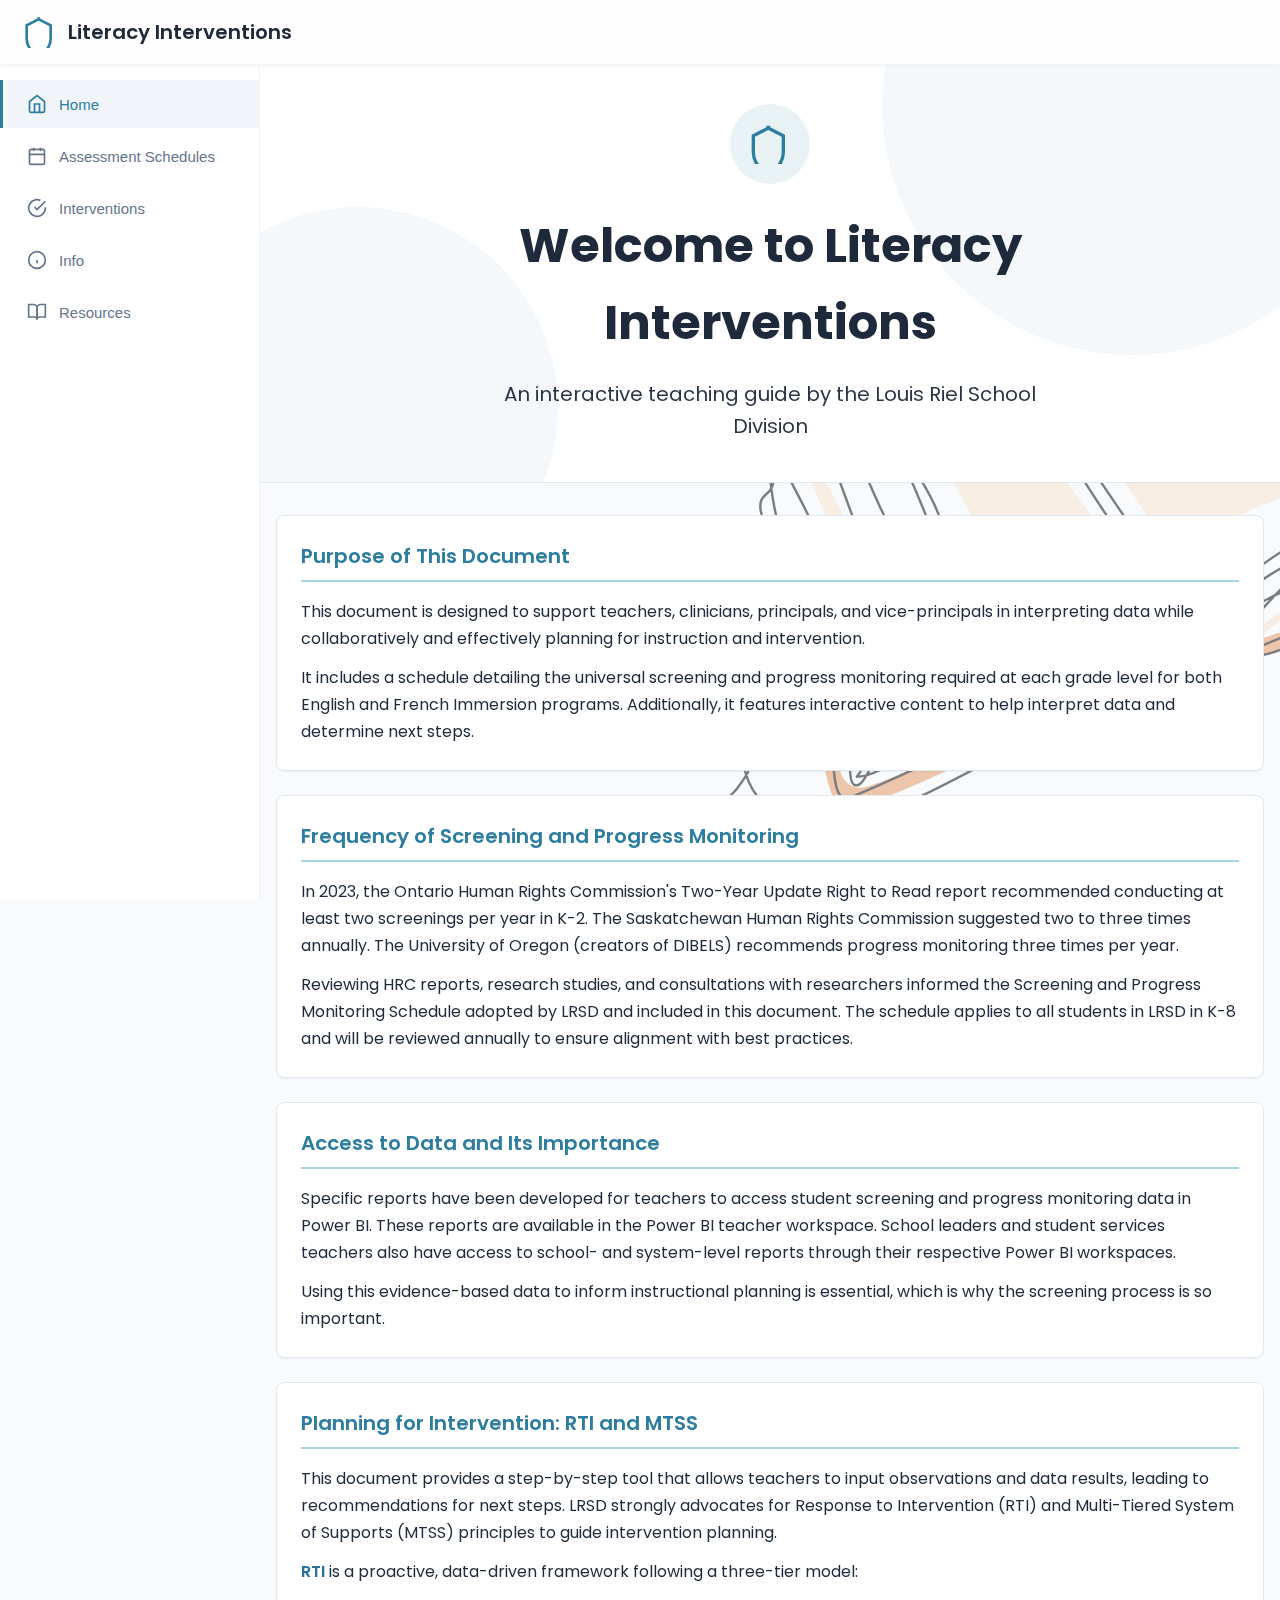
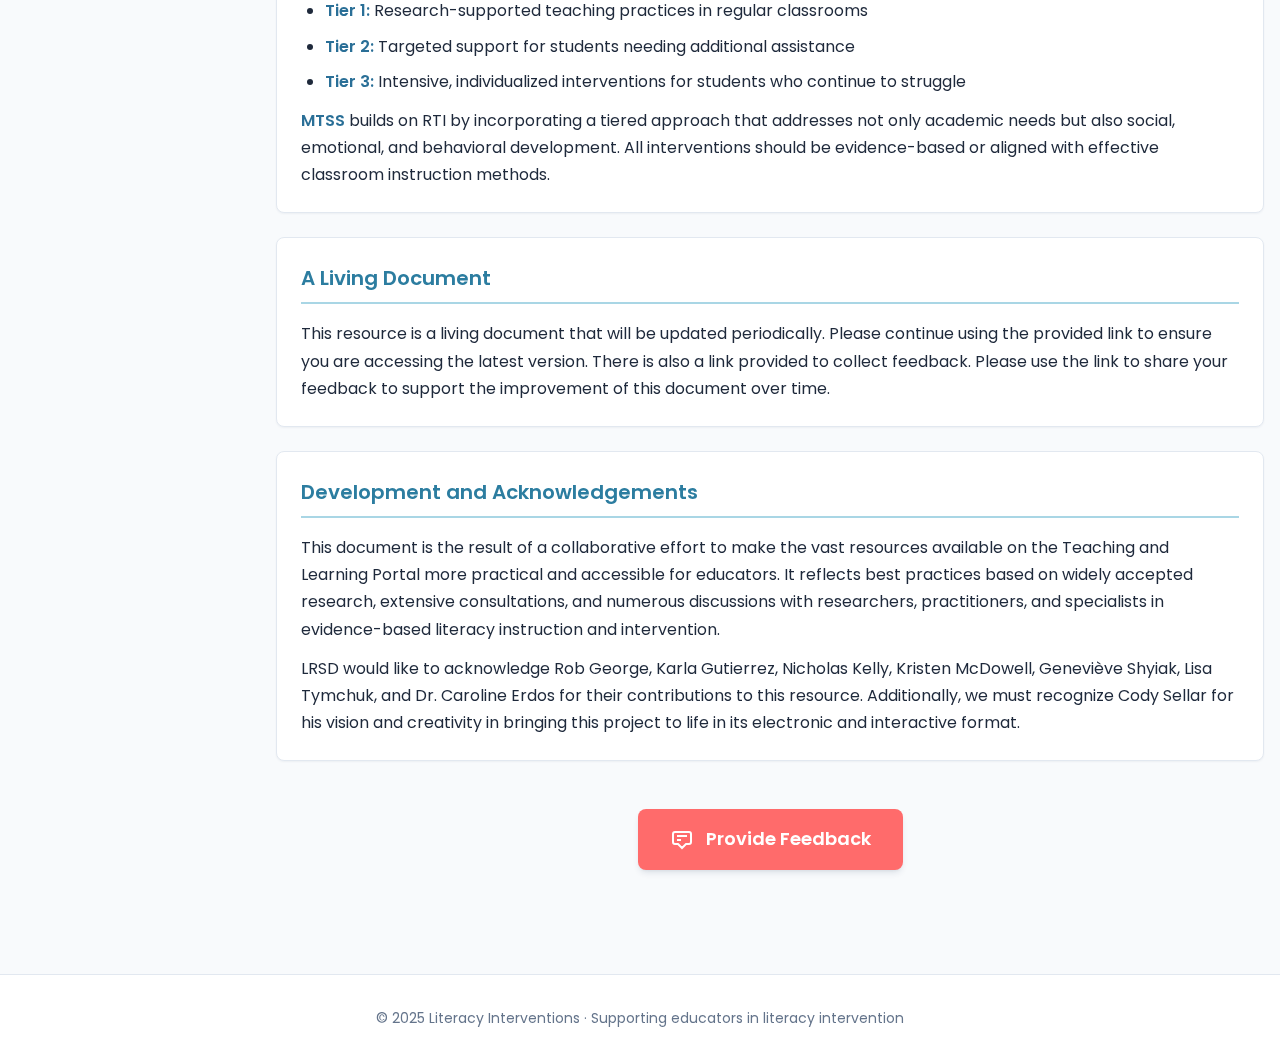
<file: index.html>
<!DOCTYPE html>
<html lang="en">
<head>
    <meta charset="UTF-8">
    <meta name="viewport" content="width=device-width, initial-scale=1.0">
    <title>Literacy Interventions - Interactive Teaching Guide</title>
    <link rel="preconnect" href="https://fonts.googleapis.com">
    <link rel="preconnect" href="https://fonts.gstatic.com" crossorigin>
    <link href="https://fonts.googleapis.com/css2?family=Poppins:wght@300;400;500;600;700&display=swap" rel="stylesheet">
    <link rel="stylesheet" href="styles.css">
</head>
<body>
    <!-- Top Navigation -->
    <nav class="top-nav">
        <div class="nav-container">
            <div class="logo-section">
                <svg class="logo-icon" viewBox="0 0 24 24" fill="none" stroke="currentColor" stroke-width="2">
                    <path d="M12 2L2 7v10c0 5.55 3.84 10.74 9 12 5.16-1.26 9-6.45 9-12V7l-10-5z"/>
                </svg>
                <h1 class="logo-text">Literacy Interventions</h1>
            </div>
            
            <div class="nav-links">
                <button class="nav-link active" data-page="home">Home</button>
                <button class="nav-link" data-page="assessment-schedules">Assessment Schedules</button>
                <button class="nav-link" data-page="interventions">Interventions</button>
                <button class="nav-link" data-page="info">Info</button>
                <button class="nav-link" data-page="resources">Resources</button>
            </div>

            <button class="mobile-menu-btn" aria-label="Menu">
                <span></span>
                <span></span>
                <span></span>
            </button>
        </div>
    </nav>

    <!-- Sidebar Navigation -->
    <aside class="sidebar">
        <nav class="sidebar-nav">
            <button class="sidebar-item active" data-page="home">
                <svg class="sidebar-icon" viewBox="0 0 24 24" fill="none" stroke="currentColor" stroke-width="2">
                    <path d="M3 9l9-7 9 7v11a2 2 0 01-2 2H5a2 2 0 01-2-2z"/>
                    <path d="M9 22V12h6v10"/>
                </svg>
                <span class="sidebar-label">Home</span>
            </button>
            <button class="sidebar-item" data-page="assessment-schedules">
                <svg class="sidebar-icon" viewBox="0 0 24 24" fill="none" stroke="currentColor" stroke-width="2">
                    <rect x="3" y="4" width="18" height="18" rx="2" ry="2"/>
                    <path d="M16 2v4M8 2v4M3 10h18"/>
                </svg>
                <span class="sidebar-label">Assessment Schedules</span>
            </button>
            <button class="sidebar-item" data-page="interventions">
                <svg class="sidebar-icon" viewBox="0 0 24 24" fill="none" stroke="currentColor" stroke-width="2">
                    <path d="M22 11.08V12a10 10 0 11-5.93-9.14"/>
                    <path d="M22 4L12 14.01l-3-3"/>
                </svg>
                <span class="sidebar-label">Interventions</span>
            </button>
            <button class="sidebar-item" data-page="info">
                <svg class="sidebar-icon" viewBox="0 0 24 24" fill="none" stroke="currentColor" stroke-width="2">
                    <circle cx="12" cy="12" r="10"/>
                    <path d="M12 16v-4M12 8h.01"/>
                </svg>
                <span class="sidebar-label">Info</span>
            </button>
            <button class="sidebar-item" data-page="resources">
                <svg class="sidebar-icon" viewBox="0 0 24 24" fill="none" stroke="currentColor" stroke-width="2">
                    <path d="M2 3h6a4 4 0 014 4v14a3 3 0 00-3-3H2z"/>
                    <path d="M22 3h-6a4 4 0 00-4 4v14a3 3 0 013-3h7z"/>
                </svg>
                <span class="sidebar-label">Resources</span>
            </button>
        </nav>
    </aside>

    <!-- Mobile Navigation Overlay -->
    <div class="mobile-nav-overlay">
        <div class="mobile-nav-content">
            <button class="mobile-nav-item active" data-page="home">
                <span>Home</span>
                <svg viewBox="0 0 24 24" fill="none" stroke="currentColor" stroke-width="2">
                    <path d="M9 18l6-6-6-6"/>
                </svg>
            </button>
            <button class="mobile-nav-item" data-page="assessment-schedules">
                <span>Assessment Schedules</span>
                <svg viewBox="0 0 24 24" fill="none" stroke="currentColor" stroke-width="2">
                    <path d="M9 18l6-6-6-6"/>
                </svg>
            </button>
            <button class="mobile-nav-item" data-page="interventions">
                <span>Interventions</span>
                <svg viewBox="0 0 24 24" fill="none" stroke="currentColor" stroke-width="2">
                    <path d="M9 18l6-6-6-6"/>
                </svg>
            </button>
            <button class="mobile-nav-item" data-page="info">
                <span>Info</span>
                <svg viewBox="0 0 24 24" fill="none" stroke="currentColor" stroke-width="2">
                    <path d="M9 18l6-6-6-6"/>
                </svg>
            </button>
            <button class="mobile-nav-item" data-page="resources">
                <span>Resources</span>
                <svg viewBox="0 0 24 24" fill="none" stroke="currentColor" stroke-width="2">
                    <path d="M9 18l6-6-6-6"/>
                </svg>
            </button>
        </div>
    </div>

    <!-- Main Content -->
    <main class="main-content">
        
        <!-- Home Section -->
        <section id="home-section" class="content-section active">
            <div class="home-hero">
                <div class="hero-content">
                    <div class="hero-icon">
                        <svg viewBox="0 0 24 24" fill="none" stroke="currentColor" stroke-width="2" aria-hidden="true" role="presentation">
                            <path d="M12 2L2 7v10c0 5.55 3.84 10.74 9 12 5.16-1.26 9-6.45 9-12V7l-10-5z"/>
                        </svg>
                    </div>
                    <h1 class="hero-title">Welcome to Literacy Interventions</h1>
                    <p class="hero-subtitle">An interactive teaching guide by the Louis Riel School Division</p>
                </div>
            </div>

            <div class="home-content">
                <div class="content-card">
                    <h2 class="section-heading">Purpose of This Document</h2>
                    <p>This document is designed to support teachers, clinicians, principals, and vice-principals in interpreting data while collaboratively and effectively planning for instruction and intervention.</p>
                    <p>It includes a schedule detailing the universal screening and progress monitoring required at each grade level for both English and French Immersion programs. Additionally, it features interactive content to help interpret data and determine next steps.</p>
                </div>

                <div class="content-card">
                    <h2 class="section-heading">Frequency of Screening and Progress Monitoring</h2>
                    <p>In 2023, the Ontario Human Rights Commission's Two-Year Update Right to Read report recommended conducting at least two screenings per year in K-2. The Saskatchewan Human Rights Commission suggested two to three times annually. The University of Oregon (creators of DIBELS) recommends progress monitoring three times per year.</p>
                    <p>Reviewing HRC reports, research studies, and consultations with researchers informed the Screening and Progress Monitoring Schedule adopted by LRSD and included in this document. The schedule applies to all students in LRSD in K-8 and will be reviewed annually to ensure alignment with best practices.</p>
                </div>

                <div class="content-card">
                    <h2 class="section-heading">Access to Data and Its Importance</h2>
                    <p>Specific reports have been developed for teachers to access student screening and progress monitoring data in Power BI. These reports are available in the Power BI teacher workspace. School leaders and student services teachers also have access to school- and system-level reports through their respective Power BI workspaces.</p>
                    <p>Using this evidence-based data to inform instructional planning is essential, which is why the screening process is so important.</p>
                </div>

                <div class="content-card">
                    <h2 class="section-heading">Planning for Intervention: RTI and MTSS</h2>
                    <p>This document provides a step-by-step tool that allows teachers to input observations and data results, leading to recommendations for next steps. LRSD strongly advocates for Response to Intervention (RTI) and Multi-Tiered System of Supports (MTSS) principles to guide intervention planning.</p>
                    <p><strong>RTI</strong> is a proactive, data-driven framework following a three-tier model:</p>
                    <ul>
                        <li><strong>Tier 1:</strong> Research-supported teaching practices in regular classrooms</li>
                        <li><strong>Tier 2:</strong> Targeted support for students needing additional assistance</li>
                        <li><strong>Tier 3:</strong> Intensive, individualized interventions for students who continue to struggle</li>
                    </ul>
                    <p><strong>MTSS</strong> builds on RTI by incorporating a tiered approach that addresses not only academic needs but also social, emotional, and behavioral development. All interventions should be evidence-based or aligned with effective classroom instruction methods.</p>
                </div>

                <div class="content-card">
                    <h2 class="section-heading">A Living Document</h2>
                    <p>This resource is a living document that will be updated periodically. Please continue using the provided link to ensure you are accessing the latest version. There is also a link provided to collect feedback. Please use the link to share your feedback to support the improvement of this document over time.</p>
                </div>

                <div class="content-card">
                    <h2 class="section-heading">Development and Acknowledgements</h2>
                    <p>This document is the result of a collaborative effort to make the vast resources available on the Teaching and Learning Portal more practical and accessible for educators. It reflects best practices based on widely accepted research, extensive consultations, and numerous discussions with researchers, practitioners, and specialists in evidence-based literacy instruction and intervention.</p>
                    <p>LRSD would like to acknowledge Rob George, Karla Gutierrez, Nicholas Kelly, Kristen McDowell, Geneviève Shyiak, Lisa Tymchuk, and Dr. Caroline Erdos for their contributions to this resource. Additionally, we must recognize Cody Sellar for his vision and creativity in bringing this project to life in its electronic and interactive format.</p>
                </div>

                <div class="feedback-section">
                    <a href="https://forms.gle/your-feedback-form" target="_blank" rel="noopener noreferrer" class="feedback-button">
                        <svg viewBox="0 0 24 24" fill="none" stroke="currentColor" stroke-width="2" aria-hidden="true" role="presentation">
                            <path d="M7 8h10M7 12h4m1 8l-4-4H5a2 2 0 01-2-2V6a2 2 0 012-2h14a2 2 0 012 2v8a2 2 0 01-2 2h-3l-4 4z"/>
                        </svg>
                        Provide Feedback
                    </a>
                </div>
            </div>
        </section>
        
        <!-- Interventions Section with Filterable Menu -->
        <section id="interventions-section" class="content-section">
            <!-- Interventions Options Screen -->
            <div id="interventions-options-screen" class="interventions-options">
                <div class="interventions-header-compact">
                    <h2 class="section-title">Interventions & Assessments</h2>
                    <p class="section-subtitle">Choose how you would like to access interventions and assessments</p>
                </div>
                
                <div class="interventions-options-grid">
                    <button class="intervention-option-card intervention-option-featured" onclick="openInteractiveFlowchart()" aria-label="Open Interactive Flowchart - Guided decision making through all intervention tiers">
                        <div class="option-icon">
                            <svg viewBox="0 0 24 24" fill="none" stroke="currentColor" stroke-width="2" aria-hidden="true">
                                <path d="M12 2v4m0 12v4M4.93 4.93l2.83 2.83m8.48 8.48l2.83 2.83M2 12h4m12 0h4M4.93 19.07l2.83-2.83m8.48-8.48l2.83-2.83"/>
                            </svg>
                        </div>
                        <div class="option-content">
                            <h3>Interactive Flowchart</h3>
                            <p>Guided decision making through intervention tiers</p>
                        </div>
                        <div class="card-arrow">
                            <svg viewBox="0 0 24 24" fill="none" stroke="currentColor" stroke-width="2" aria-hidden="true">
                                <path d="M9 18l6-6-6-6"/>
                            </svg>
                        </div>
                    </button>

                    <button class="intervention-option-card" onclick="openInterventionsMenuView()" aria-label="Open Interventions Menu - Search and filter interventions and assessments by criteria">
                        <div class="option-icon">
                            <svg viewBox="0 0 24 24" fill="none" stroke="currentColor" stroke-width="2" aria-hidden="true">
                                <path d="M4 6h16M4 12h16M4 18h16"/>
                            </svg>
                        </div>
                        <div class="option-content">
                            <h3>Interventions Menu</h3>
                            <p>Search and filter by criteria</p>
                        </div>
                        <div class="card-arrow">
                            <svg viewBox="0 0 24 24" fill="none" stroke="currentColor" stroke-width="2" aria-hidden="true">
                                <path d="M9 18l6-6-6-6"/>
                            </svg>
                        </div>
                    </button>
                </div>
            </div>

            <!-- Interventions Menu View (hidden by default) -->
            <div id="interventions-menu-full-view" class="interventions-detail-view" style="display: none;">
                <div class="dropdown-wizard">
                    <div class="dropdown-wizard-header">
                        <button class="back-btn-minimal" onclick="returnToInterventionsOptions()" aria-label="Back">
                            <svg viewBox="0 0 24 24" fill="none" stroke="currentColor" stroke-width="2">
                                <path d="M19 12H5M12 19l-7-7 7-7"/>
                            </svg>
                        </button>
                        <span class="wizard-title">Find Interventions</span>
                        <button class="reset-btn-minimal" onclick="restartMenu()" aria-label="Reset">
                            <svg viewBox="0 0 24 24" fill="none" stroke="currentColor" stroke-width="2">
                                <path d="M3 12a9 9 0 0 1 9-9 9.75 9.75 0 0 1 6.74 2.74L21 8"/>
                                <path d="M21 3v5h-5"/>
                            </svg>
                        </button>
                    </div>
                    
                    <!-- Inline Dropdowns Row -->
                    <div class="dropdown-row">
                        <!-- Language filter hidden per requirements -->
                        <div class="dropdown-group dropdown-group-small" style="display: none;">
                            <label for="language-filter">Program</label>
                            <select id="language-filter" class="styled-select" onchange="onLanguageFilterChange(this.value)">
                                <option value="">All</option>
                                <option value="English">English</option>
                                <option value="French">French Immersion</option>
                            </select>
                        </div>
                        
                        <div class="dropdown-group">
                            <label for="screener-select">Screener</label>
                            <select id="screener-select" class="styled-select" onchange="onScreenerDropdownChange(this.value)">
                                <option value="">Select...</option>
                                <optgroup label="English">
                                    <option value="DIBELS">DIBELS (K-6)</option>
                                    <option value="CTOPP-2">CTOPP-2 (K-3)</option>
                                </optgroup>
                                <optgroup label="French Immersion">
                                    <option value="THaFoL">THaFoL (K-3)</option>
                                    <option value="IDAPEL">IDAPEL (K-3)</option>
                                </optgroup>
                            </select>
                        </div>
                        
                        <div class="dropdown-group">
                            <label for="subtest-select">Subtest</label>
                            <select id="subtest-select" class="styled-select" disabled onchange="onSubtestDropdownChange(this.value)">
                                <option value="">Select...</option>
                            </select>
                        </div>
                        
                        <div class="dropdown-group">
                            <label for="pillar-select">Pillar</label>
                            <select id="pillar-select" class="styled-select" disabled onchange="onPillarDropdownChange(this.value)">
                                <option value="">Select...</option>
                            </select>
                        </div>
                        
                        <div class="dropdown-group">
                            <label for="type-select">Type</label>
                            <select id="type-select" class="styled-select" disabled onchange="onTypeDropdownChange(this.value)">
                                <option value="">Select...</option>
                                <option value="Assessment">Assessment</option>
                                <option value="Intervention">Intervention</option>
                            </select>
                        </div>
                    </div>
                    
                    <!-- Compact Results Section -->
                    <div id="dropdown-results" class="dropdown-results" style="display: none;">
                        <div class="results-header-compact">
                            <span id="results-count-compact">0 results</span>
                        </div>
                        <div id="results-list-compact" class="results-list-compact"></div>
                    </div>
                </div>
            </div>
            
            <!-- Flowchart View Container -->
            <div id="flowchart-container" class="flowchart-view-hidden"></div>
        </section>

        <!-- Assessment Schedules Section -->
        <section id="assessment-schedules-section" class="content-section">
            <div class="hero-area">
                <h2 class="section-title">Assessment Schedules</h2>
                <p class="section-subtitle">Literacy assessment timing and schedules for different programs and grade levels</p>
                
                <!-- View Toggle -->
                <div class="schedule-toggle" role="tablist" aria-label="Schedule view options">
                    <button 
                        class="toggle-segment active" 
                        role="tab" 
                        aria-selected="true" 
                        aria-controls="schedule-calendar-view"
                        data-view="calendar"
                        id="calendar-tab">
                        Calendar
                    </button>
                    <button 
                        class="toggle-segment" 
                        role="tab" 
                        aria-selected="false" 
                        aria-controls="schedule-table-view"
                        data-view="table"
                        id="table-tab">
                        Table
                    </button>
                </div>
            </div>

            <div class="content-wrapper">
                <!-- Calendar View -->
                <div id="schedule-calendar-view" class="schedule-view active" role="tabpanel" aria-labelledby="calendar-tab">
                    <div id="calendar-container"></div>
                    <div id="calendar-legend" class="calendar-legend"></div>
                </div>

                <!-- Table View -->
                <div id="schedule-table-view" class="schedule-view" role="tabpanel" aria-labelledby="table-tab" hidden>
                    <div id="table-container"></div>
                </div>

                <div class="best-practices">
                    <h3>Assessment Best Practices</h3>
                    <div class="practice-grid">
                        <div class="practice-item">
                            <svg class="practice-icon" viewBox="0 0 24 24" fill="none" stroke="currentColor" stroke-width="2">
                                <circle cx="12" cy="12" r="10"/>
                                <circle cx="12" cy="12" r="6"/>
                                <circle cx="12" cy="12" r="2"/>
                            </svg>
                            <span>Quiet testing environment</span>
                        </div>
                        <div class="practice-item">
                            <svg class="practice-icon" viewBox="0 0 24 24" fill="none" stroke="currentColor" stroke-width="2">
                                <circle cx="12" cy="12" r="10"/>
                                <path d="M12 6v6l4 2"/>
                            </svg>
                            <span>Consistent timing</span>
                        </div>
                        <div class="practice-item">
                            <svg class="practice-icon" viewBox="0 0 24 24" fill="none" stroke="currentColor" stroke-width="2">
                                <path d="M3 3v18h18"/>
                                <path d="M18 17V9M14 17v-3M10 17v-5M6 17v-1"/>
                            </svg>
                            <span>Multiple data points</span>
                        </div>
                        <div class="practice-item">
                            <svg class="practice-icon" viewBox="0 0 24 24" fill="none" stroke="currentColor" stroke-width="2">
                                <path d="M17 21v-2a4 4 0 00-4-4H5a4 4 0 00-4 4v2"/>
                                <circle cx="9" cy="7" r="4"/>
                                <path d="M23 21v-2a4 4 0 00-3-3.87M16 3.13a4 4 0 010 7.75"/>
                            </svg>
                            <span>Trained assessors</span>
                        </div>
                        <div class="practice-item">
                            <svg class="practice-icon" viewBox="0 0 24 24" fill="none" stroke="currentColor" stroke-width="2">
                                <path d="M14 2H6a2 2 0 00-2 2v16a2 2 0 002 2h12a2 2 0 002-2V8z"/>
                                <path d="M14 2v6h6M16 13H8M16 17H8M10 9H8"/>
                            </svg>
                            <span>Clear documentation</span>
                        </div>
                        <div class="practice-item">
                            <svg class="practice-icon" viewBox="0 0 24 24" fill="none" stroke="currentColor" stroke-width="2">
                                <path d="M21 15a2 2 0 01-2 2H7l-4 4V5a2 2 0 012-2h14a2 2 0 012 2z"/>
                            </svg>
                            <span>Team collaboration</span>
                        </div>
                    </div>
                </div>
            </div>
        </section>

        <!-- Info Section -->
        <section id="info-section" class="content-section">
            <div class="hero-area">
                <h2 class="section-title">Information & Support</h2>
                <p class="section-subtitle">Educational information about assessment and literacy concepts</p>
            </div>

            <div class="content-wrapper">
                <!-- Understanding Scores/Percentiles -->
                <div class="info-subsection">
                    <div class="subsection-header">
                        <h3>Understanding Scores & Percentiles</h3>
                    </div>
                    
                    <div class="info-grid">
                        <div class="info-block">
                            <h4>Assessment Scores</h4>
                            <p>Assessment scores represent a student's performance on specific literacy tasks. Scores are compared to grade-level benchmarks to determine if a student is meeting expectations.</p>
                            <ul class="score-list">
                                <li><span class="color-badge blue">Blue</span> Strong performance, skill demonstrated</li>
                                <li><span class="color-badge green">Green</span> Adequate performance, skill present</li>
                                <li><span class="color-badge yellow">Yellow</span> Below benchmark, skill needs attention</li>
                                <li><span class="color-badge red">Red</span> Well below benchmark, immediate intervention needed</li>
                            </ul>
                        </div>

                        <div class="info-block">
                            <h4>Percentiles</h4>
                            <p>Percentiles indicate how a student's performance compares to other students nationally. A percentile rank of 75 means the student performed better than 75% of students at the same grade level.</p>
                            <ul class="score-list">
                                <li><strong>90th percentile or above:</strong> Exceeding expectations</li>
                                <li><strong>40th-90th percentile:</strong> Meeting grade-level expectations</li>
                                <li><strong>20th-39th percentile:</strong> Some risk, needs monitoring</li>
                                <li><strong>Below 20th percentile:</strong> At risk, needs intervention</li>
                            </ul>
                        </div>
                    </div>
                </div>

                <!-- FAQs -->
                <div class="info-subsection">
                    <div class="subsection-header">
                        <h3>Frequently Asked Questions</h3>
                    </div>

                    <div class="faq-container">
                        <!-- DIBELS FAQs -->
                        <div class="faq-category">
                            <h4 class="faq-category-title">DIBELS Assessments</h4>
                            
                            <div class="faq-item">
                                <button class="faq-question" onclick="toggleFAQ(this)">
                                    <span>What is DIBELS?</span>
                                    <div class="faq-icon">
                                        <span class="plus"></span>
                                    </div>
                                </button>
                                <div class="faq-answer">
                                    <p>DIBELS (Dynamic Indicators of Basic Early Literacy Skills) is a set of procedures and measures for assessing the acquisition of literacy skills from kindergarten through sixth grade. It is designed to be short, efficient measures of early literacy development.</p>
                                </div>
                            </div>

                            <div class="faq-item">
                                <button class="faq-question" onclick="toggleFAQ(this)">
                                    <span>How long does DIBELS testing take?</span>
                                    <div class="faq-icon">
                                        <span class="plus"></span>
                                    </div>
                                </button>
                                <div class="faq-answer">
                                    <p>DIBELS assessments are designed to be brief. Individual subtests typically take 1-3 minutes each. A complete screening battery usually takes 10-15 minutes per student.</p>
                                </div>
                            </div>
                        </div>

                        <!-- THaFoL FAQs -->
                        <div class="faq-category">
                            <h4 class="faq-category-title">THaFoL Assessments</h4>
                            
                            <div class="faq-item">
                                <button class="faq-question" onclick="toggleFAQ(this)">
                                    <span>What is THaFoL?</span>
                                    <div class="faq-icon">
                                        <span class="plus"></span>
                                    </div>
                                </button>
                                <div class="faq-answer">
                                    <p>THaFoL (Test des Habiletés Fondamentales en Lecture) is a French literacy assessment tool designed for French Immersion and Francophone programs. It measures foundational reading skills in French.</p>
                                </div>
                            </div>
                        </div>

                        <!-- CTOPP-2 FAQs -->
                        <div class="faq-category">
                            <h4 class="faq-category-title">CTOPP-2 Assessments</h4>
                            
                            <div class="faq-item">
                                <button class="faq-question" onclick="toggleFAQ(this)">
                                    <span>What is CTOPP-2?</span>
                                    <div class="faq-icon">
                                        <span class="plus"></span>
                                    </div>
                                </button>
                                <div class="faq-answer">
                                    <p>CTOPP-2 (Comprehensive Test of Phonological Processing, Second Edition) assesses phonological awareness, phonological memory, and rapid naming. It is used to identify individuals who may have reading difficulties related to phonological processing.</p>
                                </div>
                            </div>
                        </div>

                        <!-- LRSD Portal FAQs -->
                        <div class="faq-category">
                            <h4 class="faq-category-title">LRSD Portal & Data Access</h4>
                            
                            <div class="faq-item">
                                <button class="faq-question" onclick="toggleFAQ(this)">
                                    <span>How do I access literacy data in the LRSD Portal?</span>
                                    <div class="faq-icon">
                                        <span class="plus"></span>
                                    </div>
                                </button>
                                <div class="faq-answer">
                                    <p>Log in to the LRSD Portal with your credentials. Navigate to the Assessment section, select Literacy Assessments, and choose your student or class. Data is organized by assessment period (Fall, Winter, Spring) and subtest.</p>
                                </div>
                            </div>

                            <div class="faq-item">
                                <button class="faq-question" onclick="toggleFAQ(this)">
                                    <span>Who can I contact for help with assessment data?</span>
                                    <div class="faq-icon">
                                        <span class="plus"></span>
                                    </div>
                                </button>
                                <div class="faq-answer">
                                    <p>Contact your school's literacy coordinator or the district literacy support team. They can help you interpret data, troubleshoot portal access issues, and guide intervention planning.</p>
                                </div>
                            </div>
                        </div>
                    </div>
                </div>
            </div>
        </section>

        <!-- Understanding Scores Section (for backward compatibility) -->
        <section id="understanding-scores-section" class="content-section">
            <div class="hero-area">
                <h2 class="section-title">Understanding Assessment Scores</h2>
                <p class="section-subtitle">Interpreting results and determining next steps</p>
            </div>

            <div class="content-wrapper">
                <div class="info-grid">
                    <div class="info-block">
                        <h3>Score Categories</h3>
                        <p>Understanding benchmark levels</p>
                        <ul style="list-style: none; padding: 0;">
                            <li style="padding: 0.5rem 0; color: #3b82f6;">
                                <strong>Blue (Strong):</strong> Skill demonstrated, exceeding expectations
                            </li>
                            <li style="padding: 0.5rem 0; color: #10b981;">
                                <strong>Green (Adequate):</strong> Meeting grade-level expectations
                            </li>
                            <li style="padding: 0.5rem 0; color: #f59e0b;">
                                <strong>Yellow (Below):</strong> Some risk, needs monitoring
                            </li>
                            <li style="padding: 0.5rem 0; color: #ef4444;">
                                <strong>Red (Well Below):</strong> High risk, needs intervention
                            </li>
                        </ul>
                    </div>

                    <div class="info-block">
                        <h3>Decision Rules</h3>
                        <p>When to move between tiers</p>
                        <ul style="list-style: none; padding: 0;">
                            <li style="padding: 0.5rem 0;">
                                <strong>Move to Tier 2:</strong> Below benchmark for 2+ screenings
                            </li>
                            <li style="padding: 0.5rem 0;">
                                <strong>Move to Tier 3:</strong> Well below + minimal progress in Tier 2
                            </li>
                            <li style="padding: 0.5rem 0;">
                                <strong>Fade Support:</strong> At benchmark for 3+ progress checks
                            </li>
                        </ul>
                    </div>
                </div>
            </div>
        </section>

        <!-- FAQs Section -->
        <section id="faqs-section" class="content-section">
            <div class="hero-area">
                <h2 class="section-title">Frequently Asked Questions</h2>
                <p class="section-subtitle">Common questions about literacy interventions</p>
            </div>

            <div class="content-wrapper">
                <div class="faq-container">
                    <div class="faq-item">
                        <button class="faq-question" onclick="toggleFAQ(this)">
                            <span>What is RTI/MTSS?</span>
                            <div class="faq-icon">
                                <span class="plus"></span>
                            </div>
                        </button>
                        <div class="faq-answer">
                            <p>Response to Intervention (RTI) and Multi-Tiered System of Supports (MTSS) are frameworks for providing academic support to all students through increasingly intensive levels of instruction.</p>
                        </div>
                    </div>

                    <div class="faq-item">
                        <button class="faq-question" onclick="toggleFAQ(this)">
                            <span>How long should interventions last?</span>
                            <div class="faq-icon">
                                <span class="plus"></span>
                            </div>
                        </button>
                        <div class="faq-answer">
                            <p>Interventions should be implemented with fidelity for at least 6-8 weeks before making decisions about effectiveness. Tier 2 typically involves 20-30 minutes daily, while Tier 3 requires 45-60 minutes daily.</p>
                        </div>
                    </div>

                    <div class="faq-item">
                        <button class="faq-question" onclick="toggleFAQ(this)">
                            <span>What group sizes are recommended?</span>
                            <div class="faq-icon">
                                <span class="plus"></span>
                            </div>
                        </button>
                        <div class="faq-answer">
                            <p>Tier 1: Whole class instruction. Tier 2: Small groups of 3-6 students with similar needs. Tier 3: Groups of 1-3 students or individual instruction for intensive support.</p>
                        </div>
                    </div>

                    <div class="faq-item">
                        <button class="faq-question" onclick="toggleFAQ(this)">
                            <span>Should interventions replace core instruction?</span>
                            <div class="faq-icon">
                                <span class="plus"></span>
                            </div>
                        </button>
                        <div class="faq-answer">
                            <p>No. Interventions should be provided in addition to, not instead of, high-quality core instruction. All students need access to grade-level content and instruction.</p>
                        </div>
                    </div>
                </div>
            </div>
        </section>

        <!-- Resources Section -->
        <section id="resources-section" class="content-section">
            <div class="hero-area">
                <h2 class="section-title">Resources</h2>
                <p class="section-subtitle">Tools and materials for literacy intervention</p>
            </div>

            <div class="content-wrapper">
                <div class="resource-grid">
                    <div class="resource-category">
                        <div class="category-header">
                            <svg class="category-icon" viewBox="0 0 24 24" fill="none" stroke="currentColor" stroke-width="2">
                                <path d="M3 3v18h18"/>
                                <path d="M18 17V9M14 17v-3M10 17v-5M6 17v-1"/>
                            </svg>
                            <h3>Assessment Tools</h3>
                        </div>
                        <ul class="resource-list">
                            <li><a href="https://dibels.uoregon.edu/" target="_blank" rel="noopener noreferrer">DIBELS Assessment Suite</a></li>
                            <li><a href="https://www.fastbridge.org/" target="_blank" rel="noopener noreferrer">FastBridge Learning</a></li>
                            <li><a href="https://www.pearsonassessments.com/aimsweb" target="_blank" rel="noopener noreferrer">AIMSweb Plus</a></li>
                            <li><a href="https://www.renaissance.com/products/star-reading/" target="_blank" rel="noopener noreferrer">STAR Reading</a></li>
                        </ul>
                    </div>

                    <div class="resource-category">
                        <div class="category-header">
                            <svg class="category-icon" viewBox="0 0 24 24" fill="none" stroke="currentColor" stroke-width="2">
                                <path d="M4 19.5A2.5 2.5 0 016.5 17H20"/>
                                <path d="M6.5 2H20v20H6.5A2.5 2.5 0 014 19.5v-15A2.5 2.5 0 016.5 2z"/>
                            </svg>
                            <h3>Intervention Programs</h3>
                        </div>
                        <ul class="resource-list">
                            <li><a href="https://www.wilsonlanguage.com/programs/fundations/" target="_blank" rel="noopener noreferrer">Wilson Fundations</a></li>
                            <li><a href="https://www.ortonacademy.org/" target="_blank" rel="noopener noreferrer">Orton-Gillingham</a></li>
                            <li><a href="https://ufli.education.ufl.edu/foundations/" target="_blank" rel="noopener noreferrer">UFLI Foundations</a></li>
                            <li><a href="https://www.95percentgroup.com/" target="_blank" rel="noopener noreferrer">95 Percent Group</a></li>
                        </ul>
                    </div>

                    <div class="resource-category">
                        <div class="category-header">
                            <svg class="category-icon" viewBox="0 0 24 24" fill="none" stroke="currentColor" stroke-width="2">
                                <path d="M22 10v6M2 10l10-5 10 5-10 5z"/>
                                <path d="M6 12v5c3 3 9 3 12 0v-5"/>
                            </svg>
                            <h3>Professional Development</h3>
                        </div>
                        <ul class="resource-list">
                            <li><a href="https://www.lexialearning.com/letrs" target="_blank" rel="noopener noreferrer">LETRS Training</a></li>
                            <li><a href="https://www.readingrockets.org/" target="_blank" rel="noopener noreferrer">Reading Rockets</a></li>
                            <li><a href="https://dyslexiaida.org/" target="_blank" rel="noopener noreferrer">IDA Certification</a></li>
                            <li><a href="https://www.pbis.org/" target="_blank" rel="noopener noreferrer">MTSS Implementation</a></li>
                        </ul>
                    </div>

                    <div class="resource-category">
                        <div class="category-header">
                            <svg class="category-icon" viewBox="0 0 24 24" fill="none" stroke="currentColor" stroke-width="2">
                                <rect x="2" y="3" width="20" height="14" rx="2" ry="2"/>
                                <path d="M8 21h8M12 17v4"/>
                            </svg>
                            <h3>Digital Tools</h3>
                        </div>
                        <ul class="resource-list">
                            <li><a href="https://www.lexialearning.com/products/core5" target="_blank" rel="noopener noreferrer">Lexia Core5</a></li>
                            <li><a href="https://www.curriculumassociates.com/products/i-ready-learning" target="_blank" rel="noopener noreferrer">iReady Reading</a></li>
                            <li><a href="https://www.raz-kids.com/" target="_blank" rel="noopener noreferrer">Raz-Kids</a></li>
                            <li><a href="https://www.nessy.com/" target="_blank" rel="noopener noreferrer">Nessy Learning</a></li>
                        </ul>
                    </div>

                    <div class="resource-category">
                        <div class="category-header">
                            <svg class="category-icon" viewBox="0 0 24 24" fill="none" stroke="currentColor" stroke-width="2">
                                <circle cx="11" cy="11" r="8"/>
                                <path d="M21 21l-4.35-4.35"/>
                            </svg>
                            <h3>Research & Evidence</h3>
                        </div>
                        <ul class="resource-list">
                            <li><a href="https://ies.ed.gov/ncee/wwc/" target="_blank" rel="noopener noreferrer">What Works Clearinghouse</a></li>
                            <li><a href="https://www.nationalreadingpanel.org/" target="_blank" rel="noopener noreferrer">National Reading Panel</a></li>
                            <li><a href="https://www.aecf.org/" target="_blank" rel="noopener noreferrer">Annie E. Casey Foundation</a></li>
                            <li><a href="https://www.readinghorizons.com/research" target="_blank" rel="noopener noreferrer">Reading Research</a></li>
                        </ul>
                    </div>

                    <div class="resource-category">
                        <div class="category-header">
                            <svg class="category-icon" viewBox="0 0 24 24" fill="none" stroke="currentColor" stroke-width="2">
                                <path d="M3 9l9-7 9 7v11a2 2 0 01-2 2H5a2 2 0 01-2-2z"/>
                                <path d="M9 22V12h6v10"/>
                            </svg>
                            <h3>Family Resources</h3>
                        </div>
                        <ul class="resource-list">
                            <li><a href="https://www.understood.org/" target="_blank" rel="noopener noreferrer">Understood.org</a></li>
                            <li><a href="https://www.readwritethink.org/" target="_blank" rel="noopener noreferrer">ReadWriteThink</a></li>
                            <li><a href="https://www.starfall.com/" target="_blank" rel="noopener noreferrer">Starfall</a></li>
                            <li><a href="https://www.storylineonline.net/" target="_blank" rel="noopener noreferrer">Storyline Online</a></li>
                        </ul>
                    </div>
                </div>
            </div>
        </section>
    </main>

    <!-- Footer -->
    <footer class="site-footer">
        <p>© 2025 Literacy Interventions · Supporting educators in literacy intervention</p>
    </footer>

    <!-- Flowchart Review Modal -->

    <script src="app.js"></script>
</body>
</html>
</file>
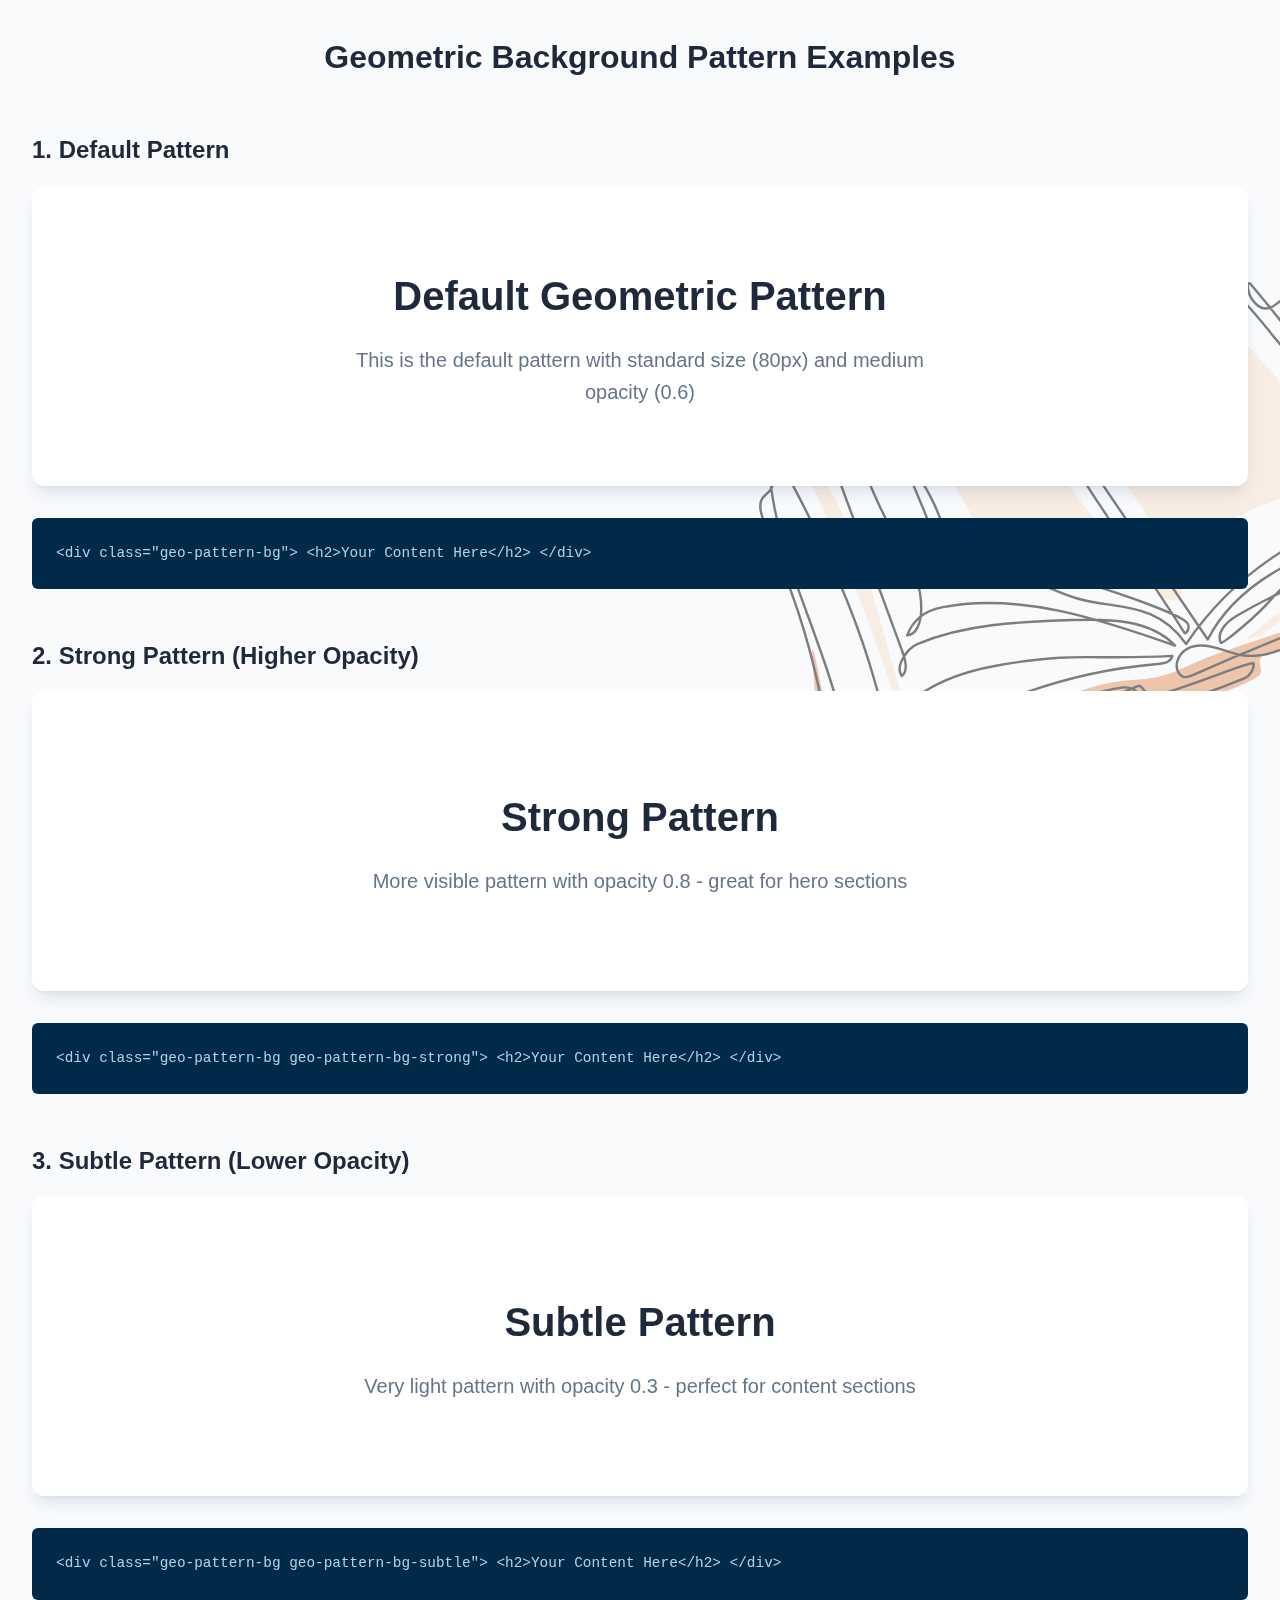
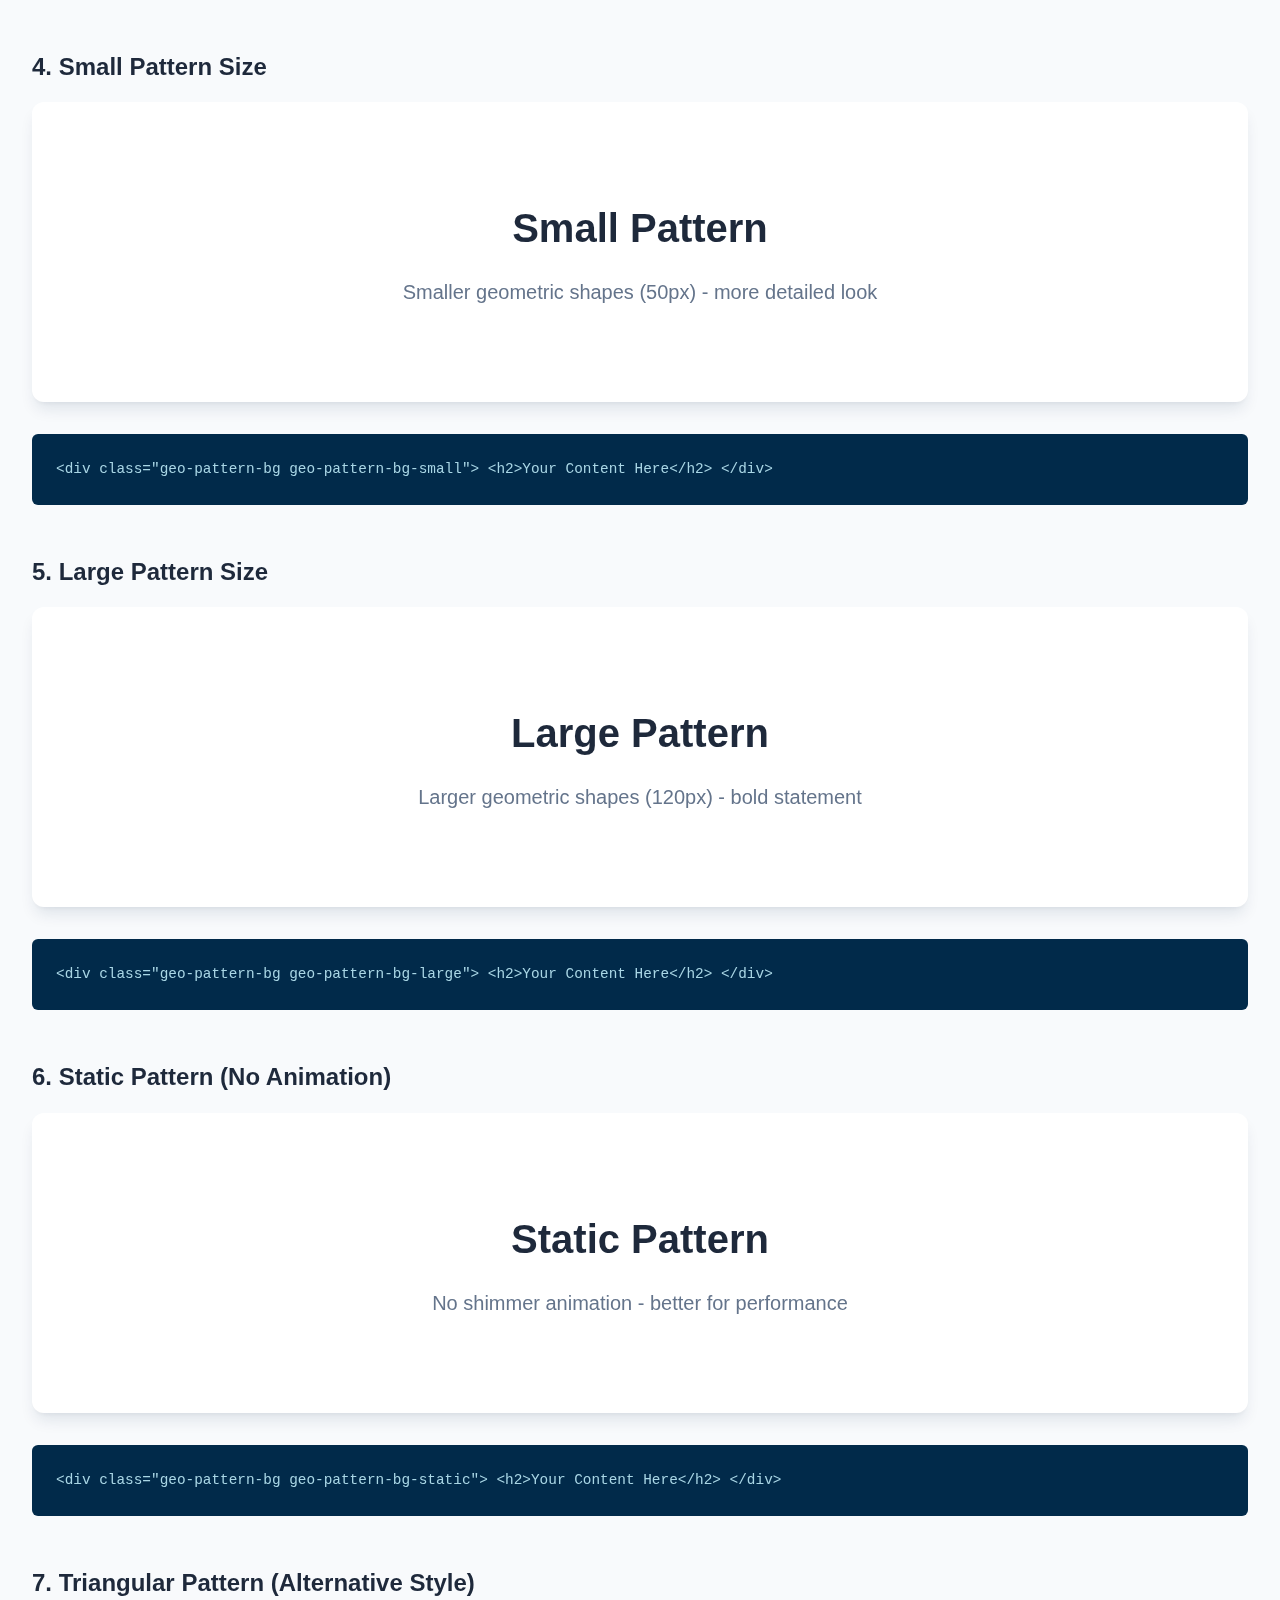
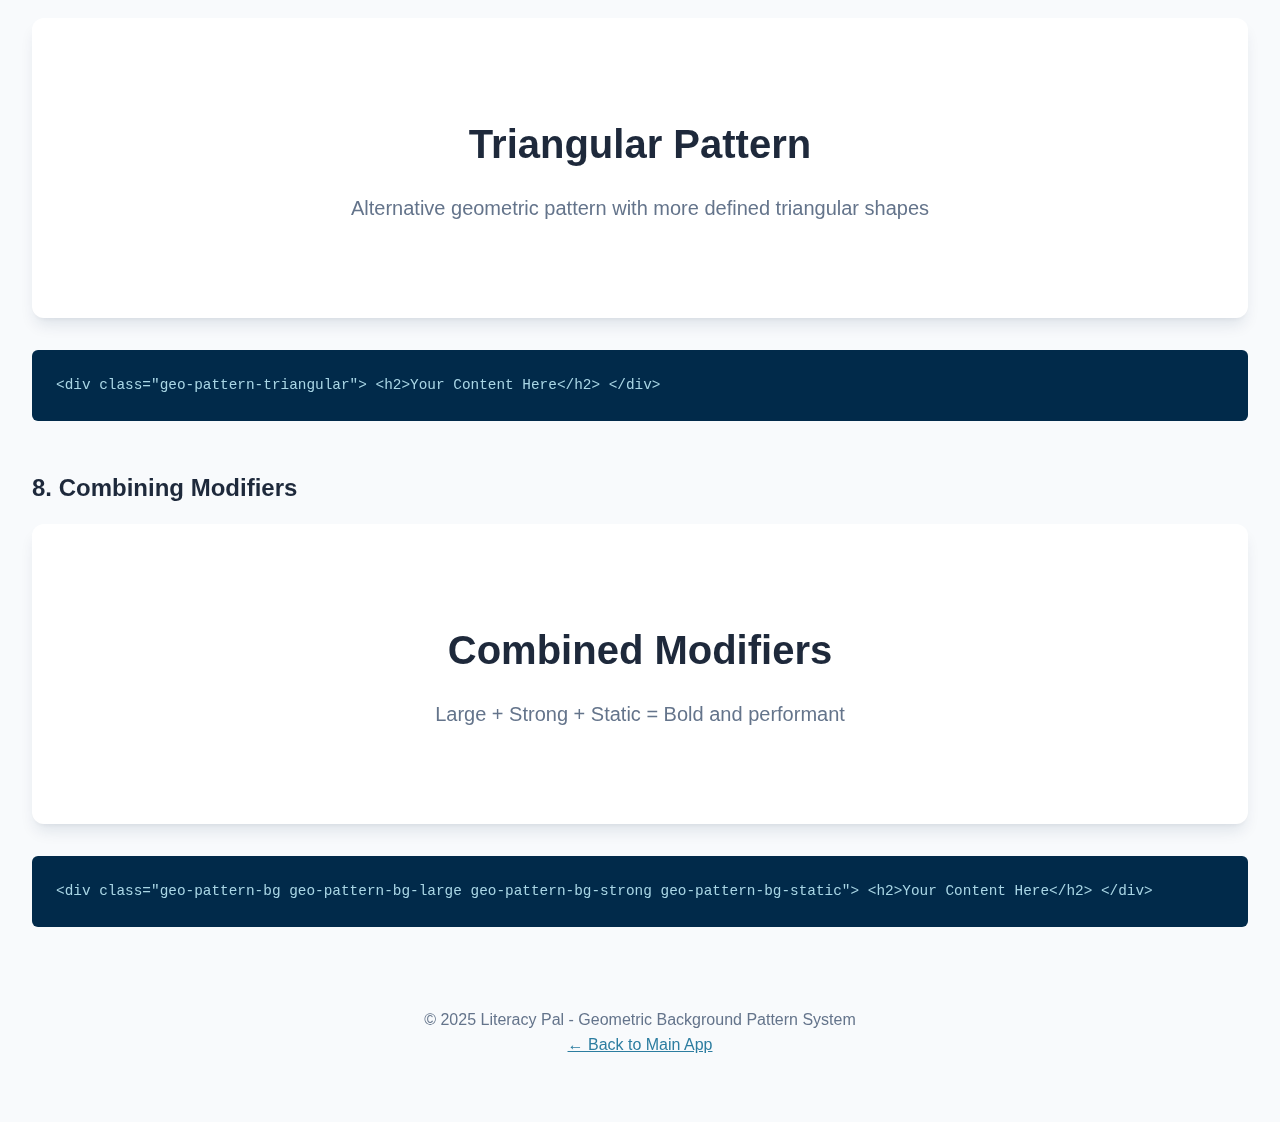
<file: pattern-examples.html>
<!DOCTYPE html>
<html lang="en">
<head>
    <meta charset="UTF-8">
    <meta name="viewport" content="width=device-width, initial-scale=1.0">
    <title>Geometric Pattern Examples - Literacy Pal</title>
    <link rel="stylesheet" href="styles.css">
    <style>
        body {
            padding: 2rem;
            background: var(--bg-secondary);
        }
        .example-section {
            margin-bottom: 3rem;
        }
        .example-box {
            min-height: 300px;
            display: flex;
            align-items: center;
            justify-content: center;
            border-radius: var(--radius-xl);
            box-shadow: var(--shadow-lg);
            margin-bottom: 2rem;
        }
        .example-content {
            padding: 2rem;
            text-align: center;
        }
        .example-content h2 {
            font-size: 2.5rem;
            margin-bottom: 1rem;
            color: var(--text-primary);
        }
        .example-content p {
            font-size: 1.25rem;
            color: var(--text-secondary);
            max-width: 600px;
        }
        .code-block {
            background: var(--bg-dark);
            color: var(--light-blue);
            padding: 1.5rem;
            border-radius: var(--radius);
            font-family: 'Courier New', monospace;
            font-size: 0.9rem;
            overflow-x: auto;
            margin-top: 1rem;
        }
        .section-title {
            font-size: 1.5rem;
            margin-bottom: 1rem;
            color: var(--text-primary);
        }
    </style>
</head>
<body>
    <h1 style="text-align: center; margin-bottom: 3rem; color: var(--text-primary);">
        Geometric Background Pattern Examples
    </h1>

    <!-- Example 1: Default Pattern -->
    <div class="example-section">
        <h3 class="section-title">1. Default Pattern</h3>
        <div class="example-box geo-pattern-bg" style="background: white;">
            <div class="example-content">
                <h2>Default Geometric Pattern</h2>
                <p>This is the default pattern with standard size (80px) and medium opacity (0.6)</p>
            </div>
        </div>
        <div class="code-block">
&lt;div class="geo-pattern-bg"&gt;
    &lt;h2&gt;Your Content Here&lt;/h2&gt;
&lt;/div&gt;
        </div>
    </div>

    <!-- Example 2: Strong Pattern -->
    <div class="example-section">
        <h3 class="section-title">2. Strong Pattern (Higher Opacity)</h3>
        <div class="example-box geo-pattern-bg geo-pattern-bg-strong" style="background: white;">
            <div class="example-content">
                <h2>Strong Pattern</h2>
                <p>More visible pattern with opacity 0.8 - great for hero sections</p>
            </div>
        </div>
        <div class="code-block">
&lt;div class="geo-pattern-bg geo-pattern-bg-strong"&gt;
    &lt;h2&gt;Your Content Here&lt;/h2&gt;
&lt;/div&gt;
        </div>
    </div>

    <!-- Example 3: Subtle Pattern -->
    <div class="example-section">
        <h3 class="section-title">3. Subtle Pattern (Lower Opacity)</h3>
        <div class="example-box geo-pattern-bg geo-pattern-bg-subtle" style="background: white;">
            <div class="example-content">
                <h2>Subtle Pattern</h2>
                <p>Very light pattern with opacity 0.3 - perfect for content sections</p>
            </div>
        </div>
        <div class="code-block">
&lt;div class="geo-pattern-bg geo-pattern-bg-subtle"&gt;
    &lt;h2&gt;Your Content Here&lt;/h2&gt;
&lt;/div&gt;
        </div>
    </div>

    <!-- Example 4: Small Pattern -->
    <div class="example-section">
        <h3 class="section-title">4. Small Pattern Size</h3>
        <div class="example-box geo-pattern-bg geo-pattern-bg-small" style="background: white;">
            <div class="example-content">
                <h2>Small Pattern</h2>
                <p>Smaller geometric shapes (50px) - more detailed look</p>
            </div>
        </div>
        <div class="code-block">
&lt;div class="geo-pattern-bg geo-pattern-bg-small"&gt;
    &lt;h2&gt;Your Content Here&lt;/h2&gt;
&lt;/div&gt;
        </div>
    </div>

    <!-- Example 5: Large Pattern -->
    <div class="example-section">
        <h3 class="section-title">5. Large Pattern Size</h3>
        <div class="example-box geo-pattern-bg geo-pattern-bg-large" style="background: white;">
            <div class="example-content">
                <h2>Large Pattern</h2>
                <p>Larger geometric shapes (120px) - bold statement</p>
            </div>
        </div>
        <div class="code-block">
&lt;div class="geo-pattern-bg geo-pattern-bg-large"&gt;
    &lt;h2&gt;Your Content Here&lt;/h2&gt;
&lt;/div&gt;
        </div>
    </div>

    <!-- Example 6: Static (No Animation) -->
    <div class="example-section">
        <h3 class="section-title">6. Static Pattern (No Animation)</h3>
        <div class="example-box geo-pattern-bg geo-pattern-bg-static" style="background: white;">
            <div class="example-content">
                <h2>Static Pattern</h2>
                <p>No shimmer animation - better for performance</p>
            </div>
        </div>
        <div class="code-block">
&lt;div class="geo-pattern-bg geo-pattern-bg-static"&gt;
    &lt;h2&gt;Your Content Here&lt;/h2&gt;
&lt;/div&gt;
        </div>
    </div>

    <!-- Example 7: Triangular Pattern -->
    <div class="example-section">
        <h3 class="section-title">7. Triangular Pattern (Alternative Style)</h3>
        <div class="example-box geo-pattern-triangular" style="background: white;">
            <div class="example-content">
                <h2>Triangular Pattern</h2>
                <p>Alternative geometric pattern with more defined triangular shapes</p>
            </div>
        </div>
        <div class="code-block">
&lt;div class="geo-pattern-triangular"&gt;
    &lt;h2&gt;Your Content Here&lt;/h2&gt;
&lt;/div&gt;
        </div>
    </div>

    <!-- Example 8: Combining Modifiers -->
    <div class="example-section">
        <h3 class="section-title">8. Combining Modifiers</h3>
        <div class="example-box geo-pattern-bg geo-pattern-bg-large geo-pattern-bg-strong geo-pattern-bg-static" style="background: white;">
            <div class="example-content">
                <h2>Combined Modifiers</h2>
                <p>Large + Strong + Static = Bold and performant</p>
            </div>
        </div>
        <div class="code-block">
&lt;div class="geo-pattern-bg geo-pattern-bg-large 
     geo-pattern-bg-strong geo-pattern-bg-static"&gt;
    &lt;h2&gt;Your Content Here&lt;/h2&gt;
&lt;/div&gt;
        </div>
    </div>

    <div style="text-align: center; padding: 2rem; color: var(--text-secondary);">
        <p>© 2025 Literacy Pal - Geometric Background Pattern System</p>
        <p><a href="index.html" style="color: var(--primary);">← Back to Main App</a></p>
    </div>
</body>
</html>
</file>
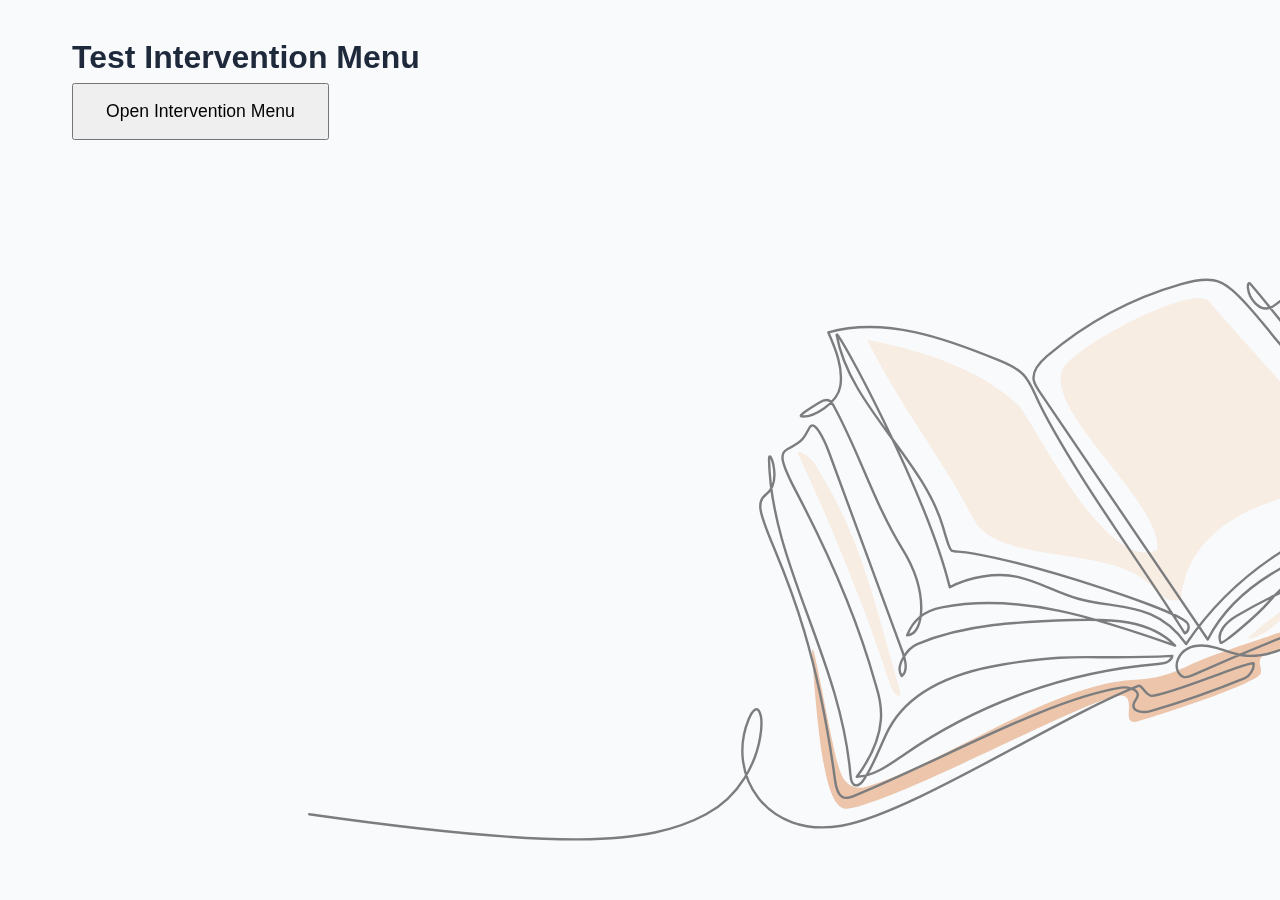
<file: test-intervention-menu.html>
<!DOCTYPE html>
<html lang="en">
<head>
    <meta charset="UTF-8">
    <meta name="viewport" content="width=device-width, initial-scale=1.0">
    <title>Test Intervention Menu</title>
    <link rel="stylesheet" href="styles.css">
</head>
<body>
    <div style="padding: 2rem; max-width: 1200px; margin: 0 auto;">
        <h1>Test Intervention Menu</h1>
        <button onclick="testMenu()" style="padding: 1rem 2rem; font-size: 1.1rem; margin-bottom: 2rem; cursor: pointer;">
            Open Intervention Menu
        </button>
        
        <!-- Interventions Menu View -->
        <div id="interventions-menu-full-view" class="interventions-detail-view" style="display: none;">
            <div class="interventions-header-compact">
                <button class="back-button" onclick="closeMenu()" aria-label="Close menu">
                    <svg viewBox="0 0 24 24" fill="none" stroke="currentColor" stroke-width="2" aria-hidden="true">
                        <path d="M19 12H5M12 19l-7-7 7-7"/>
                    </svg>
                    Back
                </button>
                <h2 class="section-title">Interventions & Assessments Menu</h2>
                <p class="section-subtitle">Find literacy interventions and assessments based on your screening results</p>
            </div>

            <!-- Progress Indicator -->
            <div class="step-progress" id="step-progress">
                <div class="step-indicator" data-step="1">
                    <div class="step-number">1</div>
                    <div class="step-label">Screener</div>
                </div>
                <div class="step-connector"></div>
                <div class="step-indicator" data-step="2">
                    <div class="step-number">2</div>
                    <div class="step-label">Subtest</div>
                </div>
                <div class="step-connector"></div>
                <div class="step-indicator" data-step="3">
                    <div class="step-number">3</div>
                    <div class="step-label">Pillar</div>
                </div>
                <div class="step-connector"></div>
                <div class="step-indicator" data-step="4">
                    <div class="step-number">4</div>
                    <div class="step-label">Type</div>
                </div>
                <div class="step-connector"></div>
                <div class="step-indicator" data-step="5">
                    <div class="step-number">5</div>
                    <div class="step-label">Results</div>
                </div>
            </div>

            <!-- Step 1: Screener Selection -->
            <div id="step-1" class="menu-step active">
                <h3 class="step-title">Step 1: Select Your Literacy Screener</h3>
                <p class="step-description">Which screener did you administer to your student?</p>
                
                <div class="screener-groups">
                    <div class="screener-group">
                        <h4 class="group-label">English Screeners</h4>
                        <div class="option-cards">
                            <button class="option-card" onclick="selectScreener('DIBELS')">
                                <div class="option-name">DIBELS</div>
                                <div class="option-details">Dynamic Indicators of Basic Early Literacy Skills</div>
                                <div class="option-meta">K-6 • English</div>
                            </button>
                            <button class="option-card" onclick="selectScreener('CTOPP-2')">
                                <div class="option-name">CTOPP-2</div>
                                <div class="option-details">Comprehensive Test of Phonological Processing</div>
                                <div class="option-meta">K-3 • English</div>
                            </button>
                        </div>
                    </div>
                    
                    <div class="screener-group">
                        <h4 class="group-label">French Immersion Screeners</h4>
                        <div class="option-cards">
                            <button class="option-card" onclick="selectScreener('THaFoL')">
                                <div class="option-name">THaFoL</div>
                                <div class="option-details">Test d'Habileté de Lecture</div>
                                <div class="option-meta">K-3 • French Immersion</div>
                            </button>
                            <button class="option-card" onclick="selectScreener('IDAPEL')">
                                <div class="option-name">IDAPEL</div>
                                <div class="option-details">Instruments de Dépistage de l'Alphabétisation Précoce</div>
                                <div class="option-meta">K-3 • French Immersion</div>
                            </button>
                        </div>
                    </div>
                </div>
            </div>

            <!-- Other steps would be here (from the main index.html) -->
            <div id="step-2" class="menu-step">
                <div class="step-header">
                    <button class="btn-back" onclick="goToStep(1)">Back</button>
                    <div>
                        <h3 class="step-title">Step 2: Select the Subtest</h3>
                        <p class="step-description">You selected <strong id="selected-screener-name"></strong>. Which subtest did you administer?</p>
                    </div>
                </div>
                <div id="subtest-options" class="option-list"></div>
            </div>

            <div id="step-3" class="menu-step">
                <div class="step-header">
                    <button class="btn-back" onclick="goToStep(2)">Back</button>
                    <div>
                        <h3 class="step-title">Step 3: Literacy Pillar(s)</h3>
                        <p class="step-description">Your selected subtest measures the following literacy pillar(s):</p>
                    </div>
                </div>
                <div id="pillar-info" class="pillar-info"></div>
                <div id="pillar-options" class="option-checkboxes"></div>
                <button class="btn-primary btn-next" onclick="goToStep(4)">Continue</button>
            </div>

            <div id="step-4" class="menu-step">
                <div class="step-header">
                    <button class="btn-back" onclick="goToStep(3)">Back</button>
                    <div>
                        <h3 class="step-title">Step 4: What Are You Looking For?</h3>
                        <p class="step-description">Choose whether you need a drill-down assessment or an intervention strategy</p>
                    </div>
                </div>
                <div class="type-cards">
                    <button class="type-card" onclick="selectItemType('Assessment')">
                        <div class="type-icon">
                            <svg viewBox="0 0 24 24" fill="none" stroke="currentColor" stroke-width="2">
                                <path d="M9 5H7a2 2 0 00-2 2v12a2 2 0 002 2h10a2 2 0 002-2V7a2 2 0 00-2-2h-2M9 5a2 2 0 002 2h2a2 2 0 002-2M9 5a2 2 0 012-2h2a2 2 0 012 2"/>
                                <path d="M9 12h6m-6 4h6"/>
                            </svg>
                        </div>
                        <div class="type-name">Drill-Down Assessment</div>
                        <div class="type-description">A detailed diagnostic tool to understand more about this specific skill</div>
                    </button>
                    
                    <button class="type-card" onclick="selectItemType('Intervention')">
                        <div class="type-icon">
                            <svg viewBox="0 0 24 24" fill="none" stroke="currentColor" stroke-width="2">
                                <path d="M12 6.253v13m0-13C10.832 5.477 9.246 5 7.5 5S4.168 5.477 3 6.253v13C4.168 18.477 5.754 18 7.5 18s3.332.477 4.5 1.253m0-13C13.168 5.477 14.754 5 16.5 5c1.747 0 3.332.477 4.5 1.253v13C19.832 18.477 18.247 18 16.5 18c-1.746 0-3.332.477-4.5 1.253"/>
                            </svg>
                        </div>
                        <div class="type-name">Intervention</div>
                        <div class="type-description">A teaching strategy or program to address this skill</div>
                    </button>
                </div>
            </div>

            <div id="step-5" class="menu-step">
                <div class="step-header">
                    <button class="btn-back" onclick="goToStep(4)">Back</button>
                    <div>
                        <h3 class="step-title">Results</h3>
                        <p class="step-description" id="results-breadcrumb"></p>
                    </div>
                </div>
                <div class="results-summary" id="step5-results-summary"></div>
                <div id="step5-results-container" class="results-list"></div>
                <button class="btn-secondary btn-restart" onclick="restartMenu()">Start New Search</button>
            </div>
        </div>
    </div>

    <script src="app.js"></script>
    <script>
        function testMenu() {
            const menuView = document.getElementById('interventions-menu-full-view');
            if (menuView) {
                menuView.style.display = 'block';
                if (typeof initializeStepBasedMenu === 'function') {
                    initializeStepBasedMenu();
                }
            }
        }
        
        function closeMenu() {
            const menuView = document.getElementById('interventions-menu-full-view');
            if (menuView) {
                menuView.style.display = 'none';
            }
        }
        
        // Load intervention menu data on page load
        document.addEventListener('DOMContentLoaded', async () => {
            try {
                const response = await fetch('data/intervention-menu.json');
                if (!response.ok) throw new Error('Failed to load intervention menu data');
                window.appState = window.appState || {};
                window.appState.interventionMenuData = await response.json();
                console.log('Test: Intervention menu data loaded successfully');
            } catch (error) {
                console.error('Test: Error loading intervention menu data:', error);
            }
        });
    </script>
</body>
</html>
</file>
<file: styles.css>
/* Reset and Variables */
:root {
    /* Blue palette from Deep Space to Light Blue */
    --deep-space: #012a4a;
    --yale-blue: #013a63;
    --yale-blue-light: #01497c;
    --dusk-blue: #014f86;
    --rich-cerulean: #2a6f97;
    --cerulean: #2c7da0;
    --blue-green: #468faf;
    --pacific-blue: #61a5c2;
    --sky-blue: #89c2d9;
    --light-blue: #a9d6e5;
    
    /* Highlight color - warm coral for contrast */
    --highlight: #ff6b6b;
    --highlight-dark: #ee5a52;
    --highlight-light: #ff8787;
    
    /* Primary palette using the blues */
    --primary: #2c7da0;
    --primary-dark: #2a6f97;
    --primary-light: #468faf;
    --secondary: #61a5c2;
    --secondary-dark: #2c7da0;
    --accent: #89c2d9;
    --accent-light: #a9d6e5;
    
    /* Functional colors */
    --warning: #f59e0b;
    --warning-dark: #d97706;
    --danger: #dc2626;
    --danger-dark: #b91c1c;
    --success: #10b981;
    
    /* Step type colors for visual distinction */
    --step-checklist: #6366f1;       /* Indigo - for review/checklist steps */
    --step-selection: #8b5cf6;       /* Purple - for choosing options */
    --step-decision: #ec4899;        /* Pink - for yes/no decisions */
    --step-info: #14b8a6;            /* Teal - for informational steps */
    --step-endpoint: #10b981;        /* Green - for completion */
    
    /* Text colors */
    --text-primary: #1e293b;
    --text-secondary: #64748b;
    --text-light: #94a3b8;
    --text-muted: #cbd5e1;
    --text-on-primary: #ffffff;
    
    /* Background colors */
    --bg-primary: #ffffff;
    --bg-secondary: #f8fafc;
    --bg-accent: #f1f5f9;
    --bg-muted: #e2e8f0;
    --bg-dark: #012a4a;
    
    /* Border colors */
    --border: #e2e8f0;
    --border-dark: #cbd5e1;
    --border-light: #f1f5f9;
    
    /* Shadows */
    --shadow-sm: 0 1px 2px 0 rgba(1, 42, 74, 0.05);
    --shadow: 0 1px 3px 0 rgba(1, 42, 74, 0.1), 0 1px 2px -1px rgba(1, 42, 74, 0.08);
    --shadow-md: 0 4px 6px -1px rgba(1, 42, 74, 0.1), 0 2px 4px -2px rgba(1, 42, 74, 0.08);
    --shadow-lg: 0 10px 15px -3px rgba(1, 42, 74, 0.1), 0 4px 6px -4px rgba(1, 42, 74, 0.08);
    
    /* Border radius */
    --radius-sm: 4px;
    --radius: 6px;
    --radius-lg: 8px;
    --radius-xl: 12px;
    
    /* Transitions */
    --transition: all 0.2s ease;
    --transition-slow: all 0.3s ease;
    
    /* Layout */
    --sidebar-width: 260px;
    --sidebar-collapsed-width: 70px;
    
    /* Visual Flowchart Pattern */
    --vf-pattern-size: 100px;
    --vf-dot-offset-1: 25px;
    --vf-dot-offset-2: 75px;
}

* {
    margin: 0;
    padding: 0;
    box-sizing: border-box;
}

/* Modern sans-serif typography */
body {
    font-family: 'Poppins', -apple-system, BlinkMacSystemFont, 'Segoe UI', 'Inter', 'Roboto', 'Helvetica Neue', Arial, sans-serif;
    line-height: 1.6;
    color: var(--text-primary);
    background: var(--bg-secondary);
    position: relative;
    font-size: 16px;
}

body::before {
    content: '';
    position: fixed;
    top: 0;
    left: 0;
    width: 100%;
    height: 100%;
    background-image: url('images/book-bkg.svg');
    background-size: cover;
    background-position: center;
    background-attachment: fixed;
    background-repeat: no-repeat;
    opacity: 0.5;
    z-index: -1;
}

/* Headers with same modern font stack */
h1, h2, h3, h4, h5, h6 {
    font-family: 'Poppins', -apple-system, BlinkMacSystemFont, 'Segoe UI', 'Inter', 'Roboto', 'Helvetica Neue', Arial, sans-serif;
    font-weight: 600;
}

/* Top Navigation */
.top-nav {
    position: fixed;
    top: 0;
    left: 0;
    right: 0;
    z-index: 100;
    background: rgba(255, 255, 255, 0.8);
    backdrop-filter: blur(12px);
    -webkit-backdrop-filter: blur(12px);
    border-bottom: 1px solid var(--border-light);
    box-shadow: 0 1px 3px 0 rgba(0, 0, 0, 0.05);
}

.nav-container {
    max-width: 1400px;
    margin: 0 auto;
    padding: 0 1.5rem;
    height: 64px;
    display: flex;
    align-items: center;
    justify-content: space-between;
}

.logo-section {
    display: flex;
    align-items: center;
    gap: 0.75rem;
}

.logo-icon {
    width: 32px;
    height: 32px;
    color: var(--primary);
}

.logo-text {
    font-size: 1.25rem;
    font-weight: 600;
    color: var(--text-primary);
}

.nav-links {
    display: none; /* Hidden on desktop - sidebar serves as primary navigation */
}

.nav-link {
    padding: 0.5rem 1rem;
    background: none;
    border: none;
    border-radius: var(--radius);
    font-size: 0.9rem;
    font-weight: 500;
    color: var(--text-secondary);
    cursor: pointer;
    transition: var(--transition);
}

.nav-link:hover {
    background: var(--bg-accent);
    color: var(--text-primary);
}

.nav-link.active {
    background: var(--bg-accent);
    color: var(--primary);
}

/* Mobile Menu */
.mobile-menu-btn {
    display: none;
    flex-direction: column;
    gap: 5px;
    padding: 8px;
    background: none;
    border: none;
    cursor: pointer;
}

.mobile-menu-btn span {
    width: 20px;
    height: 2px;
    background: var(--text-primary);
    border-radius: 1px;
    transition: var(--transition);
}

/* Simple hamburger - no animation, just opacity change */
.mobile-menu-btn.active span {
    background: var(--primary);
}

.mobile-nav-overlay {
    display: none;
    position: fixed;
    top: 64px;
    left: 0;
    right: 0;
    bottom: 0;
    background: var(--bg-primary);
    z-index: 99;
}

.mobile-nav-overlay.active {
    display: block;
}

.mobile-nav-content {
    padding: 1rem;
}

.mobile-nav-item {
    display: flex;
    justify-content: space-between;
    align-items: center;
    width: 100%;
    padding: 1rem;
    margin-bottom: 0.5rem;
    background: none;
    border: 1px solid var(--border);
    border-radius: var(--radius);
    font-size: 1rem;
    font-weight: 500;
    color: var(--text-primary);
    cursor: pointer;
    transition: var(--transition);
}

.mobile-nav-item:hover {
    background: var(--bg-accent);
}

.mobile-nav-item.active {
    background: var(--bg-accent);
    color: var(--primary);
    border-color: var(--primary);
}

.mobile-nav-item svg {
    width: 16px;
    height: 16px;
}

/* ============================================
   SIDEBAR NAVIGATION
   ============================================ */

.sidebar {
    position: fixed;
    top: 64px;
    left: 0;
    bottom: 0;
    width: var(--sidebar-width);
    background: var(--bg-primary);
    border-right: 1px solid var(--border-light);
    z-index: 90;
    overflow-y: auto;
    transition: var(--transition-slow);
}

.sidebar-nav {
    padding: 1rem 0;
    display: flex;
    flex-direction: column;
    gap: 0.25rem;
}

.sidebar-item {
    display: flex;
    align-items: center;
    gap: 0.75rem;
    padding: 0.875rem 1.5rem;
    background: none;
    border: none;
    border-left: 3px solid transparent;
    color: var(--text-secondary);
    font-size: 0.9375rem;
    font-weight: 500;
    cursor: pointer;
    transition: var(--transition);
    text-align: left;
    width: 100%;
}

.sidebar-item:hover {
    background: var(--bg-accent);
    color: var(--text-primary);
}

.sidebar-item.active {
    background: var(--bg-accent);
    color: var(--primary);
    border-left-color: var(--primary);
}

.sidebar-icon {
    width: 20px;
    height: 20px;
    flex-shrink: 0;
}

.sidebar-label {
    flex: 1;
    white-space: nowrap;
    overflow: hidden;
    text-overflow: ellipsis;
}

/* Main Content */
.main-content {
    padding-top: 64px;
    padding-left: var(--sidebar-width);
    min-height: 100vh;
    transition: var(--transition-slow);
}

.content-section {
    display: none;
    scroll-margin-top: 70px; /* Account for fixed header height + small buffer */
}

.content-section.active {
    display: block;
}

/* Interventions Section - Flowchart */
.interventions-header {
    padding: 2rem 1.5rem 1.5rem;
    max-width: 1400px;
    margin: 0 auto;
    text-align: center;
    background: var(--bg-primary);
    border-bottom: 1px solid var(--border);
}

.section-title {
    font-size: 2rem;
    font-weight: 700;
    margin-bottom: 0.5rem;
    color: var(--text-primary);
}

.section-subtitle {
    color: var(--text-secondary);
    font-size: 1.125rem;
    font-weight: 400;
}

.flowchart-controls {
    padding: 0 1.5rem;
    max-width: 1400px;
    margin: 0 auto 2rem;
    display: flex;
    justify-content: center;
    gap: 1rem;
}

.btn-reset,
.btn-export {
    padding: 0.625rem 1.25rem;
    background: var(--bg-primary);
    border: 1px solid var(--border);
    border-radius: var(--radius);
    font-size: 0.9rem;
    font-weight: 500;
    color: var(--text-primary);
    cursor: pointer;
    transition: var(--transition);
    display: flex;
    align-items: center;
    gap: 0.5rem;
}

.btn-reset:hover,
.btn-export:hover {
    background: var(--bg-accent);
    border-color: var(--primary);
    color: var(--primary);
}

/* Flowchart Container */
#flowchart-container {
    position: fixed;
    top: 0;
    left: 0;
    width: 100%;
    height: 100%;
    background: rgba(0, 0, 0, 0.8);
    z-index: 9999;
    display: flex;
    align-items: center;
    justify-content: center;
    padding: 0;
    overflow: hidden;
}

.flowchart-connections {
    position: absolute;
    top: 0;
    left: 0;
    width: 100%;
    height: 100%;
    pointer-events: none;
    z-index: 1;
}

.flowchart-connection {
    fill: none;
    stroke: var(--border-dark);
    stroke-width: 2;
    stroke-linecap: round;
    stroke-linejoin: round;
    transition: stroke-dashoffset 0.5s ease;
}

.flowchart-nodes {
    position: relative;
    width: 100%;
    height: 100%;
    z-index: 2;
}

/* Flowchart Nodes */
.flowchart-node {
    position: absolute;
    width: 320px;
    background: var(--bg-primary);
    border: 1px solid var(--border);
    border-radius: var(--radius-lg);
    box-shadow: var(--shadow);
    opacity: 0;
    transform: scale(0.9) translateY(20px);
    transition: all 0.4s cubic-bezier(0.4, 0, 0.2, 1);
}

.flowchart-node.node-visible {
    opacity: 1;
    transform: scale(1) translateY(0);
}

.node-header {
    padding: 1.25rem;
    border-bottom: 1px solid var(--border);
    display: flex;
    align-items: center;
    gap: 1rem;
}

.node-icon {
    width: 40px;
    height: 40px;
    padding: 8px;
    border-radius: var(--radius);
    display: flex;
    align-items: center;
    justify-content: center;
    flex-shrink: 0;
    background: var(--bg-accent);
    color: var(--primary);
}

.node-icon svg {
    width: 100%;
    height: 100%;
}

.node-text h3 {
    font-size: 1.125rem;
    font-weight: 600;
    margin-bottom: 0.25rem;
    color: var(--text-primary);
}

.node-text p {
    font-size: 0.875rem;
    color: var(--text-secondary);
    line-height: 1.4;
}

/* Node Types with unique styling */
.node-start {
    border-color: var(--primary);
}

.node-start .node-icon {
    background: var(--bg-accent);
    color: var(--primary);
}

.node-decision .node-icon {
    background: var(--bg-accent);
    color: var(--primary);
}

.node-transition {
    border-color: var(--border);
}

.node-transition .node-icon {
    background: rgba(245, 158, 11, 0.1);
    color: var(--warning);
}

.node-endpoint {
    border-color: var(--primary);
}

.node-endpoint .node-icon {
    background: var(--bg-accent);
    color: var(--primary);
}

/* Node Options */
.node-options {
    padding: 0.75rem;
}

.node-option {
    display: flex;
    align-items: center;
    width: 100%;
    padding: 0.875rem 1rem;
    margin-bottom: 0.5rem;
    background: var(--bg-secondary);
    border: 1px solid var(--border);
    border-radius: var(--radius);
    font-size: 0.9rem;
    text-align: left;
    cursor: pointer;
    transition: var(--transition);
    position: relative;
}

.node-option:last-child {
    margin-bottom: 0;
}

.node-option:hover:not(.disabled) {
    background: var(--bg-accent);
    border-color: var(--primary);
    transform: translateX(8px);
}

.node-option.selected {
    background: var(--primary);
    border-color: var(--primary);
    color: white;
}

.node-option.disabled {
    opacity: 0.4;
    cursor: not-allowed;
}

.node-option.disabled:hover {
    transform: none;
}

.option-label {
    font-weight: 500;
    flex: 1;
}

.option-subtitle {
    font-size: 0.8rem;
    opacity: 0.7;
    margin-top: 0.25rem;
}

.option-arrow {
    width: 16px;
    height: 16px;
    margin-left: auto;
    opacity: 0;
    transform: translateX(-10px);
    transition: var(--transition);
}

.node-option:hover:not(.disabled) .option-arrow {
    opacity: 1;
    transform: translateX(0);
}

.node-option.selected .option-arrow {
    opacity: 1;
    transform: translateX(0);
}

/* Node Actions */
.node-start,
.node-continue {
    width: calc(100% - 1.5rem);
    margin: 0.75rem;
    padding: 0.875rem 1rem;
    background: var(--primary);
    border: none;
    border-radius: var(--radius);
    font-size: 0.9rem;
    font-weight: 500;
    color: white;
    cursor: pointer;
    transition: var(--transition);
    display: flex;
    align-items: center;
    justify-content: center;
    gap: 0.5rem;
}

.node-start svg,
.node-continue svg {
    width: 18px;
    height: 18px;
}

.node-start:hover:not(:disabled),
.node-continue:hover:not(:disabled) {
    background: var(--primary-dark);
    transform: translateY(-2px);
    box-shadow: var(--shadow-lg);
}

.node-start:disabled,
.node-continue:disabled {
    opacity: 0.6;
    cursor: not-allowed;
}

.node-start.clicked,
.node-continue.clicked {
    background: var(--primary-dark);
}

.node-reset {
    width: calc(100% - 1.5rem);
    margin: 0 0.75rem 0.75rem;
    padding: 0.75rem;
    background: none;
    border: 1px solid var(--border);
    border-radius: var(--radius);
    font-size: 0.875rem;
    font-weight: 500;
    color: var(--text-secondary);
    cursor: pointer;
    transition: var(--transition);
    display: flex;
    align-items: center;
    justify-content: center;
    gap: 0.5rem;
}

.node-reset svg {
    width: 16px;
    height: 16px;
}

.node-reset:hover {
    background: var(--bg-accent);
    color: var(--text-primary);
    border-color: var(--text-primary);
}

/* Node Recommendations */
.node-recommendations {
    padding: 1rem;
}

.recommendation-item {
    padding: 0.625rem 0;
    font-size: 0.9rem;
    color: var(--text-secondary);
    line-height: 1.5;
    display: flex;
    align-items: flex-start;
    gap: 0.5rem;
}

.recommendation-item svg {
    width: 16px;
    height: 16px;
    color: var(--secondary);
    flex-shrink: 0;
    margin-top: 2px;
}

/* Other Sections */
.content-wrapper {
    max-width: 1200px;
    margin: 0 auto;
    padding: 2rem 1.5rem;
}

.hero-area {
    text-align: center;
    padding: 2rem 1.5rem;
    max-width: 800px;
    margin: 0 auto 1.5rem;
    background: var(--bg-primary);
    border-bottom: 1px solid var(--border);
}

.info-grid {
    display: grid;
    grid-template-columns: repeat(auto-fit, minmax(350px, 1fr));
    gap: 1.5rem;
    margin-bottom: 2rem;
}

.info-block {
    padding: 1.5rem;
    background: var(--bg-primary);
    border: 1px solid var(--border);
    border-radius: var(--radius-lg);
    box-shadow: var(--shadow-sm);
    transition: var(--transition);
    position: relative;
    overflow: hidden;
}

.info-block::before {
    content: '';
    position: absolute;
    top: 0;
    left: 0;
    width: 4px;
    height: 100%;
    background: var(--primary);
    transform: scaleY(0);
    transition: transform 0.3s ease;
}

.info-block:hover {
    box-shadow: var(--shadow-md);
    border-color: var(--primary);
    transform: translateY(-4px);
}

.info-block:hover::before {
    transform: scaleY(1);
}

.info-block h3 {
    margin-bottom: 1rem;
    font-size: 1.25rem;
    color: var(--text-primary);
}

.info-block p {
    color: var(--text-secondary);
    margin-bottom: 1.5rem;
    line-height: 1.6;
}

.info-icon {
    width: 48px;
    height: 48px;
    margin-bottom: 1rem;
    color: var(--primary);
}

/* Timeline */
.timeline {
    position: relative;
    padding-left: 2rem;
}

.timeline::before {
    content: '';
    position: absolute;
    left: 8px;
    top: 8px;
    bottom: 8px;
    width: 2px;
    background: var(--primary);
    border-radius: 1px;
}

.timeline-item {
    position: relative;
    margin-bottom: 1.5rem;
}

.timeline-marker {
    position: absolute;
    left: -26px;
    top: 6px;
    width: 12px;
    height: 12px;
    background: var(--primary);
    border: 3px solid var(--bg-primary);
    border-radius: 50%;
    box-shadow: var(--shadow);
}

.timeline-content h4 {
    font-size: 1rem;
    margin-bottom: 0.25rem;
    font-weight: 600;
}

.timeline-content p {
    font-size: 0.875rem;
    color: var(--text-secondary);
}

/* Best Practices */
.best-practices {
    padding: 2rem;
    background: var(--bg-primary);
    border: 1px solid var(--border);
    border-radius: var(--radius-xl);
    margin-top: 2rem;
}

.best-practices h3 {
    margin-bottom: 1.5rem;
    font-size: 1.25rem;
}

.practice-grid {
    display: grid;
    grid-template-columns: repeat(auto-fit, minmax(200px, 1fr));
    gap: 1rem;
}

.practice-item {
    display: flex;
    align-items: center;
    gap: 0.75rem;
    padding: 0.875rem;
    background: var(--bg-secondary);
    border-radius: var(--radius);
    transition: var(--transition);
}

.practice-item:hover {
    background: var(--bg-accent);
    transform: translateY(-2px);
}

.practice-icon {
    width: 20px;
    height: 20px;
    color: var(--primary-600);
    flex-shrink: 0;
}

/* FAQ Section */
.faq-container {
    max-width: 800px;
    margin: 0 auto;
}

.faq-item {
    margin-bottom: 1rem;
    background: var(--bg-primary);
    border: 1px solid var(--border);
    border-radius: var(--radius-lg);
    overflow: hidden;
    transition: var(--transition);
}

.faq-item:hover {
    box-shadow: var(--shadow-md);
}

.faq-question {
    width: 100%;
    padding: 1.25rem;
    background: none;
    border: none;
    font-size: 1rem;
    font-weight: 500;
    text-align: left;
    cursor: pointer;
    display: flex;
    justify-content: space-between;
    align-items: center;
    transition: var(--transition);
}

.faq-question:hover {
    background: var(--bg-accent);
}

.faq-icon {
    width: 20px;
    height: 20px;
    position: relative;
}

.faq-icon .plus::before,
.faq-icon .plus::after {
    content: '';
    position: absolute;
    background: var(--text-secondary);
    transition: var(--transition);
}

.faq-icon .plus::before {
    width: 14px;
    height: 2px;
    top: 50%;
    left: 50%;
    transform: translate(-50%, -50%);
}

.faq-icon .plus::after {
    width: 2px;
    height: 14px;
    top: 50%;
    left: 50%;
    transform: translate(-50%, -50%);
}

.faq-item.active .faq-icon .plus::after {
    transform: translate(-50%, -50%) rotate(90deg);
    opacity: 0;
}

.faq-answer {
    max-height: 0;
    overflow: hidden;
    transition: max-height 0.3s ease;
}

.faq-item.active .faq-answer {
    max-height: 300px;
}

.faq-answer p {
    padding: 0 1.25rem 1.25rem;
    color: var(--text-secondary);
    line-height: 1.7;
}

/* Resources */
.resource-grid {
    display: grid;
    grid-template-columns: repeat(auto-fit, minmax(280px, 1fr));
    gap: 1.5rem;
}

.resource-category {
    padding: 1.5rem;
    background: var(--bg-primary);
    border: 1px solid var(--border);
    border-radius: var(--radius-lg);
    transition: var(--transition);
}

.resource-category:hover {
    box-shadow: var(--shadow-md);
    border-color: var(--primary);
}

.category-header {
    display: flex;
    align-items: center;
    gap: 0.75rem;
    margin-bottom: 1.25rem;
}

.category-icon {
    width: 24px;
    height: 24px;
    color: var(--primary-600);
    flex-shrink: 0;
}

.category-header h3 {
    font-size: 1.125rem;
}

.resource-list {
    list-style: none;
}

.resource-list li {
    padding: 0.5rem 0;
    color: var(--text-secondary);
    font-size: 0.9rem;
    line-height: 1.5;
}

.resource-list a {
    color: var(--primary);
    text-decoration: none;
    transition: var(--transition);
}

.resource-list a:hover {
    text-decoration: underline;
    color: var(--primary-dark);
}

/* New Flowchart Styles */
.flowchart-start {
    display: flex;
    justify-content: center;
    align-items: center;
    min-height: 500px;
    padding: 2rem;
    animation: fadeIn 0.5s ease;
}

@keyframes fadeIn {
    from {
        opacity: 0;
    }
    to {
        opacity: 1;
    }
}

.start-card {
    max-width: 800px;
    background: var(--bg-primary);
    border-radius: var(--radius-xl);
    box-shadow: var(--shadow-lg);
    padding: 3rem;
    text-align: center;
    opacity: 0;
    transform: translateY(30px);
    transition: all 0.5s cubic-bezier(0.4, 0, 0.2, 1);
}

.start-card.visible {
    opacity: 1;
    transform: translateY(0);
}

.start-icon {
    width: 80px;
    height: 80px;
    margin: 0 auto 1.5rem;
    padding: 1.5rem;
    background: var(--primary);
    border-radius: 50%;
    color: white;
}

.start-icon svg {
    width: 100%;
    height: 100%;
}

.start-card h2 {
    font-size: 2rem;
    margin-bottom: 0.75rem;
    color: var(--text-primary);
}

.start-card > p {
    font-size: 1.125rem;
    color: var(--text-secondary);
    margin-bottom: 2.5rem;
}

.tier-selection {
    display: flex;
    flex-direction: column;
    gap: 1rem;
}

.tier-option {
    display: flex;
    align-items: center;
    gap: 1.5rem;
    padding: 1.5rem;
    background: var(--bg-secondary);
    border: 1px solid var(--border);
    border-radius: var(--radius-lg);
    cursor: pointer;
    transition: var(--transition);
    text-align: left;
}

.tier-option:hover {
    border-color: var(--primary);
    background: var(--bg-primary);
    transform: translateX(8px);
    box-shadow: var(--shadow-md);
}

.tier-badge {
    flex-shrink: 0;
    width: 80px;
    height: 80px;
    display: flex;
    align-items: center;
    justify-content: center;
    background: var(--primary);
    color: white;
    font-weight: 700;
    font-size: 0.9rem;
    border-radius: var(--radius-lg);
}

.tier-info {
    flex: 1;
}

.tier-info h3 {
    font-size: 1.25rem;
    margin-bottom: 0.5rem;
    color: var(--text-primary);
}

.tier-info p {
    font-size: 0.95rem;
    color: var(--text-secondary);
    margin: 0;
}

.tier-arrow {
    width: 24px;
    height: 24px;
    color: var(--text-secondary);
    transition: var(--transition);
}

.tier-option:hover .tier-arrow {
    color: var(--primary);
    transform: translateX(4px);
}

/* Flowchart Steps */
.flowchart-step {
    padding: 2rem;
    min-height: 500px;
}

.back-button {
    display: inline-flex;
    align-items: center;
    gap: 0.5rem;
    padding: 0.75rem 1.25rem;
    background: var(--bg-primary);
    border: 1px solid var(--border);
    border-radius: var(--radius);
    color: var(--text-primary);
    font-size: 0.9rem;
    font-weight: 500;
    cursor: pointer;
    transition: var(--transition);
    margin-bottom: 2rem;
}

.back-button:hover {
    background: var(--bg-accent);
    border-color: var(--primary);
    color: var(--primary);
    transform: translateX(-4px);
}

.back-button svg {
    width: 20px;
    height: 20px;
}

.step-card {
    max-width: 1000px;
    margin: 0 auto;
    background: var(--bg-primary);
    border-radius: var(--radius-xl);
    box-shadow: var(--shadow-lg);
    padding: 2.5rem;
    opacity: 0;
    transform: translateY(30px);
    transition: all 0.5s cubic-bezier(0.4, 0, 0.2, 1);
}

.step-card.visible {
    opacity: 1;
    transform: translateY(0);
}

.step-card.wide {
    max-width: 1200px;
}

.step-header {
    display: flex;
    align-items: center;
    gap: 1.5rem;
    margin-bottom: 2rem;
    padding-bottom: 2rem;
    border-bottom: 2px solid var(--border);
}

.step-icon {
    width: 60px;
    height: 60px;
    padding: 1rem;
    background: var(--primary);
    border-radius: var(--radius-lg);
    color: white;
    flex-shrink: 0;
}

.step-icon.success {
    background: var(--secondary);
}

.step-icon svg {
    width: 100%;
    height: 100%;
}

.step-header h2 {
    font-size: 1.75rem;
    margin-bottom: 0.5rem;
    color: var(--text-primary);
}

.step-header p {
    font-size: 1rem;
    color: var(--text-secondary);
    margin: 0;
}

/* Screener Grid */
.screener-grid {
    display: grid;
    grid-template-columns: repeat(auto-fit, minmax(250px, 1fr));
    gap: 1.5rem;
}

.screener-card {
    padding: 2rem;
    background: var(--bg-secondary);
    border: 1px solid var(--border);
    border-radius: var(--radius-lg);
    cursor: pointer;
    transition: var(--transition);
    text-align: left;
}

.screener-card:hover {
    border-color: var(--primary);
    background: var(--bg-primary);
    transform: translateY(-4px);
    box-shadow: var(--shadow-md);
}

.screener-card h3 {
    font-size: 1.5rem;
    margin-bottom: 0.75rem;
    color: var(--text-primary);
}

.screener-card p {
    font-size: 0.95rem;
    color: var(--text-secondary);
    margin-bottom: 1rem;
}

.card-badge {
    display: inline-block;
    padding: 0.375rem 0.75rem;
    background: var(--primary);
    color: white;
    font-size: 0.8rem;
    font-weight: 600;
    border-radius: var(--radius);
}

/* Area Grid */
.area-grid {
    display: grid;
    grid-template-columns: repeat(auto-fit, minmax(200px, 1fr));
    gap: 1.5rem;
}

.area-card {
    padding: 2rem 1.5rem;
    background: var(--bg-secondary);
    border: 1px solid var(--border);
    border-radius: var(--radius-lg);
    cursor: pointer;
    transition: var(--transition);
    text-align: center;
}

.area-card:hover {
    border-color: var(--primary);
    background: var(--bg-primary);
    transform: translateY(-4px);
    box-shadow: var(--shadow-md);
}

.area-icon {
    width: 50px;
    height: 50px;
    margin: 0 auto 1rem;
    padding: 0.75rem;
    background: var(--bg-accent);
    border-radius: var(--radius-lg);
    color: var(--primary);
}

.area-icon svg {
    width: 100%;
    height: 100%;
}

.area-card h3 {
    font-size: 1.125rem;
    margin-bottom: 0.5rem;
    color: var(--text-primary);
}

.area-card p {
    font-size: 0.875rem;
    color: var(--text-secondary);
    margin: 0;
}

/* Intervention List */
.intervention-list {
    display: grid;
    gap: 1.5rem;
    margin-bottom: 2rem;
}

.intervention-card {
    padding: 1.5rem;
    background: var(--bg-secondary);
    border: 1px solid var(--border);
    border-radius: var(--radius-lg);
    transition: var(--transition);
    animation: fadeInUp 0.5s ease forwards;
    opacity: 0;
}

@keyframes fadeInUp {
    to {
        opacity: 1;
        transform: translateY(0);
    }
    from {
        opacity: 0;
        transform: translateY(20px);
    }
}

.intervention-card:hover {
    background: var(--bg-primary);
    box-shadow: var(--shadow-md);
    border-color: var(--primary);
}

.intervention-header {
    display: flex;
    justify-content: space-between;
    align-items: start;
    gap: 1rem;
    margin-bottom: 1rem;
}

.intervention-header h3 {
    font-size: 1.25rem;
    color: var(--text-primary);
    margin: 0;
}

.pillar-badge {
    padding: 0.375rem 0.75rem;
    background: var(--bg-accent);
    color: var(--primary);
    font-size: 0.8rem;
    font-weight: 600;
    border-radius: var(--radius);
    white-space: nowrap;
}

.intervention-description {
    color: var(--text-secondary);
    line-height: 1.6;
    margin-bottom: 1rem;
}

.intervention-meta {
    display: flex;
    flex-wrap: wrap;
    gap: 1.5rem;
    padding: 1rem 0;
    border-top: 1px solid var(--border);
}

.meta-item {
    display: flex;
    align-items: center;
    gap: 0.5rem;
    color: var(--text-secondary);
    font-size: 0.875rem;
}

.meta-item svg {
    width: 18px;
    height: 18px;
    color: var(--primary);
}

.intervention-resources {
    margin-top: 1rem;
    padding: 1rem;
    background: var(--bg-accent);
    border-radius: var(--radius);
    font-size: 0.875rem;
    color: var(--text-secondary);
}

.intervention-resources strong {
    color: var(--text-primary);
}

/* Action Buttons */
.action-buttons {
    display: flex;
    justify-content: center;
    gap: 1rem;
    padding-top: 1rem;
}

.btn-primary,
.btn-secondary {
    display: inline-flex;
    align-items: center;
    gap: 0.5rem;
    padding: 0.875rem 1.5rem;
    border: 2px solid;
    border-radius: var(--radius);
    font-size: 1rem;
    font-weight: 600;
    cursor: pointer;
    transition: var(--transition);
}

.btn-primary {
    background: var(--primary);
    border-color: var(--primary);
    color: white;
}

.btn-primary:hover {
    background: var(--primary-dark);
    border-color: var(--primary-dark);
    transform: translateY(-2px);
    box-shadow: var(--shadow-lg);
}

.btn-secondary {
    background: var(--bg-primary);
    border-color: var(--border);
    color: var(--text-primary);
}

.btn-secondary:hover {
    background: var(--bg-accent);
    border-color: var(--primary);
    color: var(--primary);
    transform: translateY(-2px);
}

.btn-primary svg,
.btn-secondary svg {
    width: 20px;
    height: 20px;
}

/* Footer */
.site-footer {
    background: var(--bg-primary);
    border-top: 1px solid var(--border);
    padding: 2rem;
    text-align: center;
    margin-top: 3rem;
}

.site-footer p {
    color: var(--text-secondary);
    font-size: 0.875rem;
}

/* Responsive Design */
@media (max-width: 768px) {
    .nav-links {
        display: none;
    }
    
    .mobile-menu-btn {
        display: flex;
    }
    
    .sidebar {
        display: none;
    }
    
    .main-content {
        padding-left: 0;
    }
    
    .section-title {
        font-size: 2rem;
    }
    
    .flowchart-node {
        width: 280px;
    }
    
    .info-grid {
        grid-template-columns: 1fr;
    }
    
    .practice-grid {
        grid-template-columns: repeat(auto-fit, minmax(150px, 1fr));
    }
    
    .resource-grid {
        grid-template-columns: 1fr;
    }
    
    .start-card {
        padding: 2rem 1.5rem;
    }
    
    .tier-option {
        flex-direction: column;
        text-align: center;
    }
    
    .step-card {
        padding: 1.5rem;
    }
    
    .step-header {
        flex-direction: column;
        text-align: center;
    }
    
    .screener-grid,
    .area-grid {
        grid-template-columns: 1fr;
    }
    
    .action-buttons {
        flex-direction: column;
    }
    
    .intervention-meta {
        flex-direction: column;
        gap: 0.75rem;
    }
}

@media (max-width: 480px) {
    .section-title {
        font-size: 1.75rem;
    }
    
    .flowchart-node {
        width: 240px;
    }
    
    .node-header {
        padding: 1rem;
    }
    
    .node-icon {
        width: 32px;
        height: 32px;
    }
    
    .node-text h3 {
        font-size: 1rem;
    }
    
    .node-text p {
        font-size: 0.8125rem;
    }
    
    .start-card h2 {
        font-size: 1.5rem;
    }
    
    .start-card > p {
        font-size: 1rem;
    }
    
    .tier-badge {
        width: 60px;
        height: 60px;
        font-size: 0.8rem;
    }
    
    .step-header h2 {
        font-size: 1.5rem;
    }
    
    .flowchart-step {
        padding: 1rem;
    }
}

/* ============================================
   HOME PAGE STYLES
   ============================================ */

.home-hero {
    background: var(--bg-primary);
    padding: 2.5rem 1.5rem;
    text-align: center;
    color: var(--text-primary);
    position: relative;
    overflow: hidden;
    border-bottom: 1px solid var(--border);
}

.home-hero::before {
    content: '';
    position: absolute;
    top: -50%;
    right: -10%;
    width: 500px;
    height: 500px;
    background: rgba(44, 125, 160, 0.05);
    border-radius: 50%;
    animation: float 20s ease-in-out infinite;
}

.home-hero::after {
    content: '';
    position: absolute;
    bottom: -30%;
    left: -10%;
    width: 400px;
    height: 400px;
    background: rgba(44, 125, 160, 0.05);
    border-radius: 50%;
    animation: float 15s ease-in-out infinite reverse;
}

@keyframes float {
    0%, 100% {
        transform: translateY(0) translateX(0);
    }
    50% {
        transform: translateY(-20px) translateX(20px);
    }
}

.hero-content {
    position: relative;
    z-index: 1;
    max-width: 800px;
    margin: 0 auto;
}

.hero-icon {
    width: 80px;
    height: 80px;
    margin: 0 auto 1.5rem;
    padding: 1.25rem;
    background: rgba(44, 125, 160, 0.1);
    border-radius: 50%;
    backdrop-filter: blur(10px);
}

.hero-icon svg {
    width: 100%;
    height: 100%;
    stroke: var(--cerulean);
}

.hero-title {
    font-size: 3rem;
    font-weight: 700;
    margin-bottom: 1rem;
    color: var(--text-primary);
}

.hero-subtitle {
    font-size: 1.25rem;
    opacity: 0.95;
    font-weight: 400;
    max-width: 600px;
    margin: 0 auto;
}

.home-content {
    max-width: 1200px;
    margin: 0 auto;
    padding: 2rem 1rem;
}

.content-card {
    background: var(--bg-primary);
    border: 1px solid var(--border);
    border-radius: var(--radius-lg);
    padding: 1.5rem;
    margin-bottom: 1.5rem;
    box-shadow: var(--shadow-sm);
    transition: var(--transition);
}

.content-card:hover {
    box-shadow: var(--shadow-md);
    transform: translateY(-2px);
}

.section-heading {
    font-size: 1.25rem;
    font-weight: 600;
    color: var(--primary);
    margin-bottom: 1rem;
    padding-bottom: 0.5rem;
    border-bottom: 2px solid var(--accent-light);
}

.content-card p {
    margin-bottom: 0.75rem;
    line-height: 1.7;
    color: var(--text-primary);
}

.content-card p:last-child {
    margin-bottom: 0;
}

.content-card ul {
    margin: 0.75rem 0;
    padding-left: 1.5rem;
}

.content-card li {
    margin-bottom: 0.5rem;
    line-height: 1.7;
    color: var(--text-primary);
}

.content-card strong {
    color: var(--primary-dark);
    font-weight: 600;
}

/* Interventions Options Grid */
.interventions-options {
    padding: 2rem;
}

.interventions-options-grid {
    display: grid;
    grid-template-columns: repeat(auto-fit, minmax(280px, 1fr));
    gap: 1.5rem;
    margin-top: 2rem;
}

.intervention-option-card {
    position: relative;
    padding: 1rem 1.25rem;
    background: var(--bg-primary);
    border: 1px solid var(--border);
    border-radius: 10px;
    cursor: pointer;
    transition: all 0.2s ease;
    text-align: left;
    overflow: hidden;
    display: flex;
    flex-direction: row;
    align-items: center;
    gap: 1rem;
}

.intervention-option-card::before {
    display: none;
}

.intervention-option-card:hover {
    border-color: var(--primary);
    transform: translateY(-2px);
    box-shadow: 0 4px 12px rgba(44, 125, 160, 0.12);
}

.intervention-option-card:focus,
.intervention-option-card:focus-visible {
    outline: 2px solid var(--primary);
    outline-offset: 2px;
    border-color: var(--primary);
}

.intervention-option-card .option-icon {
    width: 40px;
    height: 40px;
    min-width: 40px;
    padding: 0.5rem;
    background: var(--bg-accent);
    border-radius: 8px;
    margin-bottom: 0;
    color: var(--primary);
    transition: all 0.2s ease;
}

.intervention-option-card:hover .option-icon {
    background: var(--primary);
    color: white;
    transform: none;
}

.intervention-option-card .option-icon svg {
    width: 100%;
    height: 100%;
}

.intervention-option-card .option-content {
    flex: 1;
    min-width: 0;
}

.intervention-option-card h3 {
    font-size: 1rem;
    font-weight: 600;
    margin-bottom: 0.25rem;
    color: var(--text-primary);
}

.intervention-option-card p {
    color: var(--text-secondary);
    line-height: 1.4;
    margin-bottom: 0;
    font-size: 0.875rem;
    flex: initial;
}

.intervention-option-card .card-arrow {
    width: 20px;
    height: 20px;
    color: var(--text-light);
    opacity: 1;
    transform: none;
    transition: all 0.2s ease;
    flex-shrink: 0;
}

.intervention-option-card:hover .card-arrow {
    opacity: 1;
    transform: translateX(3px);
    color: var(--primary);
}

.intervention-option-card .card-arrow svg {
    width: 100%;
    height: 100%;
}

.interventions-detail-view {
    padding: 2rem;
}

.interventions-detail-view .back-button {
    display: inline-flex;
    align-items: center;
    gap: 0.5rem;
    padding: 0.75rem 1.25rem;
    background: var(--bg-secondary);
    border: 1px solid var(--border);
    border-radius: var(--radius-lg);
    color: var(--text-primary);
    cursor: pointer;
    transition: var(--transition);
    margin-bottom: 1.5rem;
    font-size: 0.95rem;
}

.interventions-detail-view .back-button:hover {
    background: var(--bg-primary);
    border-color: var(--primary);
    color: var(--primary);
    transform: translateX(-4px);
}

.interventions-detail-view .back-button:focus,
.interventions-detail-view .back-button:focus-visible {
    outline: 3px solid var(--primary);
    outline-offset: 2px;
    background: var(--bg-primary);
    border-color: var(--primary);
    color: var(--primary);
}

.interventions-detail-view .back-button svg {
    width: 18px;
    height: 18px;
}

.feedback-section {
    text-align: center;
    padding: 1.5rem;
    margin-top: 1rem;
}

.feedback-button {
    display: inline-flex;
    align-items: center;
    gap: 0.75rem;
    padding: 1rem 2rem;
    background: var(--highlight);
    color: white;
    border-radius: var(--radius-lg);
    text-decoration: none;
    font-size: 1.125rem;
    font-weight: 600;
    transition: var(--transition);
    box-shadow: var(--shadow-md);
}

.feedback-button:hover {
    background: var(--highlight-dark);
    transform: translateY(-2px);
    box-shadow: var(--shadow-lg);
}

.feedback-button svg {
    width: 24px;
    height: 24px;
}

/* ============================================
   TIER LANDING PAGE STYLES
   ============================================ */

.tier-landing-grid {
    max-width: 1200px;
    margin: 0 auto;
    padding: 1.5rem 1rem;
    display: grid;
    gap: 1.5rem;
}

.tier-card {
    background: var(--bg-primary);
    border-radius: var(--radius-xl);
    box-shadow: var(--shadow-md);
    overflow: hidden;
    transition: var(--transition-slow);
}

.tier-card:hover {
    box-shadow: var(--shadow-lg);
    transform: translateY(-4px);
}

.tier-header {
    padding: 1.5rem;
    background: var(--bg-accent);
    color: var(--text-primary);
    display: flex;
    align-items: center;
    gap: 1.25rem;
    border-bottom: 1px solid var(--border);
}

.tier-header.tier-1 {
    background: linear-gradient(135deg, var(--light-blue) 0%, rgba(169, 214, 229, 0.5) 100%);
    border-left: 4px solid var(--pacific-blue);
}

.tier-header.tier-2 {
    background: linear-gradient(135deg, var(--sky-blue) 0%, rgba(137, 194, 217, 0.5) 100%);
    border-left: 4px solid var(--cerulean);
}

.tier-header.tier-3 {
    background: linear-gradient(135deg, var(--pacific-blue) 0%, rgba(97, 165, 194, 0.3) 100%);
    border-left: 4px solid var(--rich-cerulean);
}

.tier-number {
    flex-shrink: 0;
    width: 70px;
    height: 70px;
    display: flex;
    align-items: center;
    justify-content: center;
    background: rgba(255, 255, 255, 0.6);
    border-radius: 50%;
    font-size: 1.5rem;
    font-weight: 700;
    color: var(--primary);
}

.tier-header.tier-1 .tier-number {
    color: var(--pacific-blue);
    background: rgba(255, 255, 255, 0.7);
}

.tier-header.tier-2 .tier-number {
    color: var(--cerulean);
    background: rgba(255, 255, 255, 0.7);
}

.tier-header.tier-3 .tier-number {
    color: var(--rich-cerulean);
    background: rgba(255, 255, 255, 0.7);
}

.tier-header h3 {
    font-size: 1.5rem;
    font-weight: 600;
    margin: 0;
}

.tier-body {
    padding: 1.5rem;
}

.tier-description {
    color: var(--text-secondary);
    font-size: 1rem;
    line-height: 1.6;
    margin-bottom: 1.5rem;
}

.tier-actions {
    display: flex;
    flex-direction: column;
    gap: 1rem;
}

.tier-action-btn {
    display: flex;
    align-items: center;
    gap: 0.75rem;
    padding: 1rem 1.5rem;
    background: var(--primary);
    color: white;
    border: none;
    border-radius: var(--radius-lg);
    font-size: 1rem;
    font-weight: 600;
    cursor: pointer;
    transition: var(--transition);
    text-align: left;
}

.tier-action-btn:hover {
    background: var(--primary-dark);
    transform: translateX(8px);
    box-shadow: var(--shadow-md);
}

.tier-action-btn svg {
    width: 20px;
    height: 20px;
}

.tier-action-btn.secondary {
    background: var(--bg-accent);
    color: var(--primary);
    border: 1px solid var(--border);
}

.tier-action-btn.secondary:hover {
    background: var(--bg-primary);
    border-color: var(--primary);
}

#flowchart-container.flowchart-hidden,
#flowchart-container.flowchart-view-hidden {
    display: none !important;
}

/* ============================================
   COMPACT TIER LANDING STYLES
   ============================================ */

.interventions-header-compact {
    text-align: center;
    margin-bottom: 1.5rem;
}

.interventions-header-compact .section-title {
    margin-bottom: 0;
}

/* View Toggle Buttons */
.view-toggle-container {
    display: flex;
    gap: 0.5rem;
    justify-content: center;
    align-items: center;
    margin-top: 1.5rem;
}

.view-toggle-btn {
    display: inline-flex;
    align-items: center;
    padding: 0.75rem 1.5rem;
    background: var(--bg-secondary);
    border: 2px solid var(--border);
    border-radius: var(--radius);
    font-size: 0.95rem;
    font-weight: 600;
    color: var(--text-primary);
    cursor: pointer;
    transition: var(--transition);
}

.view-toggle-btn:hover {
    background: var(--bg-accent);
    border-color: var(--primary);
    color: var(--primary);
}

.view-toggle-btn.active {
    background: var(--primary);
    border-color: var(--primary);
    color: white;
}

.view-toggle-btn svg {
    width: 20px;
    height: 20px;
    margin-right: 0.5rem;
}

/* Search button specific styling */
.btn-search {
    padding: 0.75rem 1.5rem;
}

.tier-landing-compact {
    max-width: 900px;
    margin: 0 auto;
    padding: 0 1rem 1.5rem;
    display: grid;
    grid-template-columns: repeat(auto-fit, minmax(250px, 1fr));
    gap: 1rem;
}

.tier-card-compact {
    background: var(--bg-primary);
    border-radius: var(--radius-lg);
    box-shadow: var(--shadow-sm);
    overflow: hidden;
    transition: var(--transition);
    border: 1px solid var(--border);
}

.tier-card-compact:hover {
    box-shadow: var(--shadow-md);
    transform: translateY(-2px);
}

.tier-header-compact {
    padding: 0.75rem 1rem;
    display: flex;
    align-items: center;
    gap: 0.75rem;
    border-bottom: 1px solid var(--border);
}

.tier-header-compact.tier-1 {
    background: linear-gradient(135deg, var(--light-blue) 0%, rgba(169, 214, 229, 0.4) 100%);
}

.tier-header-compact.tier-2 {
    background: linear-gradient(135deg, var(--sky-blue) 0%, rgba(137, 194, 217, 0.4) 100%);
}

.tier-header-compact.tier-3 {
    background: linear-gradient(135deg, var(--pacific-blue) 0%, rgba(97, 165, 194, 0.3) 100%);
}

.tier-badge {
    flex-shrink: 0;
    width: 36px;
    height: 36px;
    display: flex;
    align-items: center;
    justify-content: center;
    background: rgba(255, 255, 255, 0.8);
    border-radius: 50%;
    font-size: 0.875rem;
    font-weight: 700;
    color: var(--primary);
}

.tier-header-compact.tier-1 .tier-badge {
    color: var(--pacific-blue);
}

.tier-header-compact.tier-2 .tier-badge {
    color: var(--cerulean);
}

.tier-header-compact.tier-3 .tier-badge {
    color: var(--rich-cerulean);
}

.tier-header-compact h3 {
    font-size: 1.125rem;
    font-weight: 600;
    margin: 0;
    color: var(--text-primary);
}

.tier-actions-compact {
    padding: 0.75rem;
    display: flex;
    gap: 0.5rem;
}

.tier-btn-primary {
    flex: 1;
    display: flex;
    align-items: center;
    justify-content: center;
    gap: 0.5rem;
    padding: 0.625rem 1rem;
    background: var(--primary);
    color: white;
    border: none;
    border-radius: var(--radius-md);
    font-size: 0.875rem;
    font-weight: 600;
    cursor: pointer;
    transition: var(--transition);
}

.tier-btn-primary:hover {
    background: var(--primary-dark);
    box-shadow: var(--shadow-sm);
}

.tier-btn-primary svg {
    width: 16px;
    height: 16px;
}

.tier-btn-secondary {
    flex-shrink: 0;
    width: 36px;
    height: 36px;
    display: flex;
    align-items: center;
    justify-content: center;
    padding: 0;
    background: var(--bg-accent);
    color: var(--primary);
    border: 1px solid var(--border);
    border-radius: var(--radius-md);
    cursor: pointer;
    transition: var(--transition);
}

.tier-btn-secondary:hover {
    background: var(--bg-primary);
    border-color: var(--primary);
    color: var(--primary-dark);
}

.tier-btn-secondary svg {
    width: 18px;
    height: 18px;
}

@media (max-width: 768px) {
    .tier-landing-compact {
        grid-template-columns: 1fr;
        max-width: 400px;
    }
}

/* ============================================
   PROGRAM SCHEDULES
   ============================================ */

.program-schedules {
    display: grid;
    gap: 2rem;
    margin-bottom: 2rem;
}

.program-block {
    background: var(--bg-primary);
    border: 1px solid var(--border);
    border-radius: var(--radius-xl);
    overflow: hidden;
    box-shadow: var(--shadow-sm);
    transition: var(--transition);
}

.program-block:hover {
    box-shadow: var(--shadow-md);
    border-color: var(--primary);
}

.program-header {
    padding: 1.5rem 2rem;
    background: var(--bg-accent);
    border-bottom: 2px solid var(--primary);
    display: flex;
    align-items: center;
    gap: 1rem;
}

.program-icon {
    width: 40px;
    height: 40px;
    color: var(--primary);
}

.program-header h3 {
    font-size: 1.5rem;
    color: var(--text-primary);
}

.schedule-table {
    display: flex;
    flex-direction: column;
}

.schedule-row {
    display: grid;
    grid-template-columns: 1fr 1.5fr 1fr;
    gap: 1rem;
    padding: 1rem 2rem;
    border-bottom: 1px solid var(--border);
    transition: var(--transition);
}

.schedule-row:last-child {
    border-bottom: none;
}

.schedule-row:not(.header):hover {
    background: var(--bg-accent);
}

.schedule-row.header {
    background: var(--bg-secondary);
    font-weight: 600;
    color: var(--text-primary);
}

.schedule-cell {
    display: flex;
    align-items: center;
    color: var(--text-secondary);
}

.schedule-row.header .schedule-cell {
    color: var(--text-primary);
}

/* ============================================
   ASSESSMENT CALENDAR - REDESIGNED
   ============================================ */

/* Schedule Toggle */
.schedule-toggle {
    display: inline-flex;
    background: var(--bg-accent);
    border: 1px solid var(--border);
    border-radius: var(--radius-lg);
    padding: 4px;
    gap: 4px;
    margin-top: 1rem;
}

.toggle-segment {
    padding: 0.5rem 1.5rem;
    border: none;
    background: transparent;
    color: var(--text-secondary);
    font-size: 0.95rem;
    font-weight: 500;
    border-radius: var(--radius);
    cursor: pointer;
    transition: var(--transition);
    font-family: inherit;
}

.toggle-segment:hover {
    color: var(--text-primary);
    background: var(--bg-primary);
}

.toggle-segment.active {
    background: var(--primary);
    color: var(--text-on-primary);
}

.toggle-segment:focus-visible {
    outline: 2px solid var(--primary);
    outline-offset: 2px;
}

/* Schedule Views */
.schedule-view {
    display: none;
}

.schedule-view.active {
    display: block;
}

/* Program Container */
#calendar-container {
    margin-top: 2rem;
}

.schedule-program {
    margin-bottom: 3rem;
}

.program-title {
    display: flex;
    align-items: center;
    gap: 0.75rem;
    font-size: 1.5rem;
    font-weight: 600;
    color: var(--text-primary);
    margin: 0 0 1.5rem 0;
    padding-bottom: 0.75rem;
    border-bottom: 2px solid var(--primary);
}

.program-icon {
    width: 28px;
    height: 28px;
    color: var(--primary);
    flex-shrink: 0;
}

/* Grade Cards Grid */
.grade-cards {
    display: grid;
    grid-template-columns: repeat(auto-fit, minmax(320px, 1fr));
    gap: 1.5rem;
}

.grade-card {
    background: var(--bg-primary);
    border: 1px solid var(--border);
    border-radius: var(--radius-lg);
    padding: 1.5rem;
    box-shadow: var(--shadow-sm);
    transition: var(--transition);
}

.grade-card:hover {
    box-shadow: var(--shadow-md);
    border-color: var(--primary);
}

.grade-header {
    font-size: 1.1rem;
    font-weight: 600;
    color: var(--text-primary);
    margin-bottom: 1rem;
    padding-bottom: 0.75rem;
    border-bottom: 1px solid var(--border);
}

/* Timeline */
.timeline {
    display: flex;
    flex-direction: column;
    gap: 1rem;
}

.timeline-item {
    display: flex;
    flex-direction: column;
    gap: 0.4rem;
}

/* Assessment Badge Styles */
.assessment-badge {
    display: inline-flex;
    align-items: center;
    padding: 0.4rem 0.75rem;
    border-radius: var(--radius);
    font-size: 0.875rem;
    font-weight: 600;
    width: fit-content;
}

.assessment-badge.blue {
    background: #dbe9f4;
    color: #1e5a8e;
}

.assessment-badge.orange {
    background: #ffe8d9;
    color: #c55a2f;
}

.assessment-badge.green {
    background: #d1fae5;
    color: #047857;
}

.assessment-badge.purple {
    background: #ede9fe;
    color: #6d28d9;
}

.assessment-badge.gray {
    background: var(--bg-accent);
    color: var(--text-secondary);
}

.period-label {
    font-size: 0.85rem;
    color: var(--text-secondary);
    font-weight: 500;
}

.note {
    font-size: 0.8rem;
    color: var(--text-light);
    line-height: 1.4;
}

/* Intervention Label */
.timeline-item.intervention {
    padding-top: 0.5rem;
    border-top: 1px dashed var(--border);
}

.intervention-label {
    display: flex;
    align-items: center;
    gap: 0.5rem;
    font-size: 0.875rem;
    font-weight: 600;
    color: var(--text-secondary);
}

.intervention-label svg {
    color: var(--text-light);
}

/* Report Label */
.timeline-item.reports {
    padding-top: 0.5rem;
    border-top: 1px dashed var(--border);
}

.report-label {
    display: flex;
    align-items: center;
    gap: 0.5rem;
    font-size: 0.875rem;
    font-weight: 600;
    color: var(--primary);
}

.report-label svg {
    color: var(--primary);
}

/* Legend */
.calendar-legend {
    margin-top: 2rem;
    padding: 1.5rem;
    background: var(--bg-accent);
    border: 1px solid var(--border);
    border-radius: var(--radius-lg);
}

.legend-section {
    margin-bottom: 1.5rem;
}

.legend-section:last-child {
    margin-bottom: 0;
}

.legend-title {
    font-size: 0.875rem;
    font-weight: 600;
    color: var(--text-primary);
    text-transform: uppercase;
    letter-spacing: 0.5px;
    margin-bottom: 0.75rem;
}

.legend-items {
    display: flex;
    flex-wrap: wrap;
    gap: 1rem;
}

.legend-item {
    display: flex;
    align-items: center;
}

.legend-badge {
    display: inline-flex;
    padding: 0.35rem 0.65rem;
    border-radius: var(--radius);
    font-size: 0.8rem;
    font-weight: 600;
}

.legend-badge.blue {
    background: #dbe9f4;
    color: #1e5a8e;
}

.legend-badge.orange {
    background: #ffe8d9;
    color: #c55a2f;
}

.legend-badge.green {
    background: #d1fae5;
    color: #047857;
}

.legend-badge.purple {
    background: #ede9fe;
    color: #6d28d9;
}

.legend-badge.gray {
    background: var(--bg-secondary);
    color: var(--text-secondary);
}

.notes-section {
    border-top: 1px solid var(--border);
    padding-top: 1rem;
}

.note-text {
    font-size: 0.85rem;
    color: var(--text-secondary);
    line-height: 1.6;
    margin-bottom: 0.5rem;
}

.note-text:last-child {
    margin-bottom: 0;
}

/* Screen reader only text */
.sr-only {
    position: absolute;
    width: 1px;
    height: 1px;
    padding: 0;
    margin: -1px;
    overflow: hidden;
    clip: rect(0, 0, 0, 0);
    white-space: nowrap;
    border-width: 0;
}
   INFO SECTION ENHANCEMENTS
   ============================================ */

.info-subsection {
    margin-bottom: 3rem;
    padding-bottom: 3rem;
    border-bottom: 2px solid var(--border);
}

.info-subsection:last-child {
    border-bottom: none;
}

.subsection-header {
    margin-bottom: 2rem;
}

.subsection-header h3 {
    font-size: 2rem;
    color: var(--text-primary);
    margin-bottom: 0.5rem;
}

.score-list {
    list-style: none;
    padding: 0;
}

.score-list li {
    padding: 0.75rem 0;
    display: flex;
    align-items: center;
    gap: 1rem;
    font-size: 1rem;
    line-height: 1.6;
}

.color-badge {
    display: inline-flex;
    align-items: center;
    justify-content: center;
    min-width: 80px;
    padding: 0.375rem 0.75rem;
    border-radius: var(--radius);
    font-weight: 600;
    font-size: 0.875rem;
    color: white;
}

.color-badge.blue {
    background: #3b82f6;
}

.color-badge.green {
    background: #10b981;
}

.color-badge.yellow {
    background: #f59e0b;
}

.color-badge.red {
    background: #ef4444;
}

.faq-category {
    margin-bottom: 2rem;
}

.faq-category-title {
    font-size: 1.25rem;
    color: var(--primary);
    margin-bottom: 1rem;
    padding-bottom: 0.5rem;
    border-bottom: 2px solid var(--primary);
}

/* ============================================
   RESPONSIVE ENHANCEMENTS FOR NEW COMPONENTS
   ============================================ */

@media (max-width: 768px) {
    .hero-title {
        font-size: 1.75rem;
    }
    
    .hero-subtitle {
        font-size: 0.95rem;
    }
    
    /* More compact mobile hero */
    .home-hero {
        padding: 1.5rem 1rem;
    }
    
    .hero-icon {
        width: 56px;
        height: 56px;
        margin-bottom: 1rem;
    }
    
    /* Better mobile viewport usage - reduce nested padding */
    .home-content {
        padding: 1rem 0.75rem;
    }
    
    .content-card {
        padding: 1rem;
        margin-bottom: 1rem;
    }
    
    .section-heading {
        font-size: 1.1rem;
    }
    
    .feedback-section {
        padding: 1rem 0.75rem;
    }
    
    .feedback-button {
        padding: 0.75rem 1.25rem;
        font-size: 1rem;
    }
    
    .tier-header {
        flex-direction: column;
        text-align: center;
        padding: 1.25rem;
    }
    
    .tier-header h3 {
        font-size: 1.35rem;
    }
    
    .tier-body {
        padding: 1.25rem;
    }
    
    .tier-landing-grid {
        padding: 1rem 0.75rem;
        gap: 1rem;
    }
    
    .schedule-row {
        grid-template-columns: 1fr;
        gap: 0.5rem;
        padding: 0.75rem 1rem;
    }
    
    .schedule-cell {
        padding: 0.25rem 0;
    }
    
    .schedule-row.header {
        display: none;
    }
    
    .schedule-row:not(.header) .schedule-cell:nth-child(1)::before {
        content: 'Grade: ';
        font-weight: 600;
        margin-right: 0.5rem;
    }
    
    .schedule-row:not(.header) .schedule-cell:nth-child(2)::before {
        content: 'Period: ';
        font-weight: 600;
        margin-right: 0.5rem;
    }
    
    .schedule-row:not(.header) .schedule-cell:nth-child(3)::before {
        content: 'Frequency: ';
        font-weight: 600;
        margin-right: 0.5rem;
    }
    
    /* Assessment Calendar Mobile Styles - REDESIGNED */
    .schedule-toggle {
        width: 100%;
        justify-content: center;
    }
    
    .toggle-segment {
        flex: 1;
        padding: 0.65rem 1rem;
    }
    
    .grade-cards {
        grid-template-columns: 1fr;
        gap: 1rem;
    }
    
    .grade-card {
        padding: 1.25rem;
    }
    
    .grade-header {
        font-size: 1rem;
    }
    
    .program-title {
        font-size: 1.25rem;
        flex-direction: column;
        align-items: flex-start;
        gap: 0.5rem;
    }
    
    .assessment-badge {
        font-size: 0.8rem;
        padding: 0.35rem 0.65rem;
    }
    
    .period-label {
        font-size: 0.8rem;
    }
    
    .note {
        font-size: 0.75rem;
    }
    
    .calendar-legend {
        padding: 1rem;
    }
    
    .legend-title {
        font-size: 0.8rem;
    }
    
    .legend-items {
        gap: 0.75rem;
    }
    
    .legend-badge {
        font-size: 0.75rem;
        padding: 0.3rem 0.5rem;
    }
    
    .note-text {
        font-size: 0.8rem;
    }
    
    /* Content sections more compact */
    .content-wrapper {
        padding: 1.25rem 0.75rem;
    }
    
    .hero-area {
        padding: 1.5rem 1rem;
    }
    
    .program-header {
        padding: 1rem;
    }
    
    .program-header h3 {
        font-size: 1.25rem;
    }
}

@media (max-width: 480px) {
    .home-hero {
        padding: 1.25rem 0.75rem;
    }
    
    .hero-title {
        font-size: 1.5rem;
    }
    
    .hero-subtitle {
        font-size: 0.875rem;
    }
    
    .hero-icon {
        width: 48px;
        height: 48px;
        padding: 0.75rem;
    }
    
    .home-content {
        padding: 0.75rem 0.5rem;
    }
    
    .content-card {
        padding: 0.875rem;
    }
    
    .tier-number {
        width: 56px;
        height: 56px;
        font-size: 1.125rem;
    }
    
    .tier-header {
        padding: 1rem;
    }
    
    .tier-body {
        padding: 1rem;
    }
    
    .tier-action-btn {
        padding: 0.75rem 1rem;
        font-size: 0.9rem;
    }
}

/* ============================================
   FLOWCHART TIER VIEW STYLES
   ============================================ */

.flowchart-tier-view {
    background: var(--bg-primary);
    border-radius: var(--radius-xl);
    box-shadow: var(--shadow-lg);
    margin-top: 2rem;
    overflow: hidden;
    animation: slideUp 0.4s ease;
    scroll-margin-top: 70px; /* Account for fixed header */
}

@keyframes slideUp {
    from {
        opacity: 0;
        transform: translateY(20px);
    }
    to {
        opacity: 1;
        transform: translateY(0);
    }
}

.flowchart-header {
    padding: 2rem;
    background: var(--bg-accent);
    color: var(--text-primary);
    border-bottom: 1px solid var(--border);
}

.flowchart-header .back-button {
    background: var(--bg-primary);
    border-color: var(--border);
    color: var(--text-primary);
    margin-bottom: 1rem;
}

.flowchart-header .back-button:hover {
    background: var(--bg-secondary);
    border-color: var(--primary);
    color: var(--primary);
    transform: translateX(-4px);
}

.flowchart-header h2 {
    font-size: 2rem;
    margin: 0;
}

.flowchart-content {
    padding: 2rem;
}

.flowchart-step-wrapper {
    margin-bottom: 2rem;
}

.flowchart-step-wrapper.active {
    animation: fadeIn 0.5s ease;
}

.step-indicator {
    display: inline-block;
    padding: 0.5rem 1rem;
    background: var(--primary);
    color: white;
    border-radius: var(--radius);
    font-weight: 600;
    margin-bottom: 1rem;
}

.step-content-box {
    background: var(--bg-secondary);
    border-radius: var(--radius-lg);
    padding: 2rem;
}

.step-content-box h3 {
    font-size: 1.5rem;
    color: var(--text-primary);
    margin-bottom: 1rem;
}

.step-content-box > p {
    color: var(--text-secondary);
    margin-bottom: 1.5rem;
}

.checklist {
    display: flex;
    flex-direction: column;
    gap: 0.75rem;
    margin-bottom: 2rem;
}

.checklist-item {
    display: flex;
    align-items: center;
    gap: 0.75rem;
    padding: 1rem;
    background: var(--bg-primary);
    border: 1px solid var(--border);
    border-radius: var(--radius);
    cursor: pointer;
    transition: var(--transition);
}

.checklist-item:hover {
    background: var(--bg-accent);
    border-color: var(--primary);
}

.checklist-item input[type="checkbox"] {
    width: 20px;
    height: 20px;
    cursor: pointer;
    accent-color: var(--primary);
}

.checklist-item span {
    flex: 1;
    font-size: 1rem;
    color: var(--text-primary);
}

.checklist-item input[type="checkbox"]:checked + span {
    color: var(--text-secondary);
    text-decoration: line-through;
}

.info-callout {
    display: flex;
    gap: 1rem;
    padding: 1.5rem;
    background: var(--bg-accent);
    border-left: 4px solid var(--warning);
    border-radius: var(--radius);
    margin-bottom: 2rem;
}

.info-callout.warning {
    border-left-color: var(--warning);
}

.info-callout svg {
    width: 24px;
    height: 24px;
    color: var(--warning);
    flex-shrink: 0;
}

.info-callout h4 {
    font-size: 1.125rem;
    margin-bottom: 0.5rem;
    color: var(--text-primary);
}

.info-callout p {
    color: var(--text-secondary);
    margin: 0;
    line-height: 1.6;
}

.feature-list {
    list-style: none;
    padding: 0;
    margin-bottom: 2rem;
}

.feature-list li {
    padding: 0.75rem 0 0.75rem 2rem;
    position: relative;
    color: var(--text-secondary);
    line-height: 1.6;
}

.feature-list li::before {
    content: '✓';
    position: absolute;
    left: 0;
    width: 24px;
    height: 24px;
    background: var(--secondary);
    color: white;
    border-radius: 50%;
    display: flex;
    align-items: center;
    justify-content: center;
    font-weight: 700;
    font-size: 0.875rem;
}

/* ============================================
   FLOWCHART DECISION & MESSAGE STYLES
   ============================================ */

.screener-selection-grid {
    display: grid;
    grid-template-columns: repeat(auto-fit, minmax(250px, 1fr));
    gap: 1rem;
    margin-bottom: 2rem;
}

.screener-option {
    display: flex;
    flex-direction: column;
    align-items: center;
    gap: 1rem;
    padding: 1.5rem;
    background: var(--bg-primary);
    border: 2px solid var(--border);
    border-radius: var(--radius-lg);
    cursor: pointer;
    transition: var(--transition);
    text-align: center;
}

.screener-option:hover {
    border-color: var(--primary);
    background: var(--bg-accent);
    transform: translateY(-4px);
    box-shadow: var(--shadow-md);
}

.screener-icon {
    width: 48px;
    height: 48px;
    padding: 0.75rem;
    background: var(--accent-light);
    border-radius: 50%;
    color: var(--primary);
}

.screener-icon svg {
    width: 100%;
    height: 100%;
}

.screener-option h4 {
    font-size: 1.125rem;
    color: var(--text-primary);
    margin: 0;
}

.screener-option p {
    font-size: 0.9rem;
    color: var(--text-secondary);
    margin: 0;
}

.decision-buttons {
    display: flex;
    flex-direction: column;
    gap: 1rem;
    margin-top: 2rem;
}

.decision-btn {
    display: flex;
    align-items: center;
    gap: 1rem;
    padding: 1.5rem;
    background: var(--bg-primary);
    border: 2px solid var(--border);
    border-radius: var(--radius-lg);
    cursor: pointer;
    transition: var(--transition);
    text-align: left;
}

.decision-btn:hover {
    border-color: var(--primary);
    transform: translateX(8px);
    box-shadow: var(--shadow-md);
}

.decision-btn svg {
    width: 32px;
    height: 32px;
    flex-shrink: 0;
}

.decision-btn.success {
    border-color: var(--success);
}

.decision-btn.success:hover {
    background: rgba(16, 185, 129, 0.05);
    border-color: var(--success);
}

.decision-btn.success svg {
    color: var(--success);
}

.decision-btn.warning {
    border-color: var(--warning);
}

.decision-btn.warning:hover {
    background: rgba(245, 158, 11, 0.05);
    border-color: var(--warning);
}

.decision-btn.warning svg {
    color: var(--warning);
}

.decision-btn.primary svg {
    color: var(--primary);
}

.decision-btn strong {
    display: block;
    font-size: 1.125rem;
    color: var(--text-primary);
    margin-bottom: 0.25rem;
}

.decision-btn span {
    font-size: 0.875rem;
    color: var(--text-secondary);
}

.success-message,
.info-message,
.warning-message {
    text-align: center;
    padding: 3rem 2rem;
}

.success-icon,
.info-icon,
.warning-icon {
    width: 80px;
    height: 80px;
    margin: 0 auto 1.5rem;
    padding: 1.5rem;
    border-radius: 50%;
}

.success-icon {
    background: rgba(16, 185, 129, 0.1);
    color: var(--success);
}

.info-icon {
    background: rgba(44, 125, 160, 0.1);
    color: var(--primary);
}

.warning-icon {
    background: rgba(245, 158, 11, 0.1);
    color: var(--warning);
}

.success-icon svg,
.info-icon svg,
.warning-icon svg {
    width: 100%;
    height: 100%;
}

.success-message h2,
.info-message h2,
.warning-message h2 {
    font-size: 2rem;
    margin-bottom: 1rem;
    color: var(--text-primary);
}

.success-message p,
.info-message p,
.warning-message p {
    font-size: 1.125rem;
    color: var(--text-secondary);
    margin-bottom: 2rem;
}

.recommendation-box {
    background: var(--bg-accent);
    padding: 2rem;
    border-radius: var(--radius-lg);
    margin: 2rem 0;
    text-align: left;
    max-width: 600px;
    margin-left: auto;
    margin-right: auto;
}

.recommendation-box h3 {
    font-size: 1.25rem;
    margin-bottom: 1rem;
    color: var(--text-primary);
}

.recommendation-box ul {
    list-style: none;
    padding: 0;
}

.recommendation-box li {
    padding: 0.5rem 0 0.5rem 2rem;
    position: relative;
    color: var(--text-secondary);
}

.recommendation-box li::before {
    content: '→';
    position: absolute;
    left: 0;
    color: var(--primary);
    font-weight: 700;
}

.indicator-list {
    list-style: none;
    padding: 0;
    margin: 0.5rem 0 0 0;
}

.indicator-list li {
    padding: 0.375rem 0;
    color: var(--text-secondary);
}

.action-buttons {
    display: flex;
    gap: 1rem;
    justify-content: center;
    margin-top: 2rem;
}

.btn-primary,
.btn-secondary {
    padding: 0.875rem 1.75rem;
    border-radius: var(--radius-lg);
    font-size: 1rem;
    font-weight: 600;
    cursor: pointer;
    transition: var(--transition);
    border: none;
}

.btn-primary {
    background: var(--primary);
    color: white;
}

.btn-primary:hover {
    background: var(--primary-dark);
    transform: translateY(-2px);
    box-shadow: var(--shadow-md);
}

.btn-secondary {
    background: var(--bg-accent);
    color: var(--text-primary);
    border: 1px solid var(--border);
}

.btn-secondary:hover {
    background: var(--bg-muted);
    border-color: var(--primary);
}

@media (max-width: 768px) {
    .screener-selection-grid {
        grid-template-columns: 1fr;
    }
    
    .decision-buttons {
        gap: 0.75rem;
    }
    
    .decision-btn {
        padding: 1rem;
    }
    
    .action-buttons {
        flex-direction: column;
    }
    
    .recommendation-box {
        padding: 1.5rem;
    }
}

/* ============================================
   VISUAL FLOWCHART STYLES
   ============================================ */

.visual-flowchart {
    width: 100vw;
    height: 100vh;
    max-width: 100vw;
    max-height: 100vh;
    background: var(--bg-primary);
    border-radius: 0;
    box-shadow: var(--shadow-lg);
    margin: 0;
    overflow: hidden;
    display: flex;
    flex-direction: column;
    animation: fadeIn 0.3s ease;
}

.visual-flowchart-header {
    padding: 1.5rem 2rem;
    background: linear-gradient(135deg, var(--primary) 0%, var(--primary-dark) 100%);
    color: white;
    display: flex;
    align-items: center;
    gap: 1rem;
    flex-wrap: wrap;
}

.vf-back-button {
    display: inline-flex;
    align-items: center;
    gap: 0.5rem;
    padding: 0.625rem 1rem;
    background: rgba(255, 255, 255, 0.15);
    border: 1px solid rgba(255, 255, 255, 0.3);
    border-radius: var(--radius);
    color: white;
    font-size: 0.875rem;
    font-weight: 500;
    cursor: pointer;
    transition: var(--transition);
}

.vf-back-button:hover {
    background: rgba(255, 255, 255, 0.25);
    transform: translateX(-4px);
}

.vf-back-button svg {
    width: 18px;
    height: 18px;
}

.visual-flowchart-header h2 {
    flex: 1;
    margin: 0;
    font-size: 1.5rem;
    font-weight: 600;
}

.vf-progress-indicator {
    display: flex;
    align-items: center;
    gap: 0.5rem;
    padding: 0.5rem 1rem;
    background: rgba(255, 255, 255, 0.15);
    border-radius: var(--radius);
    font-size: 0.875rem;
    font-weight: 600;
}

.visual-flowchart-canvas {
    position: relative;
    flex: 1;
    padding: 2rem;
    min-height: 0; /* Allow flex child to shrink below content size for proper scrolling */
    background: var(--bg-secondary);
    background-image: 
        radial-gradient(circle at var(--vf-dot-offset-1) var(--vf-dot-offset-1), var(--border) 2px, transparent 0),
        radial-gradient(circle at var(--vf-dot-offset-2) var(--vf-dot-offset-2), var(--border-light) 1px, transparent 0);
    background-size: var(--vf-pattern-size) var(--vf-pattern-size);
    overflow-x: auto;
    overflow-y: hidden;
}

/* Increased margins for full screen desktop */
@media (min-width: 1024px) {
    .visual-flowchart-canvas {
        padding: 3rem;
    }
}

.vf-connections {
    position: absolute;
    top: 0;
    left: 0;
    width: 100%;
    height: 100%;
    pointer-events: none;
    z-index: 1;
    overflow: visible;
}

.vf-connection-path {
    stroke: var(--primary);
    stroke-linecap: round;
    filter: drop-shadow(0 2px 4px rgba(44, 125, 160, 0.3));
}

.vf-connection-path.choice-success,
.vf-connection-path.choice-improved {
    stroke: var(--success);
}

.vf-connection-path.choice-warning,
.vf-connection-path.choice-ineffective,
.vf-connection-path.choice-no-improvement {
    stroke: var(--warning);
}

.vf-connection-dot {
    fill: var(--primary);
    filter: drop-shadow(0 0 8px var(--primary));
}

.vf-nodes {
    position: relative;
    z-index: 2;
    display: flex;
    flex-direction: row;
    align-items: flex-start;
    gap: 3rem;
    min-width: min-content;
    /* Add horizontal padding equal to half the viewport width minus half the node width (600px / 2 = 300px)
       This allows nodes to scroll to center position */
    padding-left: calc(50vw - 300px); /* 300px = half of .vf-node width (600px) */
    padding-right: calc(50vw - 300px);
}

/* Node Base Styles */
.vf-node {
    width: 600px;
    flex-shrink: 0;
    background: var(--bg-primary);
    border-radius: var(--radius-xl);
    box-shadow: var(--shadow-lg);
    border: 2px solid var(--border);
    overflow: hidden;
    opacity: 0;
    transform: translateX(-30px) scale(0.95);
    transition: all 0.35s cubic-bezier(0.4, 0, 0.2, 1);
}

.vf-node-visible {
    opacity: 1;
    transform: translateX(0) scale(1);
}

.vf-node-completed {
    border-color: var(--success);
    filter: grayscale(0.4) brightness(0.95);
    cursor: pointer;
    transition: all 0.2s ease;
}

.vf-node-completed:hover {
    filter: grayscale(0.2) brightness(1);
    transform: translateY(-2px);
    box-shadow: var(--shadow-xl);
}

.vf-node-completed::after {
    content: '✓';
    position: absolute;
    top: 1rem;
    right: 1rem;
    width: 32px;
    height: 32px;
    background: var(--success);
    color: white;
    border-radius: 50%;
    display: flex;
    align-items: center;
    justify-content: center;
    font-weight: 700;
    font-size: 1rem;
}

.vf-node-header {
    padding: 1rem 1.5rem;
    background: var(--bg-accent);
    border-bottom: 1px solid var(--border);
}

.vf-node-step-badge {
    display: inline-block;
    padding: 0.375rem 0.875rem;
    background: var(--primary);
    color: white;
    border-radius: var(--radius);
    font-size: 0.8rem;
    font-weight: 700;
    text-transform: uppercase;
    letter-spacing: 0.5px;
}

.vf-node-content {
    padding: 2rem;
    position: relative;
}

.vf-node-content h3 {
    font-size: 1.375rem;
    color: var(--text-primary);
    margin-bottom: 0.75rem;
    line-height: 1.3;
}

.vf-node-content > p {
    color: var(--text-secondary);
    font-size: 1rem;
    line-height: 1.6;
    margin-bottom: 1.5rem;
}

/* Checklist Styles */
.vf-checklist {
    display: flex;
    flex-direction: column;
    gap: 0.75rem;
    margin-bottom: 2rem;
}

.vf-checklist-item {
    display: flex;
    align-items: center;
    gap: 1rem;
    padding: 1rem 1.25rem;
    background: var(--bg-secondary);
    border: 2px solid var(--border);
    border-radius: var(--radius-lg);
    cursor: pointer;
    transition: var(--transition);
    position: relative;
    overflow: hidden;
}

.vf-checklist-item::before {
    content: '';
    position: absolute;
    left: 0;
    top: 0;
    bottom: 0;
    width: 4px;
    background: var(--primary);
    transform: scaleY(0);
    transition: transform 0.3s ease;
}

.vf-checklist-item:hover {
    border-color: var(--primary);
    background: var(--bg-primary);
    transform: translateX(4px);
}

.vf-checklist-item.checked {
    border-color: var(--success);
    background: rgba(16, 185, 129, 0.05);
}

.vf-checklist-item.checked::before {
    background: var(--success);
    transform: scaleY(1);
}

.vf-checklist-item input[type="checkbox"] {
    display: none;
}

.vf-checkbox-custom {
    width: 24px;
    height: 24px;
    border: 2px solid var(--border-dark);
    border-radius: var(--radius);
    display: flex;
    align-items: center;
    justify-content: center;
    transition: var(--transition);
    flex-shrink: 0;
}

.vf-checkbox-custom::after {
    content: '✓';
    color: white;
    font-weight: 700;
    font-size: 0.875rem;
    opacity: 0;
    transform: scale(0);
    transition: all 0.2s ease;
}

.vf-checklist-item.checked .vf-checkbox-custom {
    background: var(--success);
    border-color: var(--success);
}

.vf-checklist-item.checked .vf-checkbox-custom::after {
    opacity: 1;
    transform: scale(1);
}

.vf-checkbox-label {
    flex: 1;
    font-size: 0.95rem;
    color: var(--text-primary);
    line-height: 1.4;
}

.vf-checklist-item.checked .vf-checkbox-label {
    color: var(--text-secondary);
}

/* Continue Button */
.vf-continue-btn {
    display: flex;
    align-items: center;
    justify-content: center;
    gap: 0.75rem;
    width: 100%;
    padding: 1rem 1.5rem;
    background: var(--primary);
    color: white;
    border: none;
    border-radius: var(--radius-lg);
    font-size: 1.0625rem;
    font-weight: 600;
    cursor: pointer;
    transition: var(--transition);
    position: relative;
    overflow: hidden;
}

.vf-continue-btn:disabled {
    background: var(--bg-muted);
    color: var(--text-muted);
    cursor: not-allowed;
}

.vf-continue-btn:not(:disabled):hover {
    background: var(--primary-dark);
    transform: translateY(-2px);
    box-shadow: var(--shadow-lg);
}

.vf-continue-btn.vf-btn-ready {
    animation: pulse-ready 2s ease-in-out infinite;
}

@keyframes pulse-ready {
    0%, 100% {
        box-shadow: 0 0 0 0 rgba(44, 125, 160, 0.4);
    }
    50% {
        box-shadow: 0 0 0 12px rgba(44, 125, 160, 0);
    }
}

.vf-continue-btn svg {
    width: 20px;
    height: 20px;
    transition: transform 0.3s ease;
}

.vf-continue-btn:not(:disabled):hover svg {
    transform: translateX(4px);
}

/* Selection Grid */
.vf-selection-grid {
    display: grid;
    grid-template-columns: repeat(auto-fit, minmax(280px, 1fr));
    gap: 1rem;
}

.vf-selection-option {
    display: flex;
    align-items: flex-start;
    gap: 1rem;
    padding: 1.25rem;
    background: var(--bg-secondary);
    border: 2px solid var(--border);
    border-radius: var(--radius-lg);
    cursor: pointer;
    transition: var(--transition);
    text-align: left;
}

.vf-selection-option:hover {
    border-color: var(--primary);
    background: var(--bg-primary);
    transform: translateY(-4px);
    box-shadow: var(--shadow-md);
}

.vf-selection-option.vf-option-selected {
    border-color: var(--success);
    background: rgba(16, 185, 129, 0.05);
}

.vf-selection-option.vf-option-disabled {
    opacity: 0.5;
    pointer-events: none;
}

.vf-option-icon {
    width: 48px;
    height: 48px;
    padding: 0.75rem;
    background: var(--accent-light);
    border-radius: 50%;
    color: var(--primary);
    flex-shrink: 0;
}

.vf-option-icon svg {
    width: 100%;
    height: 100%;
}

.vf-option-content {
    flex: 1;
}

.vf-option-content h4 {
    font-size: 1.0625rem;
    color: var(--text-primary);
    margin: 0 0 0.375rem 0;
}

.vf-option-content p {
    font-size: 0.875rem;
    color: var(--text-secondary);
    margin: 0;
    line-height: 1.5;
}

.vf-option-meta {
    display: block;
    margin-top: 0.5rem;
    font-size: 0.8rem;
    color: var(--text-light);
}

.vf-option-arrow {
    width: 24px;
    height: 24px;
    color: var(--text-light);
    opacity: 0;
    transform: translateX(-8px);
    transition: var(--transition);
}

.vf-selection-option:hover .vf-option-arrow {
    opacity: 1;
    transform: translateX(0);
    color: var(--primary);
}

/* Decision Grid */
.vf-decision-grid {
    display: flex;
    flex-direction: column;
    gap: 1rem;
}

.vf-decision-btn {
    display: flex;
    align-items: center;
    gap: 1.25rem;
    padding: 1.5rem;
    background: var(--bg-primary);
    border: 2px solid var(--border);
    border-radius: var(--radius-lg);
    cursor: pointer;
    transition: var(--transition);
    text-align: left;
}

.vf-decision-btn:hover {
    transform: translateX(8px);
    box-shadow: var(--shadow-md);
}

.vf-decision-btn.vf-decision-selected {
    border-width: 3px;
}

.vf-decision-btn.vf-decision-disabled {
    opacity: 0.5;
    pointer-events: none;
}

.vf-decision-icon {
    width: 48px;
    height: 48px;
    padding: 0.75rem;
    border-radius: 50%;
    flex-shrink: 0;
}

.vf-decision-icon svg {
    width: 100%;
    height: 100%;
}

.vf-decision-success {
    border-color: var(--success);
}

.vf-decision-success:hover {
    background: rgba(16, 185, 129, 0.05);
}

.vf-decision-success .vf-decision-icon {
    background: rgba(16, 185, 129, 0.1);
    color: var(--success);
}

.vf-decision-warning {
    border-color: var(--warning);
}

.vf-decision-warning:hover {
    background: rgba(245, 158, 11, 0.05);
}

.vf-decision-warning .vf-decision-icon {
    background: rgba(245, 158, 11, 0.1);
    color: var(--warning);
}

.vf-decision-primary {
    border-color: var(--primary);
}

.vf-decision-primary:hover {
    background: rgba(44, 125, 160, 0.05);
}

.vf-decision-primary .vf-decision-icon {
    background: rgba(44, 125, 160, 0.1);
    color: var(--primary);
}

.vf-decision-content strong {
    display: block;
    font-size: 1.0625rem;
    color: var(--text-primary);
    margin-bottom: 0.25rem;
}

.vf-decision-content span {
    font-size: 0.875rem;
    color: var(--text-secondary);
}

/* Info & Warning Boxes */
.vf-info-box {
    display: flex;
    gap: 1rem;
    padding: 1.25rem;
    background: rgba(44, 125, 160, 0.05);
    border-left: 4px solid var(--primary);
    border-radius: var(--radius);
    margin-bottom: 1.5rem;
}

.vf-info-box > svg {
    width: 24px;
    height: 24px;
    color: var(--primary);
    flex-shrink: 0;
    margin-top: 2px;
}

.vf-info-box h4 {
    font-size: 1rem;
    margin: 0 0 0.5rem 0;
    color: var(--text-primary);
}

.vf-info-box p {
    font-size: 0.9rem;
    color: var(--text-secondary);
    margin: 0;
    line-height: 1.6;
}

.vf-info-box ul {
    margin: 0.5rem 0 0 0;
    padding-left: 1.25rem;
}

.vf-info-box li {
    font-size: 0.875rem;
    color: var(--text-secondary);
    padding: 0.25rem 0;
}

.vf-warning-box {
    display: flex;
    gap: 1rem;
    padding: 1.25rem;
    background: rgba(245, 158, 11, 0.05);
    border-left: 4px solid var(--warning);
    border-radius: var(--radius);
    margin-bottom: 1.5rem;
}

.vf-warning-box > svg {
    width: 24px;
    height: 24px;
    color: var(--warning);
    flex-shrink: 0;
    margin-top: 2px;
}

.vf-warning-box h4 {
    font-size: 1rem;
    margin: 0 0 0.5rem 0;
    color: var(--text-primary);
}

.vf-warning-box p {
    font-size: 0.9rem;
    color: var(--text-secondary);
    margin: 0;
    line-height: 1.6;
}

/* Feature List */
.vf-feature-list {
    list-style: none;
    padding: 0;
    margin: 1rem 0 2rem 0;
}

.vf-feature-list li {
    display: flex;
    align-items: center;
    gap: 0.75rem;
    padding: 0.625rem 0;
    font-size: 0.95rem;
    color: var(--text-secondary);
}

.vf-feature-list li::before {
    content: '✓';
    width: 24px;
    height: 24px;
    background: var(--success);
    color: white;
    border-radius: 50%;
    display: flex;
    align-items: center;
    justify-content: center;
    font-weight: 700;
    font-size: 0.75rem;
    flex-shrink: 0;
}

/* Endpoint Styles */
.vf-endpoint {
    text-align: center;
    padding: 2.5rem;
}

.vf-endpoint-icon {
    width: 80px;
    height: 80px;
    margin: 0 auto 1.5rem;
    padding: 1.25rem;
    border-radius: 50%;
}

.vf-endpoint-icon svg {
    width: 100%;
    height: 100%;
}

.vf-endpoint-success .vf-endpoint-icon {
    background: rgba(16, 185, 129, 0.1);
    color: var(--success);
}

.vf-endpoint-info .vf-endpoint-icon {
    background: rgba(44, 125, 160, 0.1);
    color: var(--primary);
}

.vf-endpoint-warning .vf-endpoint-icon {
    background: rgba(245, 158, 11, 0.1);
    color: var(--warning);
}

.vf-endpoint-danger .vf-endpoint-icon {
    background: rgba(220, 38, 38, 0.1);
    color: var(--danger);
}

.vf-endpoint h2 {
    font-size: 1.75rem;
    color: var(--text-primary);
    margin-bottom: 0.75rem;
}

.vf-endpoint > p {
    font-size: 1.0625rem;
    color: var(--text-secondary);
    max-width: 500px;
    margin: 0 auto 2rem;
    line-height: 1.6;
}

.vf-recommendations {
    background: var(--bg-accent);
    padding: 1.5rem 2rem;
    border-radius: var(--radius-lg);
    margin: 0 auto 2rem;
    max-width: 500px;
    text-align: left;
}

.vf-recommendations h4 {
    font-size: 1.0625rem;
    margin: 0 0 1rem 0;
    color: var(--text-primary);
}

.vf-recommendations ul {
    list-style: none;
    padding: 0;
    margin: 0;
}

.vf-recommendations li {
    position: relative;
    padding: 0.5rem 0 0.5rem 1.5rem;
    color: var(--text-secondary);
    font-size: 0.9375rem;
}

.vf-recommendations li::before {
    content: '→';
    position: absolute;
    left: 0;
    color: var(--primary);
    font-weight: 700;
}

.vf-endpoint-actions {
    display: flex;
    flex-direction: column;
    gap: 0.75rem;
    align-items: center;
    max-width: 400px;
    margin: 0 auto;
}

.vf-action-btn {
    display: flex;
    align-items: center;
    justify-content: center;
    gap: 0.5rem;
    width: 100%;
    padding: 0.875rem 1.5rem;
    border-radius: var(--radius-lg);
    font-size: 1rem;
    font-weight: 600;
    cursor: pointer;
    transition: var(--transition);
    border: none;
}

.vf-action-primary {
    background: var(--primary);
    color: white;
}

.vf-action-primary:hover {
    background: var(--primary-dark);
    transform: translateY(-2px);
    box-shadow: var(--shadow-lg);
}

.vf-action-secondary {
    background: var(--bg-accent);
    color: var(--primary);
    border: 2px solid var(--primary);
}

.vf-action-secondary:hover {
    background: rgba(44, 125, 160, 0.1);
}

.vf-action-close {
    background: transparent;
    color: var(--text-secondary);
    border: 1px solid var(--border);
}

.vf-action-close:hover {
    background: var(--bg-accent);
    color: var(--text-primary);
    border-color: var(--text-primary);
}

/* Visual Flowchart Responsive */
@media (max-width: 768px) {
    .visual-flowchart-header {
        padding: 0.75rem 1rem;
        gap: 0.75rem;
    }
    
    /* Make back button icon-only on mobile */
    .vf-back-button {
        padding: 0.5rem;
        min-width: 40px;
        gap: 0;
    }
    
    /* Hide button text on mobile, keep only icon */
    .vf-back-button .vf-back-text {
        display: none;
    }
    
    .vf-back-button svg {
        width: 20px;
        height: 20px;
        margin: 0;
    }
    
    .visual-flowchart-header h2 {
        font-size: 1.125rem;
        flex: 1;
        margin: 0;
    }
    
    .visual-flowchart-canvas {
        padding: 1rem;
        /* Change to vertical scrolling on mobile (was: overflow-x: auto, overflow-y: hidden) */
        overflow-x: hidden;
        overflow-y: auto;
    }
    
    .vf-nodes {
        /* Stack nodes vertically on mobile */
        flex-direction: column;
        gap: 2rem;
        min-width: 100%;
        /* Vertical padding to allow centering on mobile 
           250px = estimated half-height of typical mobile node for initial centering */
        padding-left: 0;
        padding-right: 0;
        padding-top: calc(50vh - 250px);
        padding-bottom: calc(50vh - 250px);
    }
    
    .vf-node {
        width: 100%;
        min-width: auto;
        max-width: 100%;
        /* Remove horizontal transform on mobile */
        transform: translateY(-20px) scale(0.95);
    }
    
    .vf-node-visible {
        transform: translateY(0) scale(1);
    }
    
    .vf-node-content {
        padding: 1.5rem;
    }
    
    .vf-node-content h3 {
        font-size: 1.25rem;
    }
    
    .vf-selection-grid {
        grid-template-columns: 1fr;
    }
    
    .vf-selection-option {
        padding: 1rem;
    }
    
    .vf-decision-btn {
        padding: 1rem;
    }
    
    .vf-endpoint {
        padding: 1.5rem;
    }
    
    .vf-endpoint h2 {
        font-size: 1.5rem;
    }
    
    /* Hide connection lines on mobile for vertical layout */
    .vf-connections {
        display: none;
    }
}

/* ============================================
   Modal/Overlay System
   ============================================ */

/* Modal overlay */
.modal-overlay {
    display: none;
    position: fixed;
    top: 0;
    left: 0;
    right: 0;
    bottom: 0;
    background: rgba(0, 0, 0, 0.7);
    backdrop-filter: blur(4px);
    z-index: 1000;
    align-items: center;
    justify-content: center;
    padding: 1rem;
    animation: fadeIn 0.3s ease-out;
}

.modal-overlay.active {
    display: flex;
}

@keyframes fadeIn {
    from {
        opacity: 0;
    }
    to {
        opacity: 1;
    }
}

/* Modal container */
.modal-container {
    background: var(--surface);
    border-radius: 12px;
    box-shadow: 0 20px 60px rgba(0, 0, 0, 0.3);
    max-width: 700px;
    max-height: 85vh;
    width: 100%;
    overflow: hidden;
    display: flex;
    flex-direction: column;
    animation: slideUp 0.3s ease-out;
}

@keyframes slideUp {
    from {
        transform: translateY(30px);
        opacity: 0;
    }
    to {
        transform: translateY(0);
        opacity: 1;
    }
}

/* Modal header */
.modal-header {
    padding: 1.5rem 2rem;
    border-bottom: 1px solid var(--border);
    display: flex;
    align-items: center;
    justify-content: space-between;
}

.modal-header h2 {
    font-size: 1.5rem;
    color: var(--text-primary);
    margin: 0;
    display: flex;
    align-items: center;
    gap: 0.75rem;
}

.modal-header-icon {
    width: 32px;
    height: 32px;
    color: var(--primary);
}

.modal-close-btn {
    background: none;
    border: none;
    color: var(--text-secondary);
    width: 32px;
    height: 32px;
    border-radius: 6px;
    cursor: pointer;
    transition: all 0.2s;
    padding: 0;
    display: flex;
    align-items: center;
    justify-content: center;
}

.modal-close-btn:hover {
    background: var(--hover-bg);
    color: var(--text-primary);
}

.modal-close-btn svg {
    width: 24px;
    height: 24px;
}

/* Modal body */
.modal-body {
    padding: 2rem;
    overflow-y: auto;
    flex: 1;
}

/* Modal footer */
.modal-footer {
    padding: 1.5rem 2rem;
    border-top: 1px solid var(--border);
    display: flex;
    gap: 0.75rem;
    justify-content: flex-end;
}

.modal-footer button {
    padding: 0.625rem 1.25rem;
    border-radius: 6px;
    font-weight: 600;
    cursor: pointer;
    transition: all 0.2s;
    font-size: 0.9375rem;
    border: none;
}

.modal-btn-primary {
    background: var(--primary);
    color: white;
}

.modal-btn-primary:hover {
    background: var(--primary-dark);
    transform: translateY(-1px);
    box-shadow: 0 4px 12px rgba(44, 125, 160, 0.3);
}

.modal-btn-secondary {
    background: var(--background);
    color: var(--text-primary);
    border: 1px solid var(--border);
}

.modal-btn-secondary:hover {
    background: var(--hover-bg);
}

/* Responsive modal */
@media (max-width: 768px) {
    .modal-container {
        max-height: 90vh;
        margin: 0;
        border-radius: 12px 12px 0 0;
    }
    
    .modal-header {
        padding: 1.25rem 1.5rem;
    }
    
    .modal-header h2 {
        font-size: 1.25rem;
    }
    
    .modal-body {
        padding: 1.5rem;
    }
    
    .modal-footer {
        padding: 1.25rem 1.5rem;
        flex-direction: column;
    }
    
    .modal-footer button {
        width: 100%;
    }
}

/* ============================================
   Intervention Menu Styles
   ============================================ */

.intervention-menu-container {
    margin-top: 2rem;
}

/* Compact Filter Bar */
.filter-bar {
    display: flex;
    flex-wrap: wrap;
    gap: 1rem;
    padding: 1.5rem;
    background: white;
    border-radius: 12px;
    box-shadow: 0 2px 8px rgba(0, 0, 0, 0.05);
    margin-bottom: 2rem;
    align-items: flex-end;
}

.filter-group {
    display: flex;
    flex-direction: column;
    gap: 0.5rem;
    flex: 1;
    min-width: 140px;
}

.filter-label {
    font-size: 0.875rem;
    font-weight: 600;
    color: var(--text-primary);
}

.filter-select-compact {
    padding: 0.625rem 0.875rem;
    border: 2px solid var(--border);
    border-radius: 8px;
    font-size: 0.9375rem;
    font-family: inherit;
    background: white;
    cursor: pointer;
    transition: all 0.2s ease;
}

.filter-select-compact:hover {
    border-color: var(--primary);
}

.filter-select-compact:focus {
    outline: none;
    border-color: var(--primary);
    box-shadow: 0 0 0 3px rgba(44, 125, 160, 0.1);
}

.filter-actions-compact {
    display: flex;
    align-items: flex-end;
}

.btn-reset-compact {
    display: flex;
    align-items: center;
    gap: 0.5rem;
    padding: 0.625rem 1.25rem;
    background: white;
    color: var(--text-primary);
    border: 2px solid var(--border);
    border-radius: 8px;
    font-size: 0.9375rem;
    font-weight: 600;
    font-family: inherit;
    cursor: pointer;
    transition: all 0.2s ease;
}

.btn-reset-compact:hover {
    background: var(--hover-bg);
    border-color: var(--primary);
}

.btn-reset-compact svg {
    width: 18px;
    height: 18px;
}

/* Results Panel */
.results-panel {
    background: white;
    border-radius: 12px;
    padding: 1.5rem;
    box-shadow: 0 2px 8px rgba(0, 0, 0, 0.05);
}

.results-header-compact {
    margin-bottom: 1.5rem;
    padding-bottom: 1rem;
    border-bottom: 2px solid var(--border);
}

.results-count {
    font-size: 1rem;
    color: var(--text-secondary);
    font-weight: 500;
}

.results-empty {
    display: flex;
    flex-direction: column;
    align-items: center;
    justify-content: center;
    padding: 4rem 2rem;
    color: var(--text-secondary);
    text-align: center;
}

.results-empty svg {
    width: 64px;
    height: 64px;
    margin-bottom: 1rem;
    opacity: 0.3;
}

/* Compact Results Grid */
.results-grid-compact {
    display: grid;
    grid-template-columns: repeat(auto-fill, minmax(300px, 1fr));
    gap: 1rem;
}

/* COMPACT LIST-STYLE RESULTS */
.results-grid-compact {
    display: flex;
    flex-direction: column;
    gap: 0.5rem;
}

.result-card-compact {
    background: white;
    border: 1px solid var(--border);
    border-radius: 8px;
    overflow: hidden;
    transition: all 0.2s ease;
}

.result-card-compact:hover {
    border-color: var(--primary);
    box-shadow: 0 2px 8px rgba(44, 125, 160, 0.15);
}

.result-header-compact {
    display: flex;
    align-items: center;
    justify-content: space-between;
    gap: 1rem;
    padding: 0.875rem 1rem;
    cursor: pointer;
    user-select: none;
}

.result-header-compact:hover {
    background: var(--bg-secondary);
}

.result-name-compact {
    font-size: 0.9375rem;
    font-weight: 600;
    color: var(--text-primary);
    margin: 0 0 0.375rem 0;
    line-height: 1.3;
}

.result-meta-compact {
    display: flex;
    flex-wrap: wrap;
    gap: 0.375rem;
    margin-top: 0.25rem;
}

.badge-grade,
.badge-program,
.badge-evidence,
.badge-tier {
    display: inline-flex;
    align-items: center;
    justify-content: center;
    padding: 0.125rem 0.5rem;
    border-radius: 4px;
    font-size: 0.6875rem;
    font-weight: 600;
    white-space: nowrap;
    text-transform: uppercase;
    letter-spacing: 0.02em;
}

.badge-grade {
    background: var(--bg-accent);
    color: var(--text-primary);
}

.badge-program {
    background: var(--primary);
    color: white;
}

.badge-evidence {
    background: var(--tier-2);
    color: white;
}

.badge-tier {
    background: var(--tier-1);
    color: white;
}

.result-expand-icon {
    width: 18px;
    height: 18px;
    color: var(--text-secondary);
    flex-shrink: 0;
    transition: transform 0.3s ease;
}

.result-card-compact.expanded .result-expand-icon {
    transform: rotate(180deg);
}

.result-details-compact {
    display: none;
    padding: 0 1rem 0.875rem 1rem;
    font-size: 0.875rem;
    line-height: 1.6;
    border-top: 1px solid var(--border);
    background: var(--bg-secondary);
}

.result-card-compact.expanded .result-details-compact {
    display: block;
}

.result-info {
    margin-bottom: 0.5rem;
    color: var(--text-secondary);
}

.result-info strong {
    color: var(--text-primary);
    font-weight: 600;
}

.result-link-compact {
    display: inline-flex;
    align-items: center;
    gap: 0.375rem;
    padding: 0.375rem 0.75rem;
    background: var(--primary);
    color: white;
    text-decoration: none;
    border-radius: 6px;
    font-size: 0.8125rem;
    font-weight: 600;
    transition: all 0.2s ease;
    margin-top: 0.5rem;
}

.result-link-compact:hover {
    background: var(--primary-dark);
    box-shadow: 0 2px 8px rgba(44, 125, 160, 0.3);
}

.result-link-compact svg {
    width: 12px;
    height: 12px;
}

.result-local-compact {
    display: inline-flex;
    align-items: center;
    gap: 0.375rem;
    padding: 0.375rem 0.75rem;
    background: var(--hover-bg);
    border: 1px solid var(--border);
    border-radius: 6px;
    color: var(--text-secondary);
    font-size: 0.8125rem;
    margin-top: 0.5rem;
}

.result-local-compact svg {
    width: 12px;
    height: 12px;
    flex-shrink: 0;
}

/* Responsive Design */
@media (max-width: 1024px) {
    .results-grid-compact {
        grid-template-columns: repeat(auto-fill, minmax(250px, 1fr));
    }
}

@media (max-width: 768px) {
    .filter-bar {
        flex-direction: column;
        padding: 1.25rem;
    }
    
    .filter-group {
        width: 100%;
        min-width: unset;
    }
    
    .filter-actions-compact {
        width: 100%;
    }
    
    .btn-reset-compact {
        width: 100%;
        justify-content: center;
    }
    
    .results-panel {
        padding: 1.25rem;
    }
    
    .results-grid-compact {
        grid-template-columns: 1fr;
    }
}

/* ============================================
   NEW STEP-BASED INTERVENTION MENU STYLES
   Minimalist UI/UX for 5-step navigation
   ============================================ */

/* Progress Indicator */
.step-progress {
    display: flex;
    align-items: center;
    justify-content: center;
    padding: 2rem 1rem;
    margin-bottom: 2rem;
}

.step-indicator {
    display: flex;
    flex-direction: column;
    align-items: center;
    gap: 0.5rem;
    position: relative;
}

.step-number {
    width: 40px;
    height: 40px;
    border-radius: 50%;
    background: var(--border);
    color: var(--text-secondary);
    display: flex;
    align-items: center;
    justify-content: center;
    font-weight: 600;
    font-size: 1rem;
    transition: all 0.3s ease;
}

.step-indicator.active .step-number {
    background: var(--primary);
    color: white;
    transform: scale(1.1);
}

.step-indicator.completed .step-number {
    background: var(--success);
    color: white;
}

.step-label {
    font-size: 0.75rem;
    color: var(--text-secondary);
    font-weight: 500;
}

.step-indicator.active .step-label {
    color: var(--primary);
    font-weight: 600;
}

.step-connector {
    width: 60px;
    height: 2px;
    background: var(--border);
    margin: 0 0.5rem;
}

.step-connector.completed {
    background: var(--success);
}

/* Menu Steps */
/* OLD STEP STYLES - keeping for backwards compatibility */
.menu-step {
    display: none;
    animation: fadeIn 0.3s ease;
}

.menu-step.active {
    display: block;
}

/* NEW SINGLE-PAGE ACCORDION STYLES */
.single-page-steps {
    display: flex;
    flex-direction: column;
    gap: 1rem;
}

.menu-step-section {
    background: white;
    border: 2px solid var(--border);
    border-radius: 12px;
    overflow: hidden;
    transition: all 0.3s ease;
}

.menu-step-section.disabled {
    opacity: 0.5;
    pointer-events: none;
}

.menu-step-section.active {
    border-color: var(--primary);
    box-shadow: 0 4px 12px rgba(44, 125, 160, 0.15);
}

.menu-step-section.completed {
    border-color: var(--success);
}

.step-section-header {
    display: flex;
    align-items: center;
    gap: 1rem;
    padding: 1rem 1.5rem;
    cursor: pointer;
    background: white;
    transition: all 0.2s ease;
    user-select: none;
}

.step-section-header:hover {
    background: var(--bg-secondary);
}

.menu-step-section.active .step-section-header {
    background: var(--bg-accent);
}

.step-section-number {
    width: 40px;
    height: 40px;
    border-radius: 50%;
    background: var(--bg-secondary);
    color: var(--text-secondary);
    display: flex;
    align-items: center;
    justify-content: center;
    font-size: 1.125rem;
    font-weight: 700;
    flex-shrink: 0;
    transition: all 0.2s ease;
}

.menu-step-section.active .step-section-number {
    background: var(--primary);
    color: white;
}

.menu-step-section.completed .step-section-number {
    background: var(--success);
    color: white;
}

.step-section-title-group {
    flex: 1;
    min-width: 0;
}

.step-section-title {
    font-size: 1.125rem;
    font-weight: 600;
    color: var(--text-primary);
    margin: 0 0 0.25rem 0;
}

.step-section-selection {
    font-size: 0.875rem;
    color: var(--text-secondary);
    margin: 0;
    white-space: nowrap;
    overflow: hidden;
    text-overflow: ellipsis;
}

.step-section-chevron {
    width: 20px;
    height: 20px;
    color: var(--text-secondary);
    flex-shrink: 0;
    transition: transform 0.3s ease;
}

.menu-step-section.active .step-section-chevron {
    transform: rotate(180deg);
}

.step-section-content {
    display: none;
    padding: 0 1.5rem 1.5rem 1.5rem;
    animation: slideDown 0.3s ease;
}

.menu-step-section.active .step-section-content {
    display: block;
}

@keyframes slideDown {
    from {
        opacity: 0;
        max-height: 0;
    }
    to {
        opacity: 1;
        max-height: 2000px;
    }
}

@keyframes fadeIn {
    from {
        opacity: 0;
        transform: translateY(10px);
    }
    to {
        opacity: 1;
        transform: translateY(0);
    }
}

.step-header {
    display: flex;
    align-items: flex-start;
    gap: 1rem;
    margin-bottom: 2rem;
}

.step-title {
    font-size: 1.5rem;
    font-weight: 600;
    color: var(--text-primary);
    margin: 0 0 0.5rem 0;
}

.step-description {
    font-size: 1rem;
    color: var(--text-secondary);
    margin: 0;
    line-height: 1.5;
}

.btn-back {
    display: flex;
    align-items: center;
    gap: 0.5rem;
    padding: 0.5rem 1rem;
    background: white;
    color: var(--text-primary);
    border: 2px solid var(--border);
    border-radius: 8px;
    font-size: 0.9375rem;
    font-weight: 600;
    font-family: inherit;
    cursor: pointer;
    transition: all 0.2s ease;
    flex-shrink: 0;
}

.btn-back:hover {
    background: var(--hover-bg);
    border-color: var(--primary);
}

.btn-back svg {
    width: 18px;
    height: 18px;
}

/* Screener Groups */
.screener-groups {
    display: flex;
    flex-direction: column;
    gap: 2rem;
}

.screener-group {
    background: white;
    border-radius: 12px;
    padding: 1.5rem;
    box-shadow: 0 2px 8px rgba(0, 0, 0, 0.05);
}

.group-label {
    font-size: 1rem;
    font-weight: 600;
    color: var(--text-primary);
    margin: 0 0 1rem 0;
    padding-bottom: 0.75rem;
    border-bottom: 2px solid var(--border);
}

/* Option Cards */
.option-cards {
    display: grid;
    grid-template-columns: repeat(auto-fit, minmax(280px, 1fr));
    gap: 1rem;
}

.option-card {
    display: flex;
    flex-direction: column;
    align-items: flex-start;
    padding: 1.25rem;
    background: white;
    border: 2px solid var(--border);
    border-radius: 12px;
    cursor: pointer;
    transition: all 0.2s ease;
    text-align: left;
    font-family: inherit;
}

.option-card:hover {
    border-color: var(--primary);
    background: var(--hover-bg);
    transform: translateY(-2px);
    box-shadow: 0 4px 12px rgba(0, 0, 0, 0.08);
}

.option-card:active {
    transform: translateY(0);
}

.option-name {
    font-size: 1.25rem;
    font-weight: 600;
    color: var(--primary);
    margin-bottom: 0.5rem;
}

.option-details {
    font-size: 0.9375rem;
    color: var(--text-primary);
    margin-bottom: 0.75rem;
    line-height: 1.4;
}

.option-meta {
    font-size: 0.875rem;
    color: var(--text-secondary);
    font-weight: 500;
}

/* Option List (for subtests) */
.option-list {
    display: flex;
    flex-direction: column;
    gap: 0.75rem;
}

.option-item {
    display: flex;
    align-items: center;
    justify-content: space-between;
    padding: 1rem 1.25rem;
    background: white;
    border: 2px solid var(--border);
    border-radius: 12px;
    cursor: pointer;
    transition: all 0.2s ease;
    font-family: inherit;
    text-align: left;
}

.option-item:hover {
    border-color: var(--primary);
    background: var(--hover-bg);
}

.option-item-content {
    flex: 1;
}

.option-item-title {
    font-size: 1rem;
    font-weight: 600;
    color: var(--text-primary);
    margin-bottom: 0.25rem;
}

.option-item-subtitle {
    font-size: 0.875rem;
    color: var(--text-secondary);
}

.option-item-icon {
    width: 24px;
    height: 24px;
    color: var(--text-secondary);
}

/* Pillar Info */
.pillar-info {
    background: var(--info-bg, #e8f4f8);
    border-left: 4px solid var(--primary);
    padding: 1rem 1.25rem;
    border-radius: 8px;
    margin-bottom: 1.5rem;
}

.pillar-info p {
    margin: 0;
    font-size: 0.9375rem;
    color: var(--text-primary);
    line-height: 1.5;
}

/* Option Checkboxes (for pillars) */
.option-checkboxes {
    display: flex;
    flex-direction: column;
    gap: 0.75rem;
    margin-bottom: 2rem;
}

.checkbox-option {
    display: flex;
    align-items: center;
    padding: 1rem 1.25rem;
    background: white;
    border: 2px solid var(--border);
    border-radius: 12px;
    cursor: pointer;
    transition: all 0.2s ease;
}

.checkbox-option:hover {
    border-color: var(--primary);
    background: var(--hover-bg);
}

.checkbox-option input[type="checkbox"] {
    width: 20px;
    height: 20px;
    margin-right: 1rem;
    cursor: pointer;
    accent-color: var(--primary);
}

.checkbox-option label {
    flex: 1;
    font-size: 1rem;
    font-weight: 500;
    color: var(--text-primary);
    cursor: pointer;
}

.checkbox-option.checked {
    border-color: var(--primary);
    background: var(--hover-bg);
}

/* Type Cards */
.type-cards {
    display: grid;
    grid-template-columns: repeat(auto-fit, minmax(280px, 1fr));
    gap: 1.5rem;
}

.type-card {
    display: flex;
    flex-direction: column;
    align-items: center;
    text-align: center;
    padding: 2rem 1.5rem;
    background: white;
    border: 2px solid var(--border);
    border-radius: 12px;
    cursor: pointer;
    transition: all 0.2s ease;
    font-family: inherit;
}

.type-card:hover {
    border-color: var(--primary);
    background: var(--hover-bg);
    transform: translateY(-4px);
    box-shadow: 0 6px 16px rgba(0, 0, 0, 0.1);
}

.type-icon {
    width: 60px;
    height: 60px;
    background: var(--primary-light, #e8f4f8);
    border-radius: 50%;
    display: flex;
    align-items: center;
    justify-content: center;
    margin-bottom: 1rem;
}

.type-icon svg {
    width: 32px;
    height: 32px;
    color: var(--primary);
}

.type-name {
    font-size: 1.25rem;
    font-weight: 600;
    color: var(--text-primary);
    margin-bottom: 0.75rem;
}

.type-description {
    font-size: 0.9375rem;
    color: var(--text-secondary);
    line-height: 1.5;
}

/* Buttons */
.btn-next {
    display: flex;
    align-items: center;
    gap: 0.5rem;
    padding: 0.75rem 1.5rem;
    background: var(--primary);
    color: white;
    border: none;
    border-radius: 8px;
    font-size: 1rem;
    font-weight: 600;
    font-family: inherit;
    cursor: pointer;
    transition: all 0.2s ease;
}

.btn-next:hover {
    background: var(--primary-hover, #2d6580);
    transform: translateY(-1px);
    box-shadow: 0 4px 12px rgba(44, 125, 160, 0.3);
}

.btn-next svg {
    width: 20px;
    height: 20px;
}

.btn-restart {
    display: flex;
    align-items: center;
    gap: 0.5rem;
    padding: 0.75rem 1.5rem;
    background: white;
    color: var(--text-primary);
    border: 2px solid var(--border);
    border-radius: 8px;
    font-size: 1rem;
    font-weight: 600;
    font-family: inherit;
    cursor: pointer;
    transition: all 0.2s ease;
    margin-top: 2rem;
}

.btn-restart:hover {
    background: var(--hover-bg);
    border-color: var(--primary);
}

.btn-restart svg {
    width: 20px;
    height: 20px;
}

/* Results Display */
.results-list {
    display: flex;
    flex-direction: column;
    gap: 1rem;
}

.result-card {
    background: white;
    border: 2px solid var(--border);
    border-radius: 12px;
    padding: 1.25rem;
    transition: all 0.2s ease;
}

.result-card:hover {
    border-color: var(--primary);
    box-shadow: 0 4px 12px rgba(0, 0, 0, 0.08);
}

.result-header {
    display: flex;
    align-items: flex-start;
    justify-content: space-between;
    margin-bottom: 0.75rem;
}

.result-name {
    font-size: 1.125rem;
    font-weight: 600;
    color: var(--primary);
    margin: 0 0 0.25rem 0;
}

.result-meta {
    display: flex;
    flex-wrap: wrap;
    gap: 0.5rem;
    margin-bottom: 0.75rem;
}

.result-badge {
    display: inline-flex;
    align-items: center;
    padding: 0.25rem 0.75rem;
    background: var(--hover-bg);
    border-radius: 6px;
    font-size: 0.875rem;
    font-weight: 500;
    color: var(--text-primary);
}

.result-badge.evidence {
    background: var(--success-light, #e8f5e9);
    color: var(--success, #2e7d32);
}

.result-badge.evidence-based::before {
    content: "★ ";
}

.result-badge.research-based::before {
    content: "★★ ";
}

.result-pillars {
    font-size: 0.875rem;
    color: var(--text-secondary);
    margin-bottom: 0.75rem;
}

.result-link {
    display: inline-flex;
    align-items: center;
    gap: 0.5rem;
    color: var(--primary);
    text-decoration: none;
    font-weight: 600;
    font-size: 0.9375rem;
    transition: all 0.2s ease;
}

.result-link:hover {
    color: var(--primary-hover, #2d6580);
    gap: 0.75rem;
}

.result-link svg {
    width: 16px;
    height: 16px;
}

.results-empty-state {
    display: flex;
    flex-direction: column;
    align-items: center;
    justify-content: center;
    padding: 4rem 2rem;
    text-align: center;
}

.results-empty-state svg {
    width: 64px;
    height: 64px;
    color: var(--text-secondary);
    margin-bottom: 1rem;
}

.results-empty-state p {
    font-size: 1rem;
    color: var(--text-secondary);
    margin: 0;
}

/* Responsive Design */
@media (max-width: 768px) {
    .step-progress {
        padding: 1rem 0.5rem;
    }
    
    .step-connector {
        width: 30px;
    }
    
    .step-label {
        display: none;
    }
    
    .option-cards {
        grid-template-columns: 1fr;
    }
    
    .type-cards {
        grid-template-columns: 1fr;
    }
    
    .step-header {
        flex-direction: column;
    }
    
    .btn-back {
        align-self: flex-start;
    }
}

/* ============================================
   MODERN COMPACT STEP WIZARD STYLES
   ============================================ */

.step-wizard {
    background: white;
    border-radius: 12px;
    padding: 16px 24px;
    margin-bottom: 20px;
    box-shadow: 0 1px 3px rgba(0, 0, 0, 0.06);
}

.step-bar {
    display: flex;
    align-items: center;
    justify-content: center;
    gap: 0;
}

.step-pill {
    display: flex;
    align-items: center;
    gap: 8px;
    padding: 8px 16px;
    background: transparent;
    border: none;
    border-radius: 20px;
    cursor: pointer;
    transition: all 0.2s ease;
    font-family: inherit;
}

.step-pill:hover:not(.disabled) {
    background: var(--bg-accent);
}

.step-pill.disabled {
    opacity: 0.4;
    cursor: not-allowed;
}

.step-pill.active {
    background: var(--primary);
}

.step-pill.active .step-num,
.step-pill.active .step-label {
    color: white;
}

.step-pill.completed {
    background: rgba(16, 185, 129, 0.1);
}

.step-pill.completed .step-num {
    background: var(--success);
    color: white;
}

.step-num {
    width: 24px;
    height: 24px;
    display: flex;
    align-items: center;
    justify-content: center;
    background: var(--bg-muted);
    border-radius: 50%;
    font-size: 12px;
    font-weight: 600;
    color: var(--text-secondary);
    transition: all 0.2s ease;
}

.step-pill.active .step-num {
    background: rgba(255, 255, 255, 0.25);
}

.step-label {
    font-size: 13px;
    font-weight: 500;
    color: var(--text-secondary);
    white-space: nowrap;
}

.step-connector {
    width: 24px;
    height: 2px;
    background: var(--border);
    flex-shrink: 0;
}

.step-connector.active {
    background: var(--primary);
}

/* Step Panels */
.step-panels {
    background: white;
    border-radius: 12px;
    box-shadow: 0 1px 3px rgba(0, 0, 0, 0.06);
    overflow: hidden;
}

.step-panel {
    display: none;
    animation: fadeInPanel 0.25s ease;
}

.step-panel.active {
    display: block;
}

@keyframes fadeInPanel {
    from { opacity: 0; transform: translateY(8px); }
    to { opacity: 1; transform: translateY(0); }
}

.panel-header {
    display: flex;
    align-items: center;
    justify-content: space-between;
    padding: 20px 24px;
    border-bottom: 1px solid var(--border-light);
}

.panel-header h3 {
    font-size: 16px;
    font-weight: 600;
    color: var(--text-primary);
    margin: 0;
}

.panel-body {
    padding: 24px;
}

/* Screener Grid */
.screener-grid {
    display: grid;
    grid-template-columns: repeat(2, 1fr);
    gap: 24px;
}

.screener-column {
    display: flex;
    flex-direction: column;
    gap: 10px;
}

.column-label {
    font-size: 11px;
    font-weight: 600;
    text-transform: uppercase;
    letter-spacing: 0.5px;
    color: var(--text-light);
    margin-bottom: 4px;
}

.screener-btn {
    display: flex;
    align-items: center;
    justify-content: space-between;
    padding: 14px 18px;
    background: var(--bg-secondary);
    border: 1px solid var(--border);
    border-radius: 10px;
    cursor: pointer;
    transition: all 0.15s ease;
    font-family: inherit;
}

.screener-btn:hover {
    border-color: var(--primary);
    background: white;
    box-shadow: 0 2px 8px rgba(44, 125, 160, 0.1);
}

.screener-btn strong {
    font-size: 14px;
    font-weight: 600;
    color: var(--text-primary);
}

.screener-btn span {
    font-size: 12px;
    color: var(--text-light);
}

/* Subtest Grid */
.subtest-grid {
    display: grid;
    grid-template-columns: repeat(auto-fill, minmax(200px, 1fr));
    gap: 12px;
}

.subtest-btn {
    padding: 14px 18px;
    background: var(--bg-secondary);
    border: 1px solid var(--border);
    border-radius: 10px;
    cursor: pointer;
    transition: all 0.15s ease;
    font-family: inherit;
    text-align: left;
}

.subtest-btn:hover {
    border-color: var(--primary);
    background: white;
    box-shadow: 0 2px 8px rgba(44, 125, 160, 0.1);
}

.subtest-btn strong {
    display: block;
    font-size: 14px;
    font-weight: 600;
    color: var(--text-primary);
    margin-bottom: 2px;
}

.subtest-btn span {
    font-size: 12px;
    color: var(--text-light);
}

/* Pillar Chips */
.pillar-chips {
    display: flex;
    flex-wrap: wrap;
    gap: 8px;
    margin-bottom: 20px;
}

.pillar-chip {
    display: inline-flex;
    align-items: center;
    gap: 6px;
    padding: 8px 14px;
    background: var(--bg-accent);
    border-radius: 20px;
    font-size: 13px;
    font-weight: 500;
    color: var(--primary);
}

.pillar-checkboxes {
    display: flex;
    flex-direction: column;
    gap: 10px;
    margin-bottom: 20px;
}

.pillar-checkbox-item {
    display: flex;
    align-items: center;
    gap: 12px;
    padding: 12px 16px;
    background: var(--bg-secondary);
    border: 1px solid var(--border);
    border-radius: 10px;
    cursor: pointer;
    transition: all 0.15s ease;
}

.pillar-checkbox-item:hover {
    border-color: var(--primary);
    background: white;
}

.pillar-checkbox-item input[type="checkbox"] {
    width: 18px;
    height: 18px;
    accent-color: var(--primary);
}

.pillar-checkbox-item label {
    font-size: 14px;
    font-weight: 500;
    color: var(--text-primary);
    cursor: pointer;
}

/* Continue Button */
.btn-continue {
    display: inline-flex;
    align-items: center;
    gap: 8px;
    padding: 12px 24px;
    background: var(--primary);
    color: white;
    border: none;
    border-radius: 8px;
    font-size: 14px;
    font-weight: 600;
    font-family: inherit;
    cursor: pointer;
    transition: all 0.2s ease;
}

.btn-continue:hover {
    background: var(--primary-dark);
    transform: translateY(-1px);
}

.btn-continue svg {
    width: 16px;
    height: 16px;
}

/* Type Grid */
.type-grid {
    display: grid;
    grid-template-columns: repeat(2, 1fr);
    gap: 16px;
}

.type-btn {
    display: flex;
    flex-direction: column;
    align-items: center;
    gap: 12px;
    padding: 32px 24px;
    background: var(--bg-secondary);
    border: 2px solid var(--border);
    border-radius: 12px;
    cursor: pointer;
    transition: all 0.2s ease;
    font-family: inherit;
    text-align: center;
}

.type-btn:hover {
    border-color: var(--primary);
    background: white;
    transform: translateY(-2px);
    box-shadow: 0 4px 12px rgba(44, 125, 160, 0.12);
}

.type-btn svg {
    width: 32px;
    height: 32px;
    color: var(--primary);
}

.type-btn strong {
    font-size: 15px;
    font-weight: 600;
    color: var(--text-primary);
}

.type-btn span {
    font-size: 13px;
    color: var(--text-secondary);
}

/* Results Grid */
.results-grid {
    display: flex;
    flex-direction: column;
    gap: 12px;
}

.result-card {
    display: flex;
    align-items: flex-start;
    gap: 16px;
    padding: 16px 20px;
    background: var(--bg-secondary);
    border: 1px solid var(--border);
    border-radius: 10px;
    transition: all 0.15s ease;
}

.result-card:hover {
    border-color: var(--primary);
    background: white;
}

.result-icon {
    width: 40px;
    height: 40px;
    display: flex;
    align-items: center;
    justify-content: center;
    background: var(--bg-accent);
    border-radius: 10px;
    flex-shrink: 0;
}

.result-icon svg {
    width: 20px;
    height: 20px;
    color: var(--primary);
}

.result-content {
    flex: 1;
    min-width: 0;
}

.result-name {
    font-size: 14px;
    font-weight: 600;
    color: var(--text-primary);
    margin-bottom: 4px;
}

.result-meta {
    font-size: 12px;
    color: var(--text-secondary);
}

/* Reset Button */
.btn-reset {
    display: inline-flex;
    align-items: center;
    gap: 6px;
    padding: 8px 14px;
    background: var(--bg-secondary);
    color: var(--text-secondary);
    border: 1px solid var(--border);
    border-radius: 6px;
    font-size: 13px;
    font-weight: 500;
    font-family: inherit;
    cursor: pointer;
    transition: all 0.15s ease;
}

.btn-reset:hover {
    background: white;
    border-color: var(--text-secondary);
    color: var(--text-primary);
}

.btn-reset svg {
    width: 14px;
    height: 14px;
}

/* Compact Header for New Design */
.interventions-header-compact .back-button {
    display: inline-flex;
    align-items: center;
    gap: 6px;
    padding: 8px 16px;
    background: white;
    border: 1px solid var(--border);
    border-radius: 8px;
    font-size: 14px;
    font-weight: 500;
    color: var(--text-primary);
    cursor: pointer;
    transition: all 0.15s ease;
    font-family: inherit;
    margin-bottom: 16px;
}

.interventions-header-compact .back-button:hover {
    background: var(--bg-secondary);
    border-color: var(--text-light);
}

.interventions-header-compact .back-button svg {
    width: 16px;
    height: 16px;
}

/* ============================================
   DROPDOWN WIZARD - Ultra Compact Design
   ============================================ */

.dropdown-wizard {
    background: white;
    border-radius: 12px;
    box-shadow: 0 2px 8px rgba(0, 0, 0, 0.06);
    overflow: hidden;
}

.dropdown-wizard-header {
    display: flex;
    align-items: center;
    justify-content: space-between;
    padding: 12px 16px;
    background: var(--bg-secondary);
    border-bottom: 1px solid var(--border-light);
}

.wizard-title {
    font-size: 14px;
    font-weight: 600;
    color: var(--text-primary);
}

.back-btn-minimal,
.reset-btn-minimal {
    display: flex;
    align-items: center;
    justify-content: center;
    width: 32px;
    height: 32px;
    background: white;
    border: 1px solid var(--border);
    border-radius: 6px;
    cursor: pointer;
    transition: all 0.15s ease;
}

.back-btn-minimal:hover,
.reset-btn-minimal:hover {
    background: var(--bg-accent);
    border-color: var(--primary);
}

.back-btn-minimal svg,
.reset-btn-minimal svg {
    width: 16px;
    height: 16px;
    color: var(--text-secondary);
}

/* Dropdown Row */
.dropdown-row {
    display: flex;
    gap: 12px;
    padding: 16px;
    background: white;
}

.dropdown-group {
    flex: 1;
    min-width: 0;
}

.dropdown-group-small {
    flex: 0 0 auto;
    min-width: 100px;
    max-width: 120px;
}

.dropdown-group label {
    display: block;
    font-size: 11px;
    font-weight: 600;
    text-transform: uppercase;
    letter-spacing: 0.5px;
    color: var(--text-light);
    margin-bottom: 6px;
}

.styled-select {
    width: 100%;
    padding: 10px 32px 10px 12px;
    background: white;
    border: 1px solid var(--border);
    border-radius: 8px;
    font-size: 13px;
    font-weight: 500;
    font-family: inherit;
    color: var(--text-primary);
    cursor: pointer;
    transition: all 0.15s ease;
    appearance: none;
    background-image: url("data:image/svg+xml,%3Csvg xmlns='http://www.w3.org/2000/svg' width='16' height='16' viewBox='0 0 24 24' fill='none' stroke='%2394a3b8' stroke-width='2'%3E%3Cpath d='M6 9l6 6 6-6'/%3E%3C/svg%3E");
    background-repeat: no-repeat;
    background-position: right 10px center;
}

.styled-select:hover:not(:disabled) {
    border-color: var(--primary);
}

.styled-select:focus {
    outline: none;
    border-color: var(--primary);
    box-shadow: 0 0 0 3px rgba(44, 125, 160, 0.1);
}

.styled-select:disabled {
    background: var(--bg-secondary);
    color: var(--text-light);
    cursor: not-allowed;
    opacity: 0.6;
}

.styled-select option {
    padding: 8px;
}

/* Compact Results */
.dropdown-results {
    border-top: 1px solid var(--border-light);
    background: var(--bg-secondary);
}

.results-header-compact {
    display: flex;
    align-items: center;
    justify-content: space-between;
    padding: 10px 16px;
    font-size: 12px;
    font-weight: 600;
    color: var(--text-secondary);
    border-bottom: 1px solid var(--border-light);
}

.results-list-compact {
    max-height: 320px;
    overflow-y: auto;
}

.result-row {
    display: flex;
    align-items: center;
    gap: 12px;
    padding: 10px 16px;
    background: white;
    border-bottom: 1px solid var(--border-light);
    transition: background 0.1s ease;
}

.result-row:hover {
    background: var(--bg-accent);
}

.result-row:last-child {
    border-bottom: none;
}

.result-name-compact {
    flex: 1;
    font-size: 13px;
    font-weight: 500;
    color: var(--text-primary);
    white-space: nowrap;
    overflow: hidden;
    text-overflow: ellipsis;
}

.result-badges {
    display: flex;
    gap: 6px;
    flex-shrink: 0;
}

.result-badge {
    display: inline-flex;
    align-items: center;
    padding: 2px 8px;
    font-size: 10px;
    font-weight: 600;
    border-radius: 4px;
    text-transform: uppercase;
}

.result-badge.grade {
    background: var(--bg-accent);
    color: var(--text-secondary);
}

.result-badge.lang {
    background: var(--primary);
    color: white;
}

.result-badge.evidence {
    background: rgba(16, 185, 129, 0.1);
    color: var(--success);
}

/* Responsive Dropdown */
@media (max-width: 900px) {
    .dropdown-row {
        flex-wrap: wrap;
    }
    
    .dropdown-group {
        flex: 1 1 calc(50% - 6px);
        min-width: 140px;
    }
}

@media (max-width: 600px) {
    .dropdown-row {
        flex-direction: column;
    }
    
    .dropdown-group {
        flex: 1 1 100%;
    }
}

/* Pencil-drawn style to match book background */
/* Subtle hand-drawn effects for visual interest */

/* Add slight irregularity to borders for hand-drawn feel */
.vf-node,
.flowchart-node,
.step-content-box,
.menu-card,
.home-card {
    border-radius: var(--radius-lg);
    position: relative;
}

/* Add subtle texture overlay to cards */
.vf-node::before,
.flowchart-node::before,
.step-content-box::before,
.home-card::before {
    content: '';
    position: absolute;
    top: 0;
    left: 0;
    right: 0;
    bottom: 0;
    background: repeating-linear-gradient(
        0deg,
        transparent,
        transparent 2px,
        rgba(0, 0, 0, 0.01) 2px,
        rgba(0, 0, 0, 0.01) 4px
    );
    border-radius: inherit;
    pointer-events: none;
    opacity: 0.3;
}

/* Subtle shadow adjustments for depth */
.visual-flowchart,
.flowchart-tier-view {
    background: rgba(255, 255, 255, 0.95);
    backdrop-filter: blur(10px);
}

/* Button hover effects with slight rotation for playfulness */
.vf-back-button:hover {
    transform: translateX(-4px) rotate(-1deg);
}

.back-button:hover {
    transform: translateX(-4px) rotate(-1deg);
}

.btn-primary:hover {
    transform: translateY(-2px) rotate(0.5deg);
}

/* Add slight imperfection to progress indicator */
.vf-progress-indicator {
    border-radius: 20px;
}

/* Add subtle texture to header */
.visual-flowchart-header::after {
    content: '';
    position: absolute;
    top: 0;
    left: 0;
    right: 0;
    bottom: 0;
    background: repeating-linear-gradient(
        90deg,
        transparent,
        transparent 3px,
        rgba(255, 255, 255, 0.02) 3px,
        rgba(255, 255, 255, 0.02) 6px
    );
    pointer-events: none;
}

/* ============================================
   PRINT STYLES FOR ASSESSMENT CALENDAR
   ============================================ */

@media print {
    .schedule-toggle {
        display: none;
    }
    
    .grade-cards {
        grid-template-columns: 1fr;
        gap: 1rem;
        page-break-inside: avoid;
    }
    
    .grade-card {
        border: 1px solid #ccc;
        box-shadow: none;
        page-break-inside: avoid;
        margin-bottom: 1rem;
    }
    
    .assessment-badge {
        border: 1px solid #000;
        -webkit-print-color-adjust: exact;
        print-color-adjust: exact;
    }
    
    .calendar-legend {
        page-break-before: avoid;
        border: 1px solid #ccc;
        margin-top: 1rem;
        -webkit-print-color-adjust: exact;
        print-color-adjust: exact;
    }
    
    .legend-badge {
        border: 1px solid #000;
        -webkit-print-color-adjust: exact;
        print-color-adjust: exact;
    }
}

/* ============================================
   INTEGRATED FLOWCHART STYLES (Modern Liquid Glass)
   ============================================ */

.integrated-flowchart {
    background: var(--bg-secondary);
    min-height: 100vh;
    height: 100vh;
    display: flex;
    flex-direction: column;
    position: fixed;
    top: 0;
    left: 0;
    right: 0;
    bottom: 0;
    z-index: 200;
}

/* Glass Header */
.flowchart-glass-header {
    position: sticky;
    top: 0;
    z-index: 50;
    display: flex;
    align-items: center;
    justify-content: space-between;
    gap: 1rem;
    padding: 1rem 1.5rem;
    background: rgba(255, 255, 255, 0.75);
    backdrop-filter: blur(20px);
    -webkit-backdrop-filter: blur(20px);
    border-bottom: 1px solid rgba(255, 255, 255, 0.3);
    box-shadow: 0 4px 30px rgba(0, 0, 0, 0.05);
}

.flowchart-back-btn {
    display: inline-flex;
    align-items: center;
    gap: 0.5rem;
    padding: 0.5rem 1rem;
    background: rgba(255, 255, 255, 0.5);
    border: 1px solid rgba(0, 0, 0, 0.08);
    border-radius: 12px;
    color: var(--text-secondary);
    font-size: 0.875rem;
    font-weight: 500;
    cursor: pointer;
    transition: all 0.2s ease;
}

.flowchart-back-btn:hover {
    background: rgba(255, 255, 255, 0.8);
    color: var(--text-primary);
    transform: translateX(-2px);
}

.flowchart-back-btn svg {
    width: 18px;
    height: 18px;
}

/* Tier Tabs */
.tier-tabs {
    display: flex;
    gap: 0.5rem;
    background: rgba(255, 255, 255, 0.4);
    padding: 0.375rem;
    border-radius: 16px;
    border: 1px solid rgba(255, 255, 255, 0.5);
}

.tier-tab {
    display: flex;
    align-items: center;
    gap: 0.5rem;
    padding: 0.625rem 1.25rem;
    background: transparent;
    border: none;
    border-radius: 12px;
    font-size: 0.875rem;
    font-weight: 500;
    color: var(--text-secondary);
    cursor: pointer;
    transition: all 0.2s ease;
}

.tier-tab:hover {
    background: rgba(255, 255, 255, 0.5);
    color: var(--text-primary);
}

.tier-tab.active {
    background: white;
    color: var(--primary);
    box-shadow: 0 2px 10px rgba(0, 0, 0, 0.08);
}

.tier-number {
    display: inline-flex;
    align-items: center;
    justify-content: center;
    width: 24px;
    height: 24px;
    background: var(--bg-accent);
    border-radius: 50%;
    font-size: 0.75rem;
    font-weight: 600;
}

.tier-tab.active .tier-number {
    background: var(--primary);
    color: white;
}

/* Header Actions */
.flowchart-actions {
    display: flex;
    gap: 0.5rem;
}

.flowchart-action-btn {
    display: inline-flex;
    align-items: center;
    gap: 0.5rem;
    padding: 0.625rem 1rem;
    background: rgba(255, 255, 255, 0.5);
    border: 1px solid rgba(0, 0, 0, 0.08);
    border-radius: 12px;
    color: var(--text-secondary);
    font-size: 0.875rem;
    font-weight: 500;
    cursor: pointer;
    transition: all 0.2s ease;
}

.flowchart-action-btn:hover {
    background: rgba(255, 255, 255, 0.8);
    color: var(--text-primary);
}

.flowchart-action-btn svg {
    width: 18px;
    height: 18px;
}

.flowchart-done-btn {
    background: var(--primary);
    color: white;
    border-color: var(--primary);
}

.flowchart-done-btn:hover {
    background: var(--primary-dark);
    color: white;
}

/* Title Bar */
.flowchart-title-bar {
    display: flex;
    align-items: center;
    justify-content: space-between;
    padding: 1.5rem 2rem;
    background: linear-gradient(135deg, var(--primary) 0%, var(--primary-dark) 100%);
    color: white;
}

.flowchart-title-bar h2 {
    margin: 0;
    font-size: 1.375rem;
    font-weight: 600;
}

.step-indicator {
    padding: 0.5rem 1rem;
    background: rgba(255, 255, 255, 0.2);
    border-radius: 20px;
    font-size: 0.875rem;
    font-weight: 600;
}

/* Content Area - Horizontal Flow */
.flowchart-content-area {
    flex: 1;
    padding: 2rem;
    overflow-x: auto;
    overflow-y: hidden;
    display: flex;
    align-items: flex-start;
    /* Enable horizontal scroll with wheel */
    scroll-behavior: smooth;
}

.flowchart-steps {
    display: flex;
    flex-direction: row;
    gap: 1.5rem;
    padding: 1rem;
    min-height: max-content;
    align-items: flex-start;
}

/* Connector lines between steps */
.flowchart-step-connector {
    display: flex;
    align-items: center;
    flex-shrink: 0;
}

.flowchart-step-connector svg {
    width: 40px;
    height: 40px;
    color: var(--border-dark);
}

/* Flowchart Step Cards - Glass Style with pronounced color coding */
.flowchart-step {
    background: rgba(255, 255, 255, 0.7);
    backdrop-filter: blur(20px);
    -webkit-backdrop-filter: blur(20px);
    border-radius: 16px;
    border: 2px solid rgba(255, 255, 255, 0.8);
    box-shadow: 
        0 4px 30px rgba(0, 0, 0, 0.05),
        0 1px 3px rgba(0, 0, 0, 0.03);
    overflow: hidden;
    opacity: 0;
    transform: translateX(20px);
    transition: all 0.4s cubic-bezier(0.4, 0, 0.2, 1);
    width: 340px;
    min-width: 340px;
    flex-shrink: 0;
}

.flowchart-step.step-visible {
    opacity: 1;
    transform: translateX(0);
}

.flowchart-step.step-completed {
    background: rgba(255, 255, 255, 0.5);
    border-color: var(--success);
}

/* Pronounced color coding - solid color backgrounds with left border */
.flowchart-step-checklist {
    border-left: 5px solid var(--step-checklist);
    background: rgba(99, 102, 241, 0.12);
}

.flowchart-step-selection {
    border-left: 5px solid var(--step-selection);
    background: rgba(139, 92, 246, 0.12);
}

.flowchart-step-decision {
    border-left: 5px solid var(--step-decision);
    background: rgba(236, 72, 153, 0.12);
}

.flowchart-step-info {
    border-left: 5px solid var(--step-info);
    background: rgba(20, 184, 166, 0.12);
}

.flowchart-step-endpoint {
    border-left: 5px solid var(--step-endpoint);
    background: rgba(16, 185, 129, 0.12);
}

.flowchart-step.step-removing {
    opacity: 0;
    transform: translateY(-20px) scale(0.95);
}

/* Step Header */
.step-header {
    display: flex;
    align-items: center;
    justify-content: space-between;
    padding: 0.75rem 1rem;
    background: rgba(255, 255, 255, 0.5);
    border-bottom: 1px solid rgba(0, 0, 0, 0.05);
}

.step-badge {
    display: inline-flex;
    align-items: center;
    padding: 0.3rem 0.75rem;
    background: var(--primary);
    color: white;
    border-radius: 16px;
    font-size: 0.75rem;
    font-weight: 600;
}

/* Color coding for different step types */
.flowchart-step-checklist .step-badge {
    background: var(--step-checklist);
}

.flowchart-step-selection .step-badge {
    background: var(--step-selection);
}

.flowchart-step-decision .step-badge {
    background: var(--step-decision);
}

.flowchart-step-info .step-badge {
    background: var(--step-info);
}

.flowchart-step-endpoint .step-badge {
    background: var(--step-endpoint);
}

.step-completed .step-badge {
    background: var(--success);
}

.undo-btn {
    display: flex;
    align-items: center;
    justify-content: center;
    width: 32px;
    height: 32px;
    background: rgba(255, 255, 255, 0.5);
    border: 1px solid rgba(0, 0, 0, 0.08);
    border-radius: 8px;
    color: var(--text-secondary);
    cursor: pointer;
    transition: all 0.2s ease;
}

.undo-btn:hover {
    background: white;
    color: var(--primary);
    transform: translateX(-2px);
}

.undo-btn svg {
    width: 16px;
    height: 16px;
}

/* Step Content */
.step-content {
    padding: 1rem;
}

.step-content h3 {
    margin: 0 0 0.4rem 0;
    font-size: 1rem;
    font-weight: 600;
    color: var(--text-primary);
}

.step-content > p {
    margin: 0 0 0.75rem 0;
    color: var(--text-secondary);
    line-height: 1.4;
    font-size: 0.875rem;
}

/* Checklist - List style with circular checkboxes */
.checklist-container {
    display: flex;
    flex-direction: column;
    gap: 0.75rem;
    margin-bottom: 1rem;
}

.checklist-item {
    display: flex;
    align-items: flex-start;
    gap: 0.75rem;
    padding: 0.75rem;
    background: rgba(255, 255, 255, 0.5);
    border: 1px solid var(--border);
    border-radius: 8px;
    cursor: pointer;
    transition: all 0.2s ease;
}

.checklist-item:hover {
    background: rgba(255, 255, 255, 0.8);
    border-color: var(--primary);
    transform: translateX(2px);
}

.checklist-item.checked {
    background: rgba(16, 185, 129, 0.08);
    border-color: var(--success);
}

.checklist-item input[type="checkbox"] {
    display: none;
}

.checkbox-check {
    display: flex;
    align-items: center;
    justify-content: center;
    width: 22px;
    height: 22px;
    min-width: 22px;
    background: white;
    border: 2px solid var(--border-dark);
    border-radius: 50%;
    transition: all 0.2s ease;
    margin-top: 2px;
    box-shadow: 0 1px 3px rgba(0, 0, 0, 0.1);
}

/* Checkmark icon when checked */
.checklist-item.checked .checkbox-check {
    background: var(--success);
    border-color: var(--success);
}

.checklist-item.checked .checkbox-check::after {
    content: '✓';
    color: white;
    font-size: 14px;
    font-weight: 700;
}

.checkbox-text {
    flex: 1;
    font-size: 0.875rem;
    color: var(--text-primary);
    line-height: 1.5;
}

.checklist-item.checked .checkbox-text {
    color: var(--text-secondary);
    text-decoration: line-through;
}

/* Continue Button */
.continue-btn {
    display: inline-flex;
    align-items: center;
    gap: 0.5rem;
    padding: 0.75rem 1.25rem;
    background: var(--primary);
    color: white;
    border: none;
    border-radius: 12px;
    font-size: 0.9rem;
    font-weight: 600;
    cursor: pointer;
    transition: all 0.2s ease;
}

.continue-btn:disabled {
    background: var(--bg-accent);
    color: var(--text-secondary);
    cursor: not-allowed;
}

.continue-btn:not(:disabled):hover {
    background: var(--primary-dark);
    transform: translateY(-2px);
    box-shadow: 0 4px 12px rgba(44, 125, 160, 0.3);
}

.continue-btn.btn-ready {
    animation: pulse-btn 2s ease-in-out infinite;
}

@keyframes pulse-btn {
    0%, 100% { box-shadow: 0 0 0 0 rgba(44, 125, 160, 0.4); }
    50% { box-shadow: 0 0 0 8px rgba(44, 125, 160, 0); }
}

.continue-btn svg {
    width: 18px;
    height: 18px;
}

/* Selection Grid */
.selection-grid {
    display: flex;
    flex-direction: column;
    gap: 0.6rem;
}

.selection-option {
    display: flex;
    align-items: center;
    gap: 0.75rem;
    padding: 0.75rem 1rem;
    background: rgba(255, 255, 255, 0.6);
    border: 1px solid rgba(0, 0, 0, 0.06);
    border-radius: 12px;
    cursor: pointer;
    transition: all 0.2s ease;
    text-align: left;
}

.selection-option:hover {
    background: white;
    border-color: var(--primary);
    transform: translateX(4px);
    box-shadow: 0 4px 15px rgba(0, 0, 0, 0.05);
}

.selection-option.option-selected {
    background: rgba(44, 125, 160, 0.08);
    border-color: var(--primary);
}

.selection-option.option-disabled {
    opacity: 0.5;
    pointer-events: none;
}

.option-icon {
    display: flex;
    align-items: center;
    justify-content: center;
    width: 40px;
    height: 40px;
    background: var(--bg-accent);
    border-radius: 10px;
    flex-shrink: 0;
}

.option-icon svg {
    width: 20px;
    height: 20px;
    color: var(--primary);
}

.option-details {
    flex: 1;
}

.option-details h4 {
    margin: 0 0 0.2rem 0;
    font-size: 1.05rem;
    font-weight: 600;
    color: var(--text-primary);
}

.option-details p {
    margin: 0;
    font-size: 0.75rem;
    color: var(--text-secondary);
    line-height: 1.3;
}

.option-meta {
    display: inline-block;
    margin-top: 0.3rem;
    padding: 0.2rem 0.5rem;
    background: var(--bg-accent);
    border-radius: 5px;
    font-size: 0.7rem;
    color: var(--text-secondary);
}

.option-arrow {
    flex-shrink: 0;
    color: var(--text-secondary);
    transition: transform 0.2s ease;
}

.option-arrow svg {
    width: 18px;
    height: 18px;
}

.selection-option:hover .option-arrow {
    transform: translateX(4px);
    color: var(--primary);
}

/* Decision Grid */
.decision-grid {
    display: flex;
    flex-direction: column;
    gap: 0.75rem;
}

.decision-btn {
    display: flex;
    align-items: center;
    gap: 1rem;
    padding: 1.25rem 1.5rem;
    background: rgba(255, 255, 255, 0.6);
    border: 2px solid transparent;
    border-radius: 14px;
    cursor: pointer;
    transition: all 0.2s ease;
    text-align: left;
}

.decision-btn:hover {
    transform: translateY(-2px);
    box-shadow: 0 4px 15px rgba(0, 0, 0, 0.08);
}

.decision-success {
    border-color: rgba(16, 185, 129, 0.3);
}

.decision-success:hover {
    background: rgba(16, 185, 129, 0.08);
    border-color: var(--success);
}

.decision-warning {
    border-color: rgba(245, 158, 11, 0.3);
}

.decision-warning:hover {
    background: rgba(245, 158, 11, 0.08);
    border-color: var(--warning);
}

.decision-primary {
    border-color: rgba(44, 125, 160, 0.3);
}

.decision-primary:hover {
    background: rgba(44, 125, 160, 0.08);
    border-color: var(--primary);
}

.decision-btn.decision-selected {
    border-width: 2px;
}

.decision-success.decision-selected {
    background: rgba(16, 185, 129, 0.12);
    border-color: var(--success);
}

.decision-warning.decision-selected {
    background: rgba(245, 158, 11, 0.12);
    border-color: var(--warning);
}

.decision-btn.decision-disabled {
    opacity: 0.4;
    pointer-events: none;
}

.decision-icon {
    display: flex;
    align-items: center;
    justify-content: center;
    width: 48px;
    height: 48px;
    border-radius: 14px;
    flex-shrink: 0;
}

.decision-success .decision-icon {
    background: rgba(16, 185, 129, 0.15);
    color: var(--success);
}

.decision-warning .decision-icon {
    background: rgba(245, 158, 11, 0.15);
    color: var(--warning);
}

.decision-primary .decision-icon {
    background: rgba(44, 125, 160, 0.15);
    color: var(--primary);
}

.decision-icon svg {
    width: 24px;
    height: 24px;
}

.decision-content {
    flex: 1;
}

.decision-content strong {
    display: block;
    font-size: 1.0625rem;
    color: var(--text-primary);
    margin-bottom: 0.25rem;
}

.decision-content span {
    font-size: 0.875rem;
    color: var(--text-secondary);
}

/* Info & Warning Callouts */
.info-callout,
.warning-callout {
    display: flex;
    gap: 1rem;
    padding: 1rem 1.25rem;
    border-radius: 12px;
    margin-bottom: 1.25rem;
}

.info-callout {
    background: rgba(44, 125, 160, 0.08);
    border: 1px solid rgba(44, 125, 160, 0.15);
}

.warning-callout {
    background: rgba(245, 158, 11, 0.08);
    border: 1px solid rgba(245, 158, 11, 0.15);
}

.info-callout > svg,
.warning-callout > svg {
    width: 22px;
    height: 22px;
    flex-shrink: 0;
    margin-top: 0.125rem;
}

.info-callout > svg {
    color: var(--primary);
}

.warning-callout > svg {
    color: var(--warning);
}

.info-callout h4,
.warning-callout h4 {
    margin: 0 0 0.375rem 0;
    font-size: 0.9375rem;
    font-weight: 600;
}

.info-callout h4 {
    color: var(--primary);
}

.warning-callout h4 {
    color: #b45309;
}

.info-callout p,
.warning-callout p {
    margin: 0;
    font-size: 0.875rem;
    color: var(--text-secondary);
    line-height: 1.5;
}

.info-callout ul,
.warning-callout ul {
    margin: 0.5rem 0 0 0;
    padding-left: 1.25rem;
    font-size: 0.875rem;
    color: var(--text-secondary);
}

.info-callout li,
.warning-callout li {
    margin-bottom: 0.25rem;
}

/* Feature List */
.feature-list {
    margin: 0.75rem 0 1.5rem 0;
    padding-left: 0;
    list-style: none;
}

.feature-list li {
    position: relative;
    padding: 0.625rem 0 0.625rem 1.75rem;
    border-bottom: 1px solid rgba(0, 0, 0, 0.05);
    color: var(--text-primary);
    font-size: 0.9375rem;
}

.feature-list li::before {
    content: '✓';
    position: absolute;
    left: 0;
    color: var(--success);
    font-weight: 700;
}

/* Endpoint Card */
.endpoint-card {
    text-align: center;
    padding: 2.5rem 2rem;
}

.endpoint-icon {
    display: inline-flex;
    align-items: center;
    justify-content: center;
    width: 80px;
    height: 80px;
    border-radius: 50%;
    margin-bottom: 1.5rem;
}

.endpoint-icon svg {
    width: 40px;
    height: 40px;
}

.endpoint-success .endpoint-icon {
    background: rgba(16, 185, 129, 0.12);
    color: var(--success);
}

.endpoint-info .endpoint-icon {
    background: rgba(44, 125, 160, 0.12);
    color: var(--primary);
}

.endpoint-warning .endpoint-icon {
    background: rgba(245, 158, 11, 0.12);
    color: var(--warning);
}

.endpoint-danger .endpoint-icon {
    background: rgba(239, 68, 68, 0.12);
    color: var(--danger);
}

.endpoint-card h2 {
    margin: 0 0 0.75rem 0;
    font-size: 1.5rem;
    font-weight: 700;
}

.endpoint-success h2 { color: var(--success); }
.endpoint-info h2 { color: var(--primary); }
.endpoint-warning h2 { color: #b45309; }
.endpoint-danger h2 { color: var(--danger); }

.endpoint-card > p {
    margin: 0 auto 1.5rem auto;
    max-width: 500px;
    color: var(--text-secondary);
    line-height: 1.6;
}

.recommendations-box {
    background: rgba(255, 255, 255, 0.6);
    border-radius: 14px;
    padding: 1.25rem 1.5rem;
    margin: 1.5rem 0;
    text-align: left;
}

.recommendations-box h4 {
    margin: 0 0 0.75rem 0;
    font-size: 0.9375rem;
    font-weight: 600;
    color: var(--text-primary);
}

.recommendations-box ul {
    margin: 0;
    padding-left: 1.25rem;
}

.recommendations-box li {
    margin-bottom: 0.5rem;
    color: var(--text-secondary);
    line-height: 1.5;
}

.endpoint-actions {
    display: flex;
    flex-wrap: wrap;
    justify-content: center;
    gap: 0.75rem;
    margin-top: 1.5rem;
}

/* Action Buttons */
.action-btn {
    display: inline-flex;
    align-items: center;
    gap: 0.5rem;
    padding: 0.875rem 1.5rem;
    border: none;
    border-radius: 12px;
    font-size: 1rem;
    font-weight: 600;
    cursor: pointer;
    transition: all 0.2s ease;
}

.action-btn svg {
    width: 18px;
    height: 18px;
}

.action-primary {
    background: var(--primary);
    color: white;
}

.action-primary:hover {
    background: var(--primary-dark);
    transform: translateY(-2px);
    box-shadow: 0 4px 12px rgba(44, 125, 160, 0.3);
}

.action-secondary {
    background: rgba(255, 255, 255, 0.6);
    color: var(--text-secondary);
    border: 1px solid rgba(0, 0, 0, 0.08);
}

.action-secondary:hover {
    background: white;
    color: var(--text-primary);
}

.action-summary {
    background: transparent;
    color: var(--text-secondary);
    text-decoration: underline;
}

.action-summary:hover {
    color: var(--primary);
}

/* Summary Modal */
.summary-overlay {
    position: fixed;
    top: 0;
    left: 0;
    right: 0;
    bottom: 0;
    background: rgba(0, 0, 0, 0.3);
    backdrop-filter: blur(8px);
    -webkit-backdrop-filter: blur(8px);
    display: flex;
    align-items: center;
    justify-content: center;
    z-index: 1000;
    padding: 1rem;
    animation: fadeIn 0.2s ease;
}

.glass-panel {
    background: rgba(255, 255, 255, 0.85);
    backdrop-filter: blur(20px);
    -webkit-backdrop-filter: blur(20px);
    border: 1px solid rgba(255, 255, 255, 0.5);
    box-shadow: 0 8px 40px rgba(0, 0, 0, 0.12);
}

.summary-modal {
    width: 100%;
    max-width: 500px;
    max-height: 80vh;
    border-radius: 24px;
    overflow: hidden;
    display: flex;
    flex-direction: column;
    animation: slideUp 0.3s ease;
}

@keyframes slideUp {
    from {
        opacity: 0;
        transform: translateY(20px);
    }
    to {
        opacity: 1;
        transform: translateY(0);
    }
}

.summary-header {
    display: flex;
    align-items: center;
    justify-content: space-between;
    padding: 1.25rem 1.5rem;
    border-bottom: 1px solid rgba(0, 0, 0, 0.05);
}

.summary-header h2 {
    margin: 0;
    font-size: 1.25rem;
    font-weight: 700;
    color: var(--text-primary);
}

.close-summary-btn {
    display: flex;
    align-items: center;
    justify-content: center;
    width: 36px;
    height: 36px;
    background: rgba(0, 0, 0, 0.05);
    border: none;
    border-radius: 10px;
    color: var(--text-secondary);
    cursor: pointer;
    transition: all 0.2s ease;
}

.close-summary-btn:hover {
    background: rgba(0, 0, 0, 0.1);
    color: var(--text-primary);
}

.close-summary-btn svg {
    width: 18px;
    height: 18px;
}

.summary-tier {
    padding: 0.75rem 1.5rem;
    border-bottom: 1px solid rgba(0, 0, 0, 0.05);
}

.tier-badge {
    display: inline-block;
    padding: 0.375rem 0.75rem;
    background: var(--primary);
    color: white;
    border-radius: 8px;
    font-size: 0.8125rem;
    font-weight: 600;
}

.summary-content {
    flex: 1;
    padding: 1.25rem 1.5rem;
    overflow-y: auto;
    display: flex;
    flex-direction: column;
    gap: 0;
}

/* Flowchart-style summary items with color coding */
.summary-item {
    display: flex;
    flex-direction: column;
    gap: 0.4rem;
    padding: 0.75rem 1rem;
    background: rgba(255, 255, 255, 0.9);
    border-left: 4px solid var(--primary);
    border-radius: 8px;
    position: relative;
}

/* Color coding for different step types */
.summary-item-checklist {
    border-left-color: var(--step-checklist);
}

.summary-item-selection {
    border-left-color: var(--step-selection);
}

.summary-item-decision {
    border-left-color: var(--step-decision);
}

.summary-item-info {
    border-left-color: var(--step-info);
}

.summary-item-endpoint {
    border-left-color: var(--step-endpoint);
}

/* Connector arrow between summary items - positioned to center in gap */
.summary-item:not(:last-child)::after {
    content: '↓';
    position: absolute;
    left: 50%;
    transform: translateX(-50%);
    bottom: -0.875rem;  /* Adjusted to center in 1.5rem gap (1.5rem / 2 = 0.75rem, accounting for font size) */
    color: var(--text-secondary);
    font-size: 1.25rem;
    z-index: 1;
}

.summary-item + .summary-item {
    margin-top: 1.5rem;
}

.summary-step-label {
    font-size: 0.7rem;
    font-weight: 600;
    color: var(--text-secondary);
    text-transform: uppercase;
    letter-spacing: 0.025em;
}

.summary-choice-text {
    font-size: 0.875rem;
    color: var(--text-primary);
    font-weight: 500;
}

.no-choices {
    text-align: center;
    color: var(--text-secondary);
    padding: 2rem 0;
}

.summary-actions {
    display: flex;
    justify-content: flex-end;
    gap: 0.75rem;
    padding: 1rem 1.5rem;
    border-top: 1px solid rgba(0, 0, 0, 0.05);
    background: rgba(255, 255, 255, 0.5);
}

/* Final Summary */
.final-summary-container {
    flex: 1;
    display: flex;
    align-items: center;
    justify-content: center;
    padding: 2rem;
    overflow-y: auto;
}

.final-summary {
    width: 100%;
    max-width: 500px;
    border-radius: 24px;
    padding: 2rem 1.5rem;
    text-align: center;
}

.final-summary-icon {
    display: inline-flex;
    align-items: center;
    justify-content: center;
    width: 60px;
    height: 60px;
    background: rgba(16, 185, 129, 0.12);
    border-radius: 50%;
    margin-bottom: 1rem;
}

.final-summary-icon svg {
    width: 30px;
    height: 30px;
    color: var(--success);
}

.final-summary h2 {
    margin: 0 0 0.75rem 0;
    font-size: 1.375rem;
    font-weight: 700;
    color: var(--text-primary);
}

.final-summary .summary-tier {
    border: none;
    padding: 0 0 1rem 0;
}

.final-summary .summary-content {
    text-align: left;
    background: rgba(255, 255, 255, 0.5);
    border-radius: 14px;
    margin-bottom: 1rem;
    padding: 1rem;
}

.final-summary-actions {
    display: flex;
    justify-content: center;
    gap: 1rem;
    flex-wrap: wrap;
}

/* Featured Card Style */
.intervention-option-featured {
    background: linear-gradient(135deg, rgba(44, 125, 160, 0.08) 0%, rgba(44, 125, 160, 0.04) 100%);
    border-color: rgba(44, 125, 160, 0.2);
}

.intervention-option-featured:hover {
    border-color: var(--primary);
}

.intervention-option-featured .option-icon {
    background: var(--primary);
}

.intervention-option-featured .option-icon svg {
    color: white;
}

/* Mobile Responsive */
@media (max-width: 768px) {
    .flowchart-glass-header {
        flex-wrap: wrap;
        gap: 0.75rem;
        padding: 0.75rem;
        top: 0;  /* Remove top offset for PWA */
    }
    
    .flowchart-back-btn span {
        display: none;
    }
    
    .tier-tabs {
        order: 3;
        width: 100%;
        justify-content: center;
    }
    
    .tier-tab {
        padding: 0.5rem 1rem;
    }
    
    .tier-label {
        display: none;
    }
    
    .flowchart-actions {
        gap: 0.375rem;
    }
    
    .flowchart-action-btn span {
        display: none;
    }
    
    .flowchart-title-bar {
        padding: 1rem;
    }
    
    .flowchart-title-bar h2 {
        font-size: 1rem;
    }
    
    /* Mobile: vertical scrolling layout */
    .flowchart-content-area {
        padding: 1rem;
        overflow-x: hidden;
        overflow-y: auto;
        flex-direction: column;
    }
    
    .flowchart-steps {
        flex-direction: column;
        gap: 1rem;
        align-items: stretch;
    }
    
    .flowchart-step {
        width: 100%;
        min-width: 100%;
        border-radius: 14px;
    }
    
    /* Hide horizontal connector arrows on mobile */
    .flowchart-step-connector {
        display: none;
    }
    
    .step-content {
        padding: 1rem;
    }
    
    .step-content h3 {
        font-size: 0.95rem;
    }
    
    .decision-btn {
        padding: 0.75rem;
    }
    
    .decision-icon {
        width: 36px;
        height: 36px;
    }
    
    .endpoint-card {
        padding: 1.5rem 1rem;
    }
    
    .endpoint-icon {
        width: 56px;
        height: 56px;
    }
    
    .endpoint-icon svg {
        width: 28px;
        height: 28px;
    }
    
    .endpoint-card h2 {
        font-size: 1.125rem;
    }
    
    .endpoint-actions {
        flex-direction: column;
    }
    
    .summary-modal {
        max-height: 90vh;
    }
    
    .final-summary {
        padding: 2rem 1.5rem;
    }
    
    .final-summary h2 {
        font-size: 1.375rem;
    }
}
</file>
